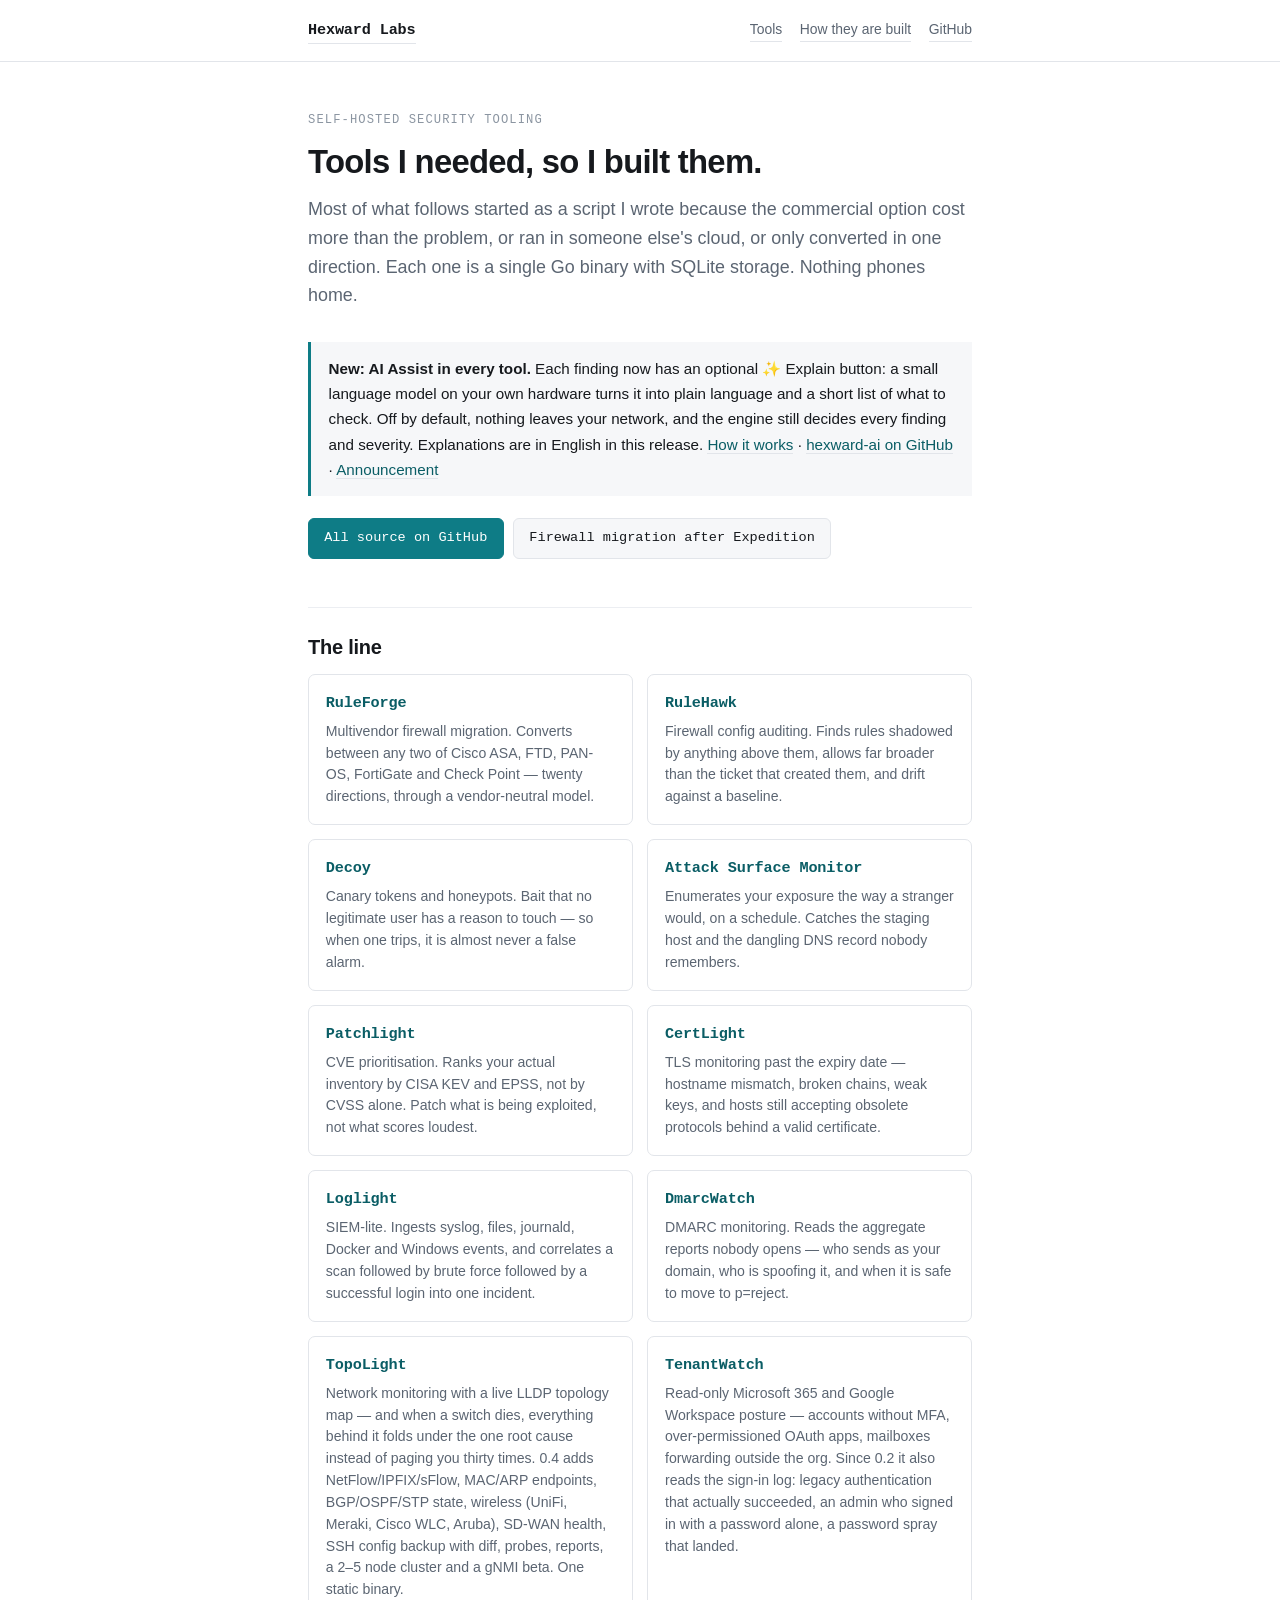
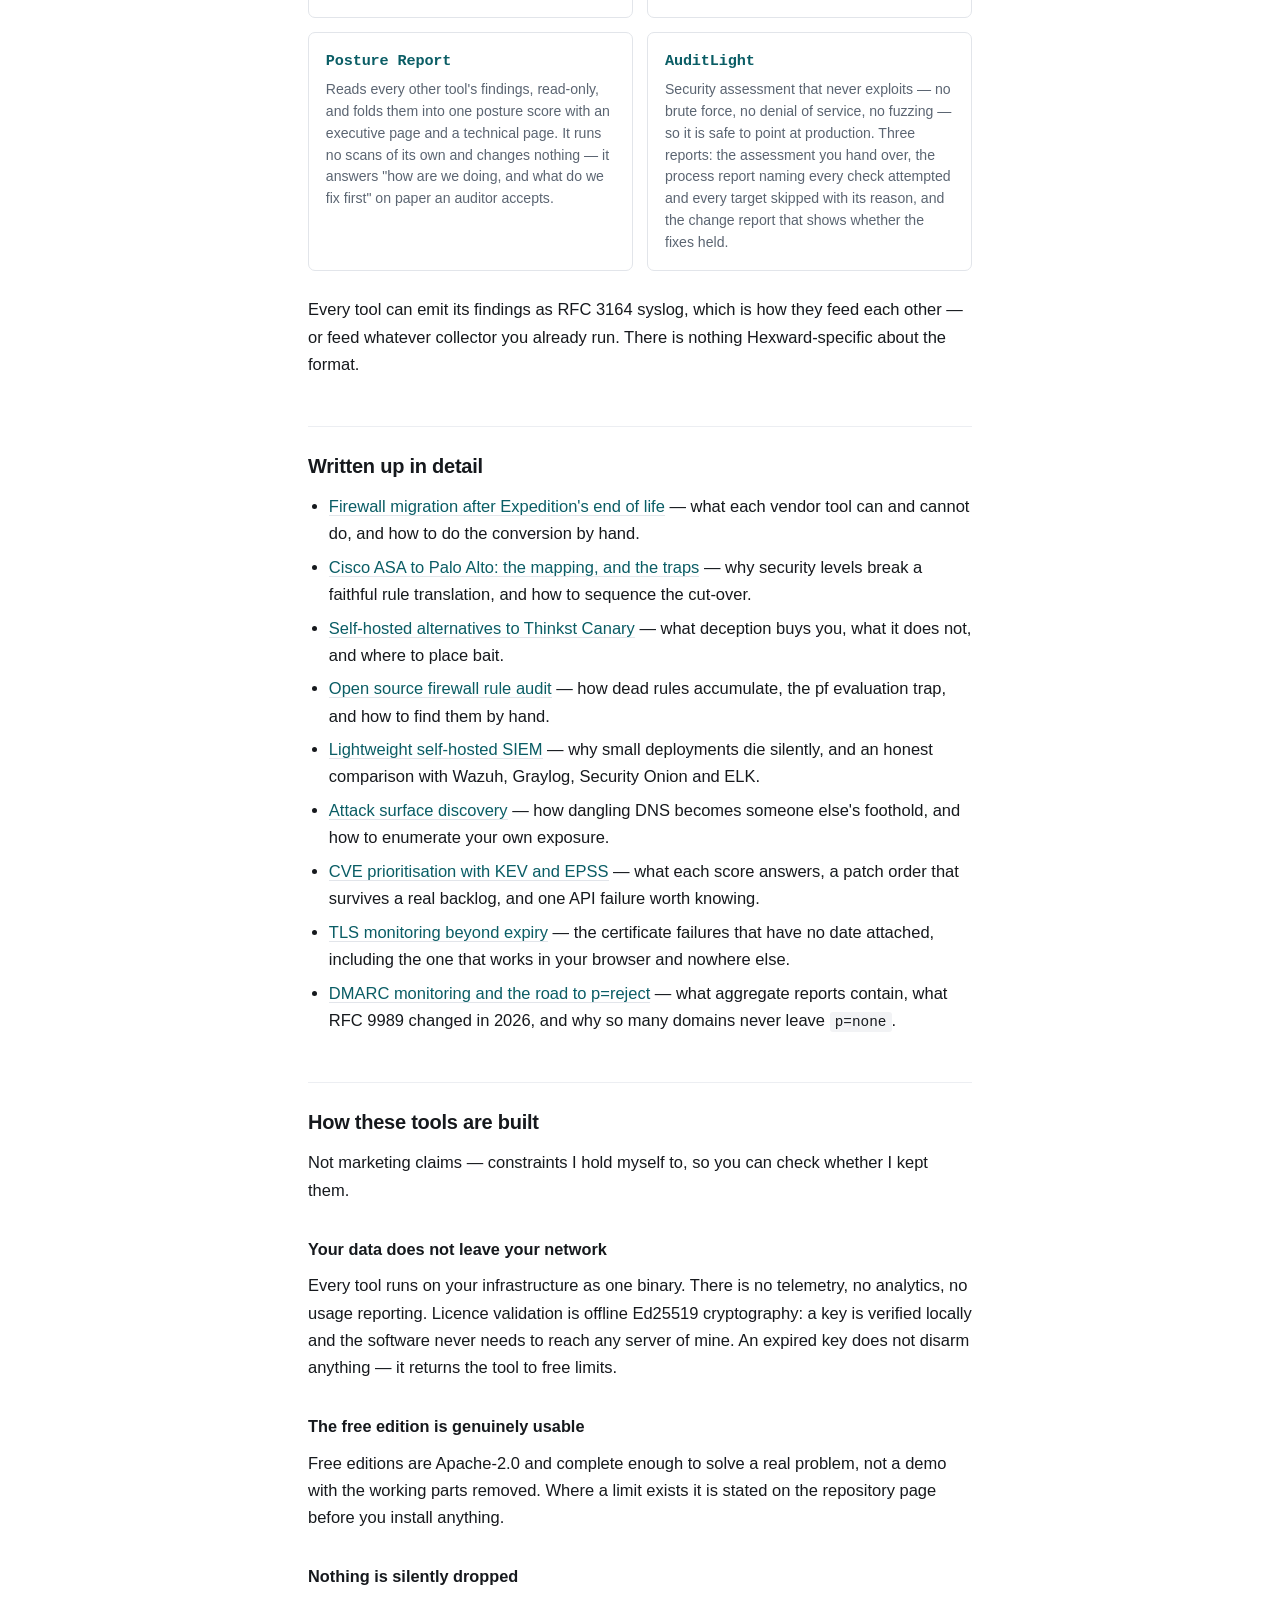
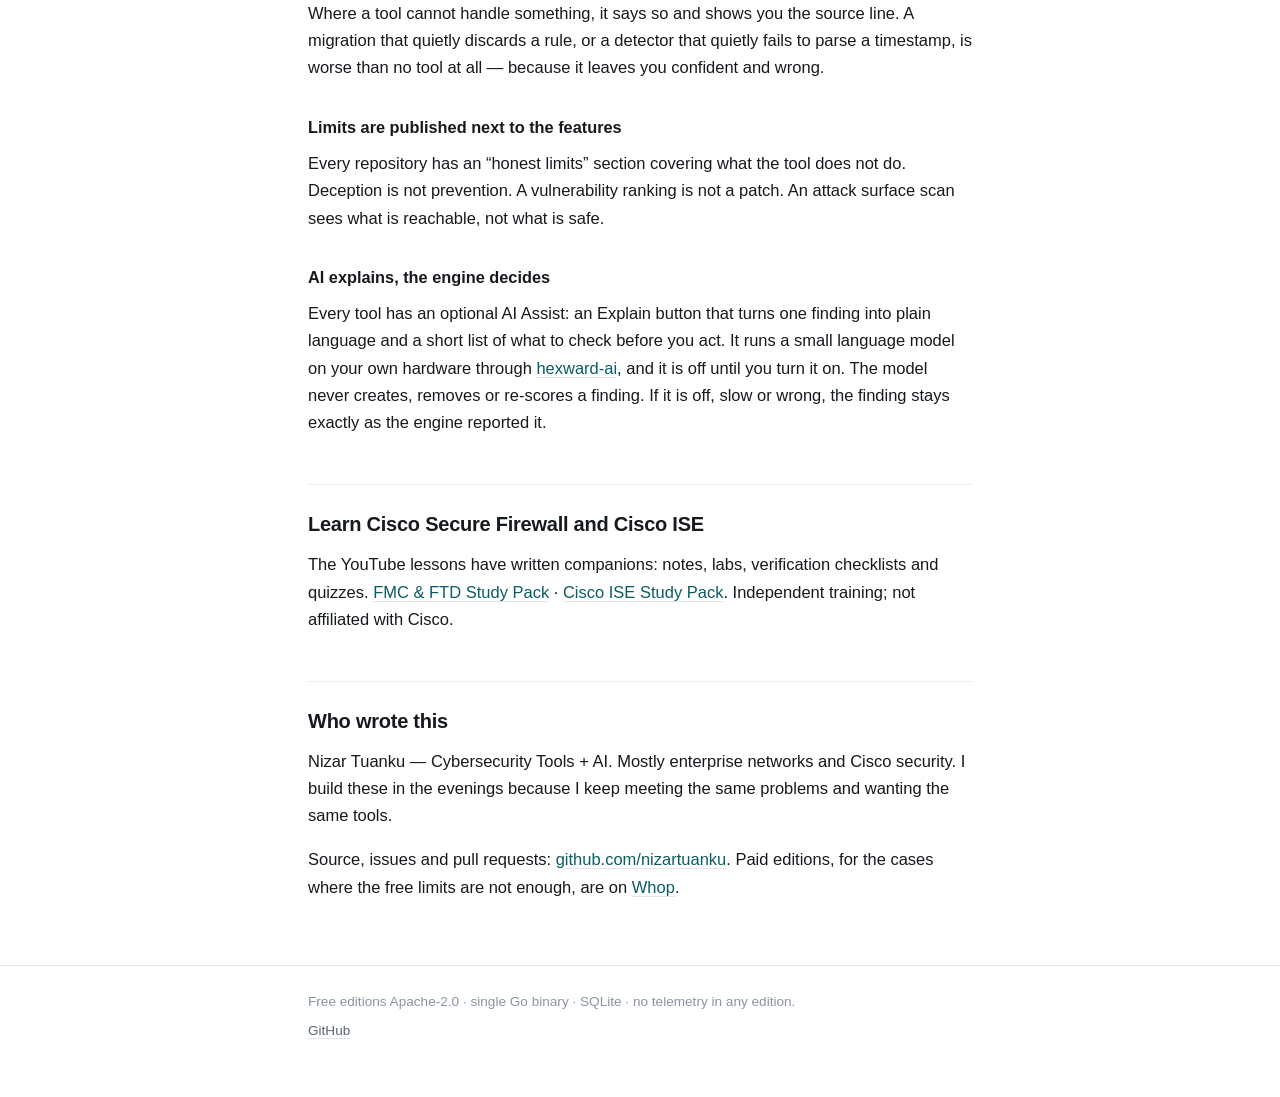
<file: index.html>
<!DOCTYPE html>
<html lang="en">
<head>
<meta charset="utf-8">
<meta name="viewport" content="width=device-width, initial-scale=1">
<title>Hexward Labs — Cybersecurity tools + AI</title>
<meta name="description" content="Twelve self-hosted security tools on one Go core: firewall migration and auditing, attack surface discovery, canary tokens, CVE prioritisation, TLS monitoring, DMARC monitoring and log correlation. Free editions are Apache-2.0. No telemetry. Optional offline AI Assist explains every finding.">
<link rel="canonical" href="https://nizartuanku.github.io/">
<link rel="stylesheet" href="style.css">
<meta property="og:title" content="Hexward Labs — Cybersecurity tools + AI">
<meta property="og:description" content="Twelve self-hosted security tools on one Go core. Single binary, SQLite, offline. Free editions Apache-2.0.">
<meta property="og:type" content="website">
</head>
<body>

<header class="top">
  <div class="wrap">
    <a class="brand" href="index.html">Hexward Labs</a>
    <nav>
      <a href="#tools">Tools</a>
      <a href="#how">How they are built</a>
      <a href="https://github.com/nizartuanku">GitHub</a>
    </nav>
  </div>
</header>

<main class="wrap">

  <p class="kicker">Self-hosted security tooling</p>
  <h1>Tools I needed, so I built them.</h1>

  <p class="lede">Most of what follows started as a script I wrote because the commercial option cost more than the problem, or ran in someone else's cloud, or only converted in one direction. Each one is a single Go binary with SQLite storage. Nothing phones home.</p>

  <div class="note">
    <p><strong>New: AI Assist in every tool.</strong> Each finding now has an optional ✨ Explain button: a small language model on your own hardware turns it into plain language and a short list of what to check. Off by default, nothing leaves your network, and the engine still decides every finding and severity. Explanations are in English in this release. <a href="#ai">How it works</a> · <a href="https://github.com/nizartuanku/hexward-ai">hexward-ai on GitHub</a> · <a href="https://www.linkedin.com/feed/update/urn:li:share:7509105745628434432">Announcement</a></p>
  </div>

  <div class="actions">
    <a class="btn primary" href="https://github.com/nizartuanku">All source on GitHub</a>
    <a class="btn" href="expedition-alternative.html">Firewall migration after Expedition</a>
  </div>

  <h2 id="tools">The line</h2>

  <div class="cards">

    <div class="card">
      <h3><a href="https://github.com/nizartuanku/ruleforge">RuleForge</a></h3>
      <p>Multivendor firewall migration. Converts between any two of Cisco ASA, FTD, PAN-OS, FortiGate and Check Point — twenty directions, through a vendor-neutral model.</p>
    </div>

    <div class="card">
      <h3><a href="https://github.com/nizartuanku/rulehawk">RuleHawk</a></h3>
      <p>Firewall config auditing. Finds rules shadowed by anything above them, allows far broader than the ticket that created them, and drift against a baseline.</p>
    </div>

    <div class="card">
      <h3><a href="https://github.com/nizartuanku/decoy">Decoy</a></h3>
      <p>Canary tokens and honeypots. Bait that no legitimate user has a reason to touch — so when one trips, it is almost never a false alarm.</p>
    </div>

    <div class="card">
      <h3><a href="https://github.com/nizartuanku/attack-surface-monitor">Attack Surface Monitor</a></h3>
      <p>Enumerates your exposure the way a stranger would, on a schedule. Catches the staging host and the dangling DNS record nobody remembers.</p>
    </div>

    <div class="card">
      <h3><a href="https://github.com/nizartuanku/patchlight">Patchlight</a></h3>
      <p>CVE prioritisation. Ranks your actual inventory by CISA KEV and EPSS, not by CVSS alone. Patch what is being exploited, not what scores loudest.</p>
    </div>

    <div class="card">
      <h3><a href="https://github.com/nizartuanku/certlight">CertLight</a></h3>
      <p>TLS monitoring past the expiry date — hostname mismatch, broken chains, weak keys, and hosts still accepting obsolete protocols behind a valid certificate.</p>
    </div>

    <div class="card">
      <h3><a href="https://github.com/nizartuanku/loglight">Loglight</a></h3>
      <p>SIEM-lite. Ingests syslog, files, journald, Docker and Windows events, and correlates a scan followed by brute force followed by a successful login into one incident.</p>
    </div>

    <div class="card">
      <h3><a href="https://github.com/nizartuanku/dmarcwatch">DmarcWatch</a></h3>
      <p>DMARC monitoring. Reads the aggregate reports nobody opens — who sends as your domain, who is spoofing it, and when it is safe to move to p=reject.</p>
    </div>

    <div class="card">
      <h3><a href="https://github.com/nizartuanku/topolight">TopoLight</a></h3>
      <p>Network monitoring with a live LLDP topology map — and when a switch dies, everything behind it folds under the one root cause instead of paging you thirty times. 0.4 adds NetFlow/IPFIX/sFlow, MAC/ARP endpoints, BGP/OSPF/STP state, wireless (UniFi, Meraki, Cisco WLC, Aruba), SD-WAN health, SSH config backup with diff, probes, reports, a 2–5 node cluster and a gNMI beta. One static binary.</p>
    </div>

    <div class="card">
      <h3><a href="https://github.com/nizartuanku/tenantwatch">TenantWatch</a></h3>
      <p>Read-only Microsoft 365 and Google Workspace posture — accounts without MFA, over-permissioned OAuth apps, mailboxes forwarding outside the org. Since 0.2 it also reads the sign-in log: legacy authentication that actually succeeded, an admin who signed in with a password alone, a password spray that landed.</p>
    </div>

    <div class="card">
      <h3><a href="https://github.com/nizartuanku/posture-report">Posture Report</a></h3>
      <p>Reads every other tool's findings, read-only, and folds them into one posture score with an executive page and a technical page. It runs no scans of its own and changes nothing — it answers "how are we doing, and what do we fix first" on paper an auditor accepts.</p>
    </div>

    <div class="card">
      <h3><a href="https://github.com/nizartuanku/auditlight">AuditLight</a></h3>
      <p>Security assessment that never exploits — no brute force, no denial of service, no fuzzing — so it is safe to point at production. Three reports: the assessment you hand over, the process report naming every check attempted and every target skipped with its reason, and the change report that shows whether the fixes held.</p>
    </div>

  </div>

  <p>Every tool can emit its findings as RFC 3164 syslog, which is how they feed each other — or feed whatever collector you already run. There is nothing Hexward-specific about the format.</p>

  <h2>Written up in detail</h2>

  <ul>
    <li><a href="expedition-alternative.html">Firewall migration after Expedition's end of life</a> — what each vendor tool can and cannot do, and how to do the conversion by hand.</li>
    <li><a href="cisco-asa-to-palo-alto.html">Cisco ASA to Palo Alto: the mapping, and the traps</a> — why security levels break a faithful rule translation, and how to sequence the cut-over.</li>
    <li><a href="thinkst-canary-alternative.html">Self-hosted alternatives to Thinkst Canary</a> — what deception buys you, what it does not, and where to place bait.</li>
    <li><a href="firewall-rule-audit.html">Open source firewall rule audit</a> — how dead rules accumulate, the pf evaluation trap, and how to find them by hand.</li>
    <li><a href="lightweight-self-hosted-siem.html">Lightweight self-hosted SIEM</a> — why small deployments die silently, and an honest comparison with Wazuh, Graylog, Security Onion and ELK.</li>
    <li><a href="attack-surface-discovery.html">Attack surface discovery</a> — how dangling DNS becomes someone else's foothold, and how to enumerate your own exposure.</li>
    <li><a href="cve-prioritisation-kev-epss.html">CVE prioritisation with KEV and EPSS</a> — what each score answers, a patch order that survives a real backlog, and one API failure worth knowing.</li>
    <li><a href="tls-certificate-monitoring.html">TLS monitoring beyond expiry</a> — the certificate failures that have no date attached, including the one that works in your browser and nowhere else.</li>
    <li><a href="dmarc-monitoring.html">DMARC monitoring and the road to p=reject</a> — what aggregate reports contain, what RFC 9989 changed in 2026, and why so many domains never leave <code>p=none</code>.</li>
  </ul>

  <h2 id="how">How these tools are built</h2>

  <p>Not marketing claims — constraints I hold myself to, so you can check whether I kept them.</p>

  <h3>Your data does not leave your network</h3>
  <p>Every tool runs on your infrastructure as one binary. There is no telemetry, no analytics, no usage reporting. Licence validation is offline Ed25519 cryptography: a key is verified locally and the software never needs to reach any server of mine. An expired key does not disarm anything — it returns the tool to free limits.</p>

  <h3>The free edition is genuinely usable</h3>
  <p>Free editions are Apache-2.0 and complete enough to solve a real problem, not a demo with the working parts removed. Where a limit exists it is stated on the repository page before you install anything.</p>

  <h3>Nothing is silently dropped</h3>
  <p>Where a tool cannot handle something, it says so and shows you the source line. A migration that quietly discards a rule, or a detector that quietly fails to parse a timestamp, is worse than no tool at all — because it leaves you confident and wrong.</p>

  <h3>Limits are published next to the features</h3>
  <p>Every repository has an “honest limits” section covering what the tool does not do. Deception is not prevention. A vulnerability ranking is not a patch. An attack surface scan sees what is reachable, not what is safe.</p>

  <h3 id="ai">AI explains, the engine decides</h3>
  <p>Every tool has an optional AI Assist: an Explain button that turns one finding into plain language and a short list of what to check before you act. It runs a small language model on your own hardware through <a href="https://github.com/nizartuanku/hexward-ai">hexward-ai</a>, and it is off until you turn it on. The model never creates, removes or re-scores a finding. If it is off, slow or wrong, the finding stays exactly as the engine reported it.</p>

  <h2>Learn Cisco Secure Firewall and Cisco ISE</h2>

  <p>The YouTube lessons have written companions: notes, labs, verification checklists and quizzes. <a href="https://whop.com/nizar-tuanku/fmc-ftd-study-pack/?utm_source=github_pages&amp;utm_medium=hub&amp;utm_campaign=studypack">FMC &amp; FTD Study Pack</a> · <a href="https://whop.com/nizar-tuanku/cisco-ise-study-pack/?utm_source=github_pages&amp;utm_medium=hub&amp;utm_campaign=studypack_ise">Cisco ISE Study Pack</a>. Independent training; not affiliated with Cisco.</p>

  <h2>Who wrote this</h2>

  <p>Nizar Tuanku — Cybersecurity Tools + AI. Mostly enterprise networks and Cisco security. I build these in the evenings because I keep meeting the same problems and wanting the same tools.</p>

  <p>Source, issues and pull requests: <a href="https://github.com/nizartuanku">github.com/nizartuanku</a>. Paid editions, for the cases where the free limits are not enough, are on <a href="https://whop.com/nizar-tuanku?utm_source=github_pages&amp;utm_medium=hub">Whop</a>.</p>

</main>

<footer class="bottom">
  <div class="wrap">
    <p>Free editions Apache-2.0 · single Go binary · SQLite · no telemetry in any edition.</p>
    <p><a href="https://github.com/nizartuanku">GitHub</a></p>
  </div>
</footer>

</body>
</html>
</file>
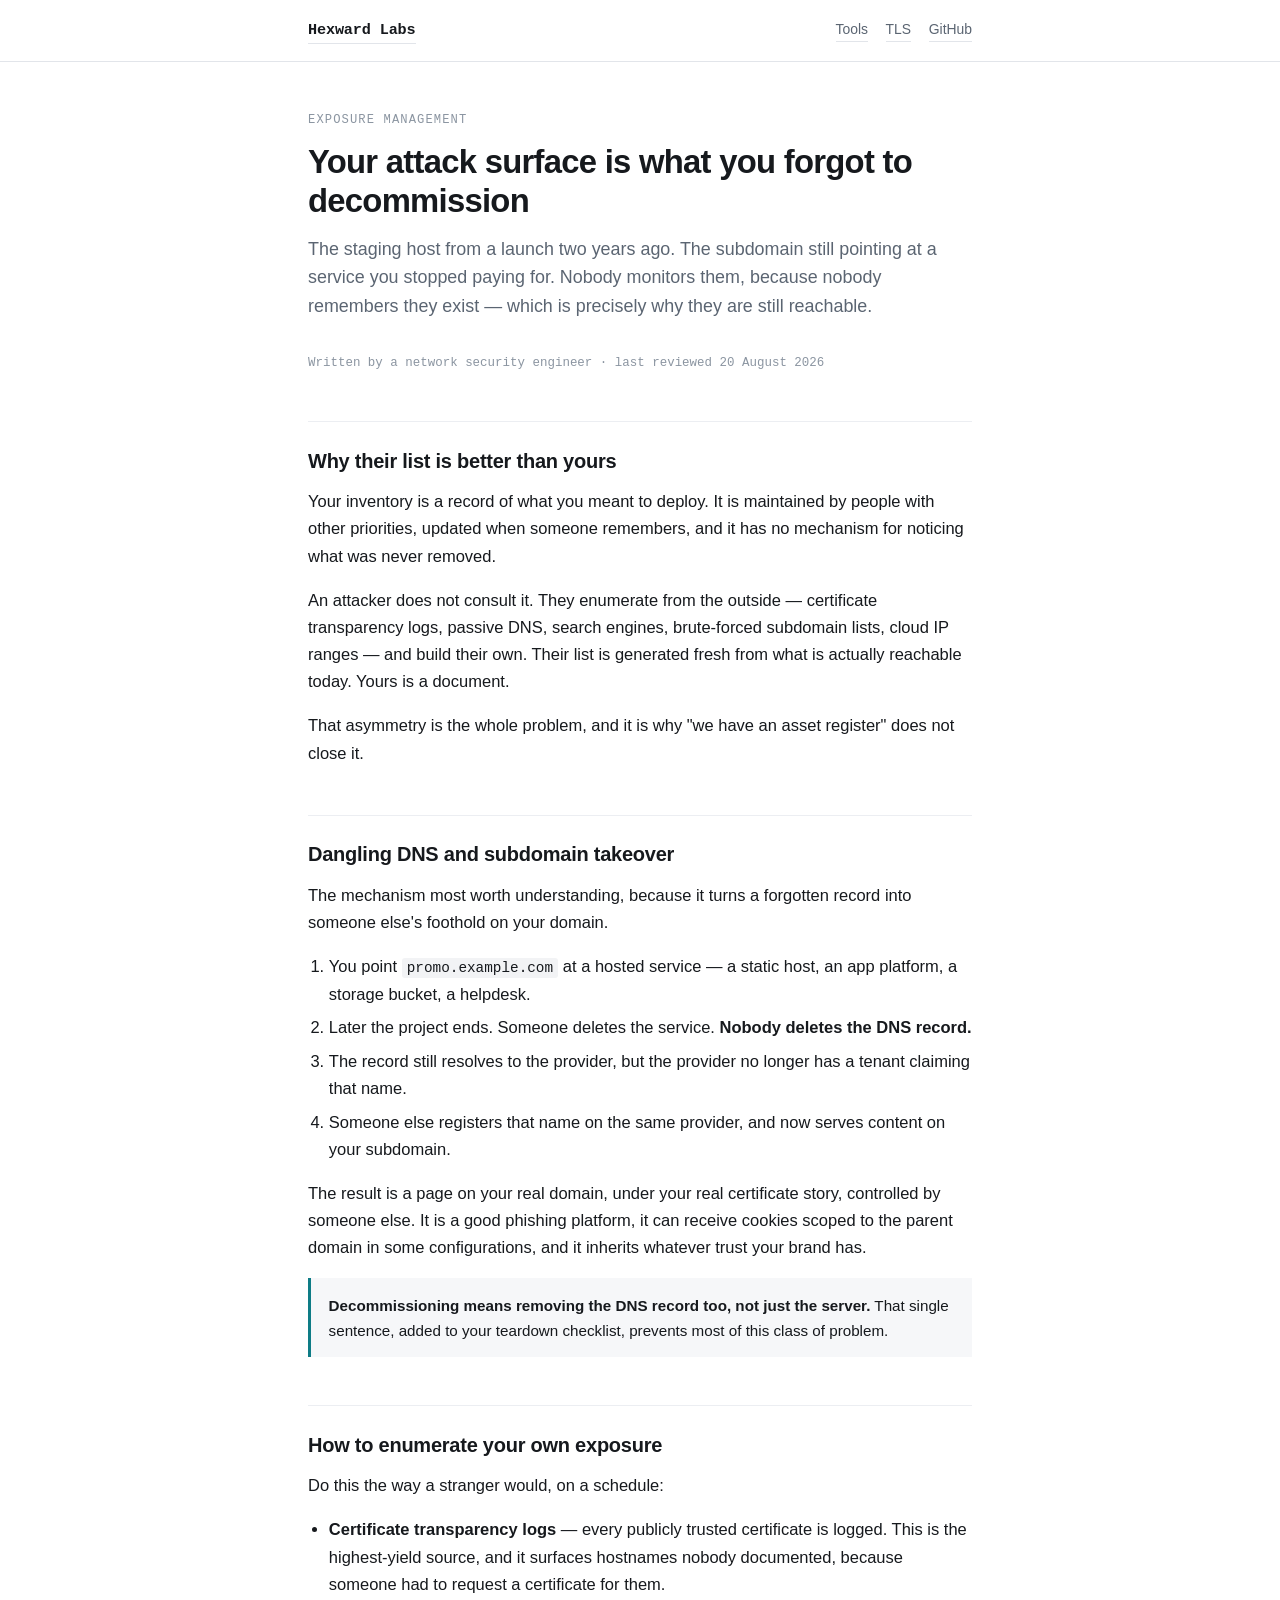
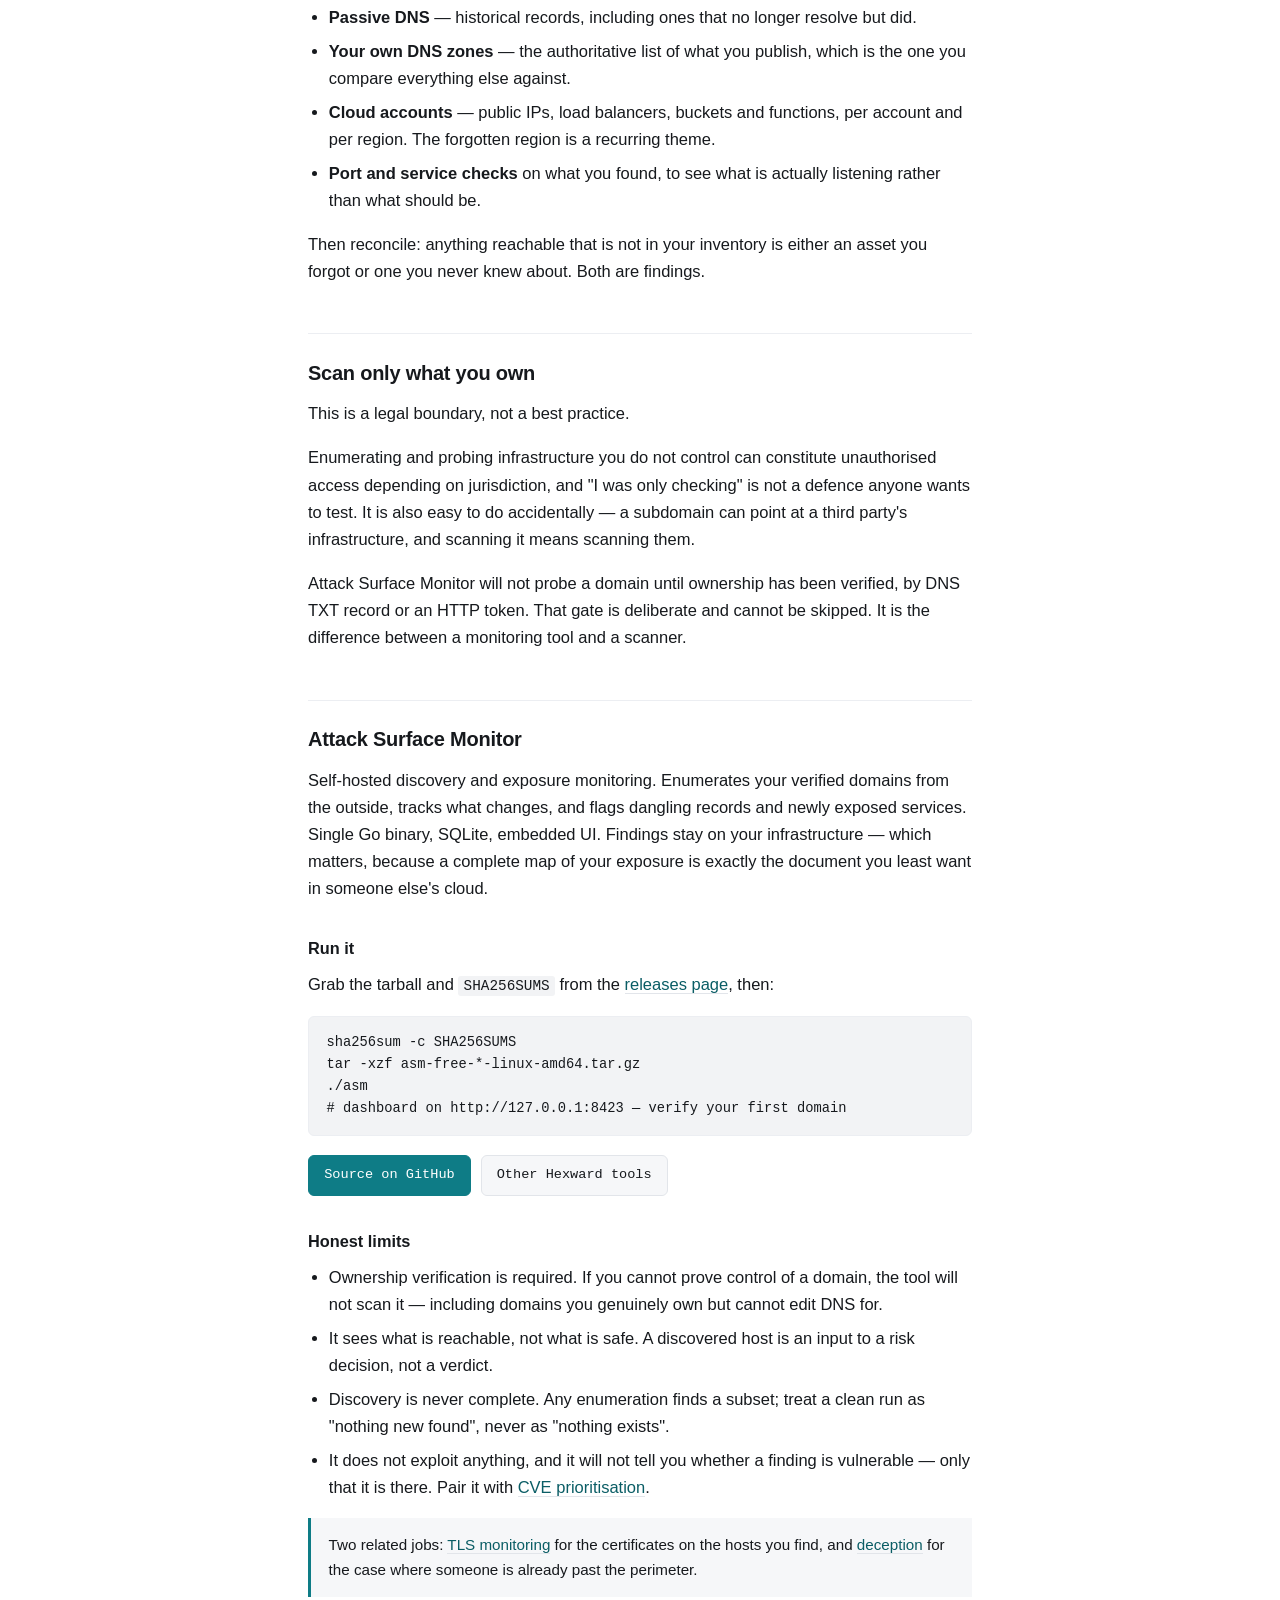
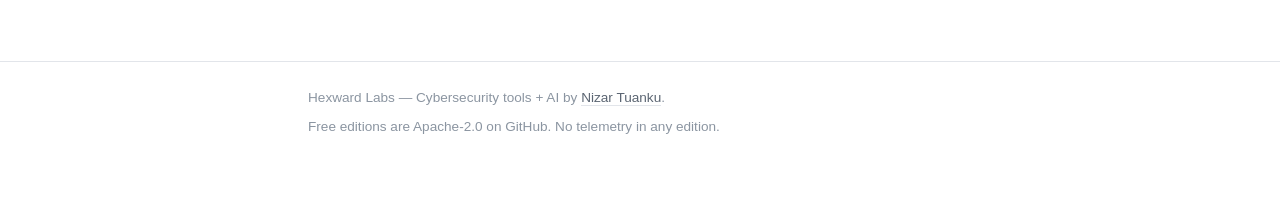
<file: attack-surface-discovery.html>
<!DOCTYPE html>
<html lang="en">
<head>
<meta charset="utf-8">
<meta name="viewport" content="width=device-width, initial-scale=1">
<title>Self-hosted attack surface discovery — dangling DNS and the hosts you forgot | Hexward Labs</title>
<meta name="description" content="Your attack surface is not what you deployed, it is what you forgot to decommission. How subdomain takeover works, how to enumerate your own exposure, and a free offline tool that only scans what you can prove you own.">
<link rel="canonical" href="https://nizartuanku.github.io/attack-surface-discovery.html">
<link rel="stylesheet" href="style.css">
<meta property="og:title" content="Self-hosted attack surface discovery">
<meta property="og:description" content="Attackers do not consult your inventory. They build their own — which means theirs is more accurate.">
<meta property="og:type" content="article">
</head>
<body>

<header class="top">
  <div class="wrap">
    <a class="brand" href="index.html">Hexward Labs</a>
    <nav>
      <a href="index.html">Tools</a>
      <a href="tls-certificate-monitoring.html">TLS</a>
      <a href="https://github.com/nizartuanku">GitHub</a>
    </nav>
  </div>
</header>

<main class="wrap">

  <p class="kicker">Exposure management</p>
  <h1>Your attack surface is what you forgot to decommission</h1>

  <p class="lede">The staging host from a launch two years ago. The subdomain still pointing at a service you stopped paying for. Nobody monitors them, because nobody remembers they exist — which is precisely why they are still reachable.</p>

  <p class="meta">Written by a network security engineer · last reviewed 20 August 2026</p>

  <h2>Why their list is better than yours</h2>

  <p>Your inventory is a record of what you meant to deploy. It is maintained by people with other priorities, updated when someone remembers, and it has no mechanism for noticing what was never removed.</p>

  <p>An attacker does not consult it. They enumerate from the outside — certificate transparency logs, passive DNS, search engines, brute-forced subdomain lists, cloud IP ranges — and build their own. Their list is generated fresh from what is actually reachable today. Yours is a document.</p>

  <p>That asymmetry is the whole problem, and it is why "we have an asset register" does not close it.</p>

  <h2>Dangling DNS and subdomain takeover</h2>

  <p>The mechanism most worth understanding, because it turns a forgotten record into someone else's foothold on your domain.</p>

  <ol>
    <li>You point <code>promo.example.com</code> at a hosted service — a static host, an app platform, a storage bucket, a helpdesk.</li>
    <li>Later the project ends. Someone deletes the service. <strong>Nobody deletes the DNS record.</strong></li>
    <li>The record still resolves to the provider, but the provider no longer has a tenant claiming that name.</li>
    <li>Someone else registers that name on the same provider, and now serves content on your subdomain.</li>
  </ol>

  <p>The result is a page on your real domain, under your real certificate story, controlled by someone else. It is a good phishing platform, it can receive cookies scoped to the parent domain in some configurations, and it inherits whatever trust your brand has.</p>

  <div class="note">
    <p><strong>Decommissioning means removing the DNS record too, not just the server.</strong> That single sentence, added to your teardown checklist, prevents most of this class of problem.</p>
  </div>

  <h2>How to enumerate your own exposure</h2>

  <p>Do this the way a stranger would, on a schedule:</p>

  <ul>
    <li><strong>Certificate transparency logs</strong> — every publicly trusted certificate is logged. This is the highest-yield source, and it surfaces hostnames nobody documented, because someone had to request a certificate for them.</li>
    <li><strong>Passive DNS</strong> — historical records, including ones that no longer resolve but did.</li>
    <li><strong>Your own DNS zones</strong> — the authoritative list of what you publish, which is the one you compare everything else against.</li>
    <li><strong>Cloud accounts</strong> — public IPs, load balancers, buckets and functions, per account and per region. The forgotten region is a recurring theme.</li>
    <li><strong>Port and service checks</strong> on what you found, to see what is actually listening rather than what should be.</li>
  </ul>

  <p>Then reconcile: anything reachable that is not in your inventory is either an asset you forgot or one you never knew about. Both are findings.</p>

  <h2>Scan only what you own</h2>

  <p>This is a legal boundary, not a best practice.</p>

  <p>Enumerating and probing infrastructure you do not control can constitute unauthorised access depending on jurisdiction, and "I was only checking" is not a defence anyone wants to test. It is also easy to do accidentally — a subdomain can point at a third party's infrastructure, and scanning it means scanning them.</p>

  <p>Attack Surface Monitor will not probe a domain until ownership has been verified, by DNS TXT record or an HTTP token. That gate is deliberate and cannot be skipped. It is the difference between a monitoring tool and a scanner.</p>

  <h2>Attack Surface Monitor</h2>

  <p>Self-hosted discovery and exposure monitoring. Enumerates your verified domains from the outside, tracks what changes, and flags dangling records and newly exposed services. Single Go binary, SQLite, embedded UI. Findings stay on your infrastructure — which matters, because a complete map of your exposure is exactly the document you least want in someone else's cloud.</p>

  <h3>Run it</h3>

  <p>Grab the tarball and <code>SHA256SUMS</code> from the <a href="https://github.com/nizartuanku/attack-surface-monitor/releases">releases page</a>, then:</p>

  <pre><code>sha256sum -c SHA256SUMS
tar -xzf asm-free-*-linux-amd64.tar.gz
./asm
# dashboard on http://127.0.0.1:8423 — verify your first domain</code></pre>

  <div class="actions">
    <a class="btn primary" href="https://github.com/nizartuanku/attack-surface-monitor">Source on GitHub</a>
    <a class="btn" href="index.html">Other Hexward tools</a>
  </div>

  <h3>Honest limits</h3>
  <ul>
    <li>Ownership verification is required. If you cannot prove control of a domain, the tool will not scan it — including domains you genuinely own but cannot edit DNS for.</li>
    <li>It sees what is reachable, not what is safe. A discovered host is an input to a risk decision, not a verdict.</li>
    <li>Discovery is never complete. Any enumeration finds a subset; treat a clean run as "nothing new found", never as "nothing exists".</li>
    <li>It does not exploit anything, and it will not tell you whether a finding is vulnerable — only that it is there. Pair it with <a href="cve-prioritisation-kev-epss.html">CVE prioritisation</a>.</li>
  </ul>

  <div class="note">
    <p>Two related jobs: <a href="tls-certificate-monitoring.html">TLS monitoring</a> for the certificates on the hosts you find, and <a href="thinkst-canary-alternative.html">deception</a> for the case where someone is already past the perimeter.</p>
  </div>

</main>

<footer class="bottom">
  <div class="wrap">
    <p>Hexward Labs — Cybersecurity tools + AI by <a href="https://github.com/nizartuanku">Nizar Tuanku</a>.</p>
    <p>Free editions are Apache-2.0 on GitHub. No telemetry in any edition.</p>
  </div>
</footer>

</body>
</html>
</file>
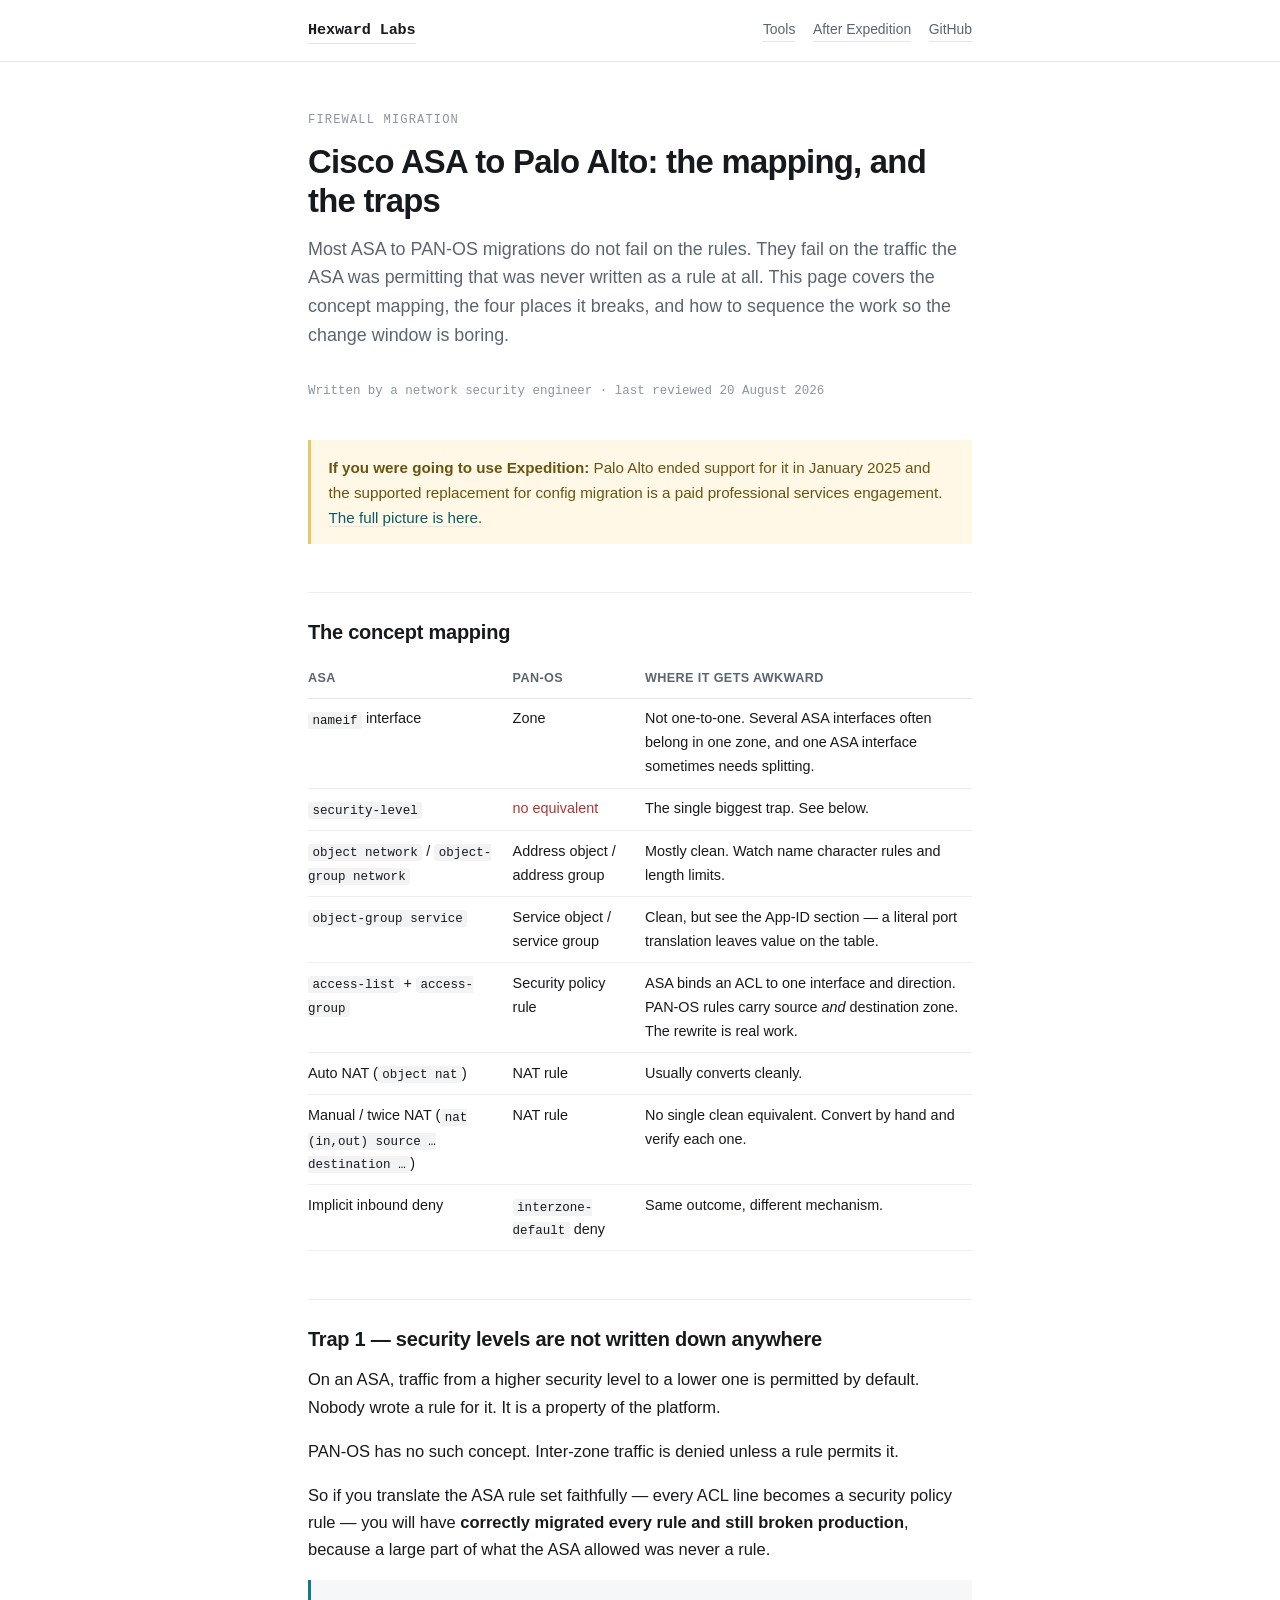
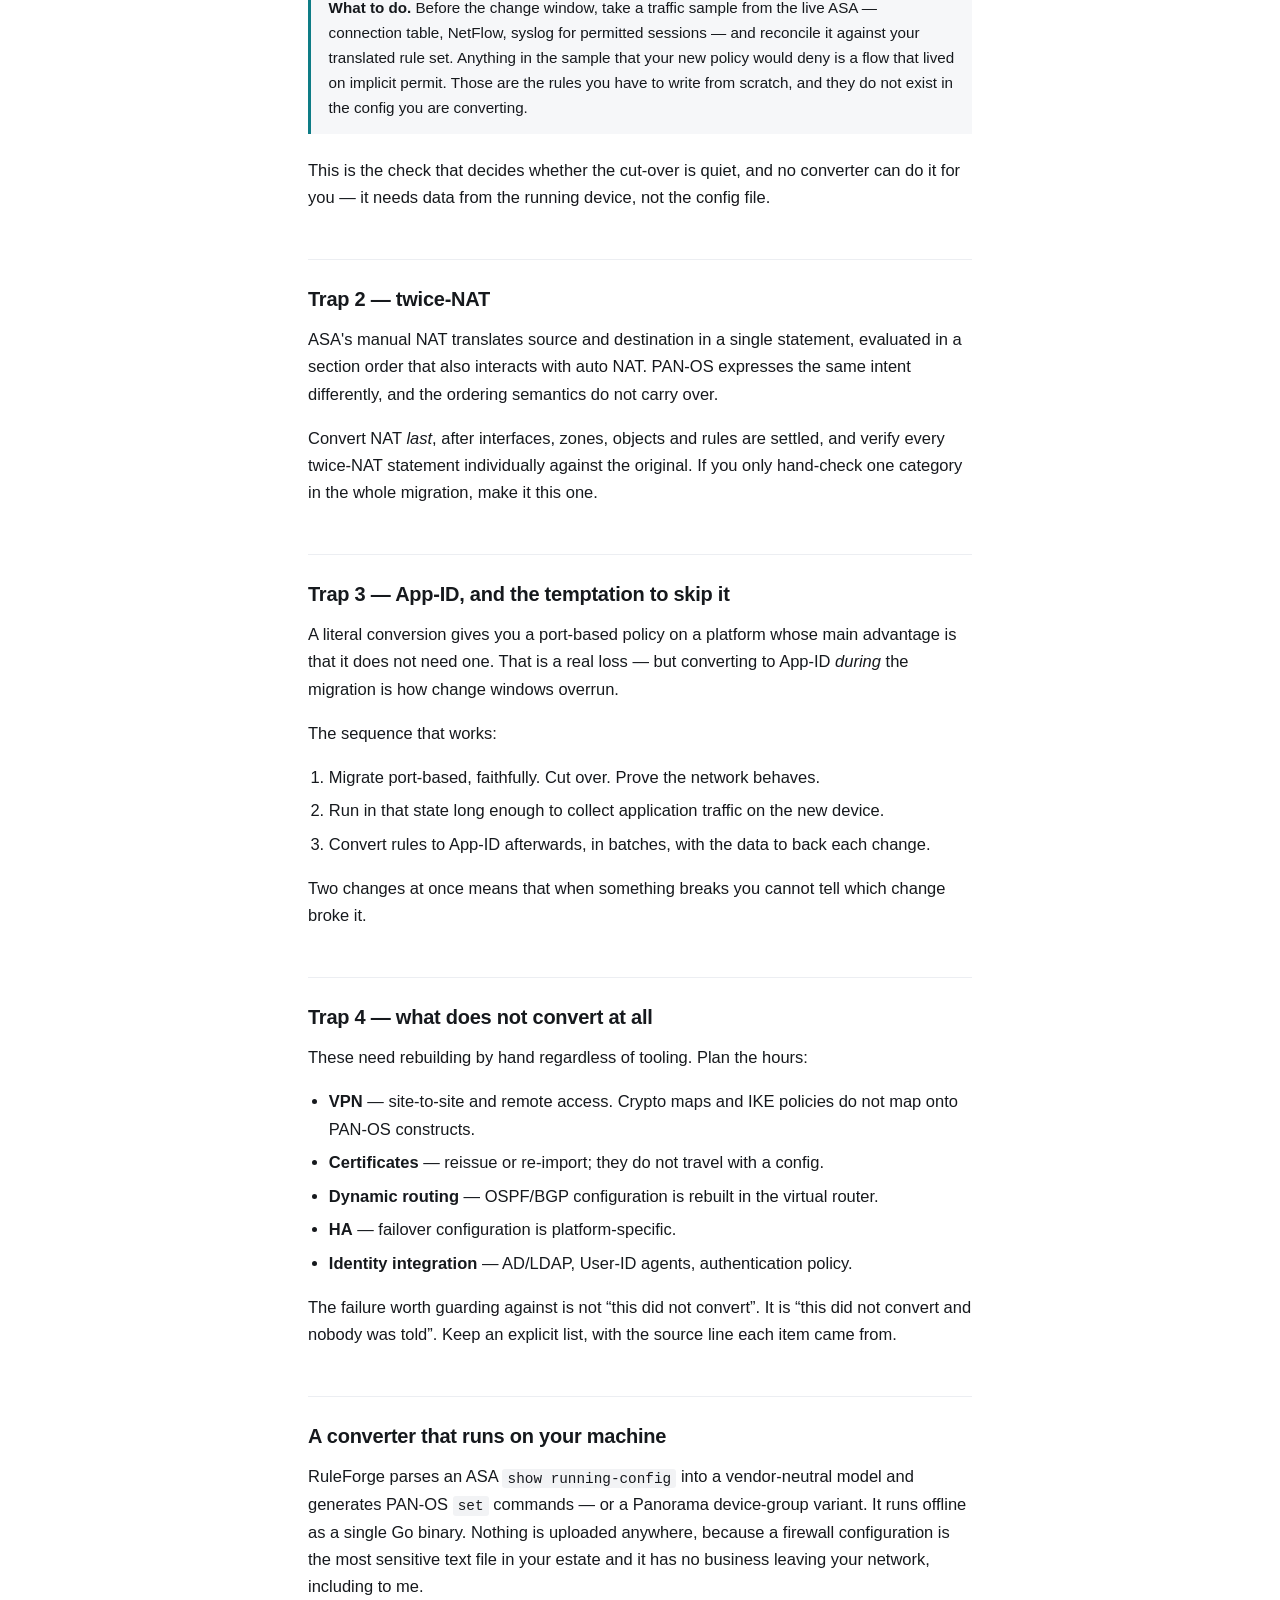
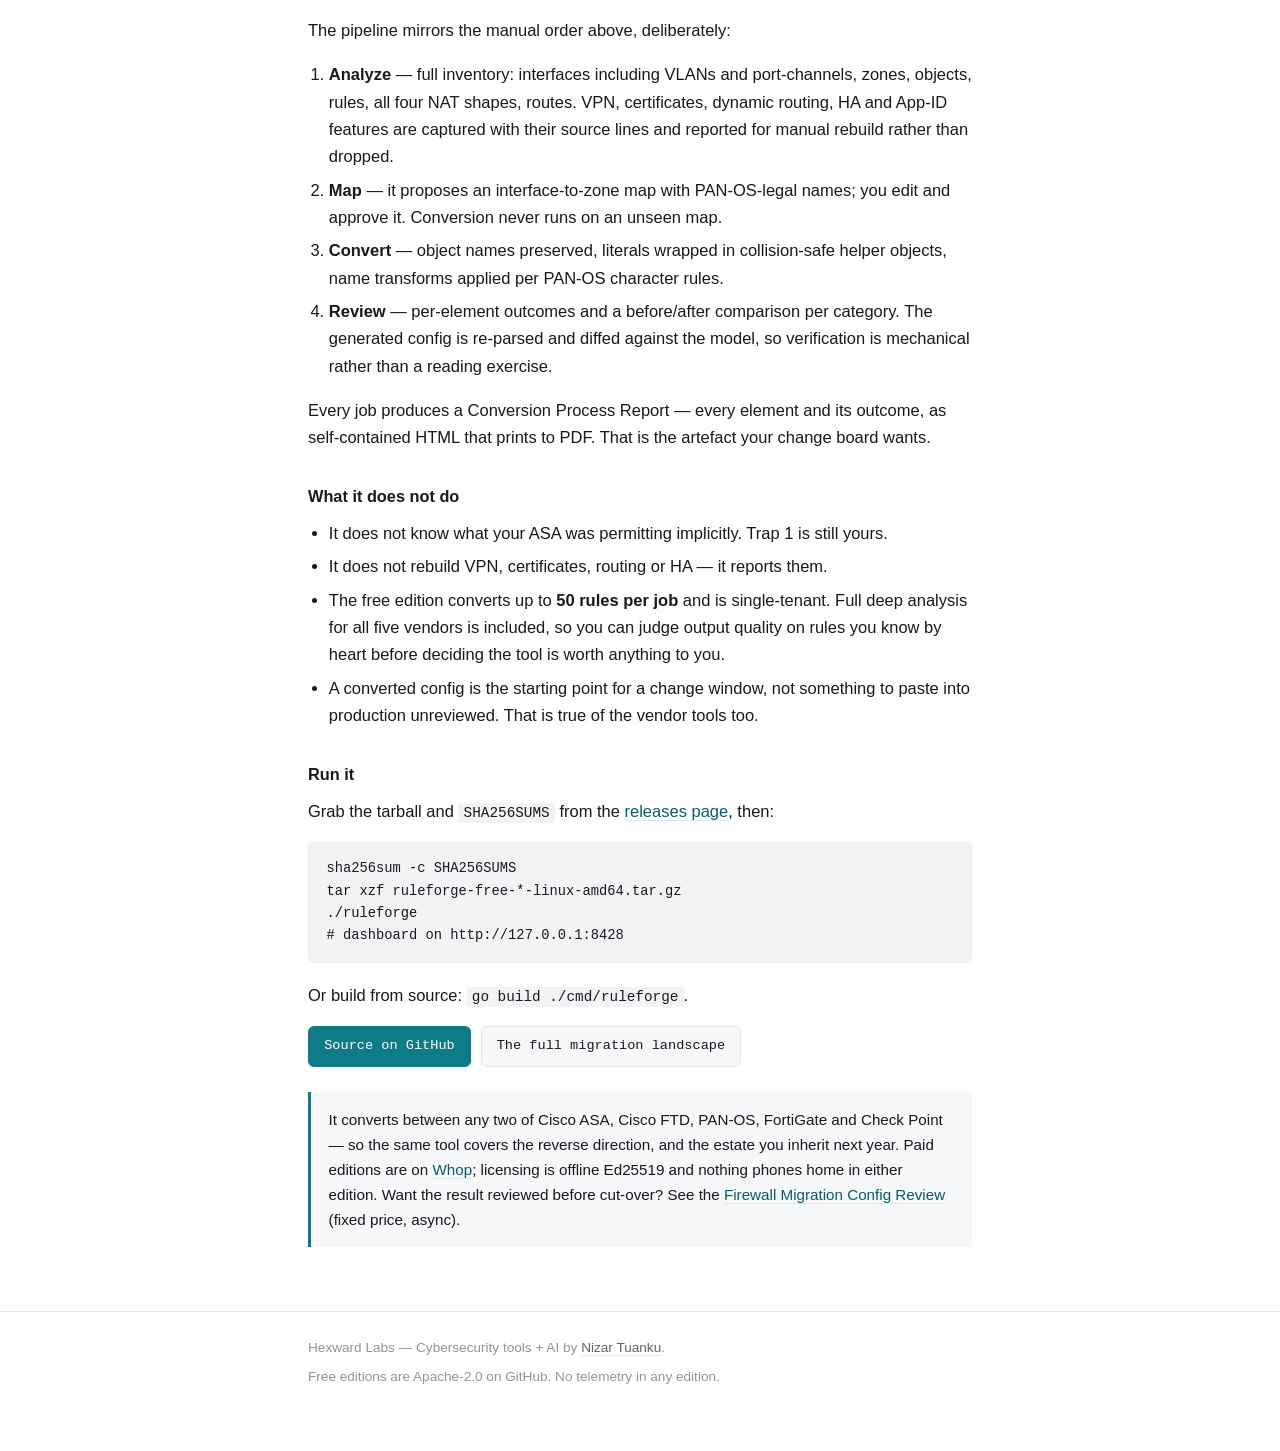
<file: cisco-asa-to-palo-alto.html>
<!DOCTYPE html>
<html lang="en">
<head>
<meta charset="utf-8">
<meta name="viewport" content="width=device-width, initial-scale=1">
<title>Cisco ASA to Palo Alto migration — the mapping, the traps, and a free converter | Hexward Labs</title>
<meta name="description" content="How ASA concepts map onto PAN-OS, why a literal rule translation silently breaks traffic, how to handle twice-NAT and App-ID, and a free self-hosted converter that runs offline.">
<link rel="canonical" href="https://nizartuanku.github.io/cisco-asa-to-palo-alto.html">
<link rel="stylesheet" href="style.css">
<meta property="og:title" content="Cisco ASA to Palo Alto migration — the mapping and the traps">
<meta property="og:description" content="Security levels have no PAN-OS equivalent. That single fact breaks more migrations than anything else.">
<meta property="og:type" content="article">
</head>
<body>

<header class="top">
  <div class="wrap">
    <a class="brand" href="index.html">Hexward Labs</a>
    <nav>
      <a href="index.html">Tools</a>
      <a href="expedition-alternative.html">After Expedition</a>
      <a href="https://github.com/nizartuanku">GitHub</a>
    </nav>
  </div>
</header>

<main class="wrap">

  <p class="kicker">Firewall migration</p>
  <h1>Cisco ASA to Palo Alto: the mapping, and the traps</h1>

  <p class="lede">Most ASA to PAN-OS migrations do not fail on the rules. They fail on the traffic the ASA was permitting that was never written as a rule at all. This page covers the concept mapping, the four places it breaks, and how to sequence the work so the change window is boring.</p>

  <p class="meta">Written by a network security engineer · last reviewed 20 August 2026</p>

  <div class="warn">
    <p><strong>If you were going to use Expedition:</strong> Palo Alto ended support for it in January 2025 and the supported replacement for config migration is a paid professional services engagement. <a href="expedition-alternative.html">The full picture is here.</a></p>
  </div>

  <h2>The concept mapping</h2>

  <div class="tablewrap">
  <table>
    <thead><tr><th>ASA</th><th>PAN-OS</th><th>Where it gets awkward</th></tr></thead>
    <tbody>
      <tr>
        <td><code>nameif</code> interface</td>
        <td>Zone</td>
        <td>Not one-to-one. Several ASA interfaces often belong in one zone, and one ASA interface sometimes needs splitting.</td>
      </tr>
      <tr>
        <td><code>security-level</code></td>
        <td class="n">no equivalent</td>
        <td>The single biggest trap. See below.</td>
      </tr>
      <tr>
        <td><code>object network</code> / <code>object-group network</code></td>
        <td>Address object / address group</td>
        <td>Mostly clean. Watch name character rules and length limits.</td>
      </tr>
      <tr>
        <td><code>object-group service</code></td>
        <td>Service object / service group</td>
        <td>Clean, but see the App-ID section — a literal port translation leaves value on the table.</td>
      </tr>
      <tr>
        <td><code>access-list</code> + <code>access-group</code></td>
        <td>Security policy rule</td>
        <td>ASA binds an ACL to one interface and direction. PAN-OS rules carry source <em>and</em> destination zone. The rewrite is real work.</td>
      </tr>
      <tr>
        <td>Auto NAT (<code>object nat</code>)</td>
        <td>NAT rule</td>
        <td>Usually converts cleanly.</td>
      </tr>
      <tr>
        <td>Manual / twice NAT (<code>nat (in,out) source … destination …</code>)</td>
        <td>NAT rule</td>
        <td>No single clean equivalent. Convert by hand and verify each one.</td>
      </tr>
      <tr>
        <td>Implicit inbound deny</td>
        <td><code>interzone-default</code> deny</td>
        <td>Same outcome, different mechanism.</td>
      </tr>
    </tbody>
  </table>
  </div>

  <h2>Trap 1 — security levels are not written down anywhere</h2>

  <p>On an ASA, traffic from a higher security level to a lower one is permitted by default. Nobody wrote a rule for it. It is a property of the platform.</p>

  <p>PAN-OS has no such concept. Inter-zone traffic is denied unless a rule permits it.</p>

  <p>So if you translate the ASA rule set faithfully — every ACL line becomes a security policy rule — you will have <strong>correctly migrated every rule and still broken production</strong>, because a large part of what the ASA allowed was never a rule.</p>

  <div class="note">
    <p><strong>What to do.</strong> Before the change window, take a traffic sample from the live ASA — connection table, NetFlow, syslog for permitted sessions — and reconcile it against your translated rule set. Anything in the sample that your new policy would deny is a flow that lived on implicit permit. Those are the rules you have to write from scratch, and they do not exist in the config you are converting.</p>
  </div>

  <p>This is the check that decides whether the cut-over is quiet, and no converter can do it for you — it needs data from the running device, not the config file.</p>

  <h2>Trap 2 — twice-NAT</h2>

  <p>ASA's manual NAT translates source and destination in a single statement, evaluated in a section order that also interacts with auto NAT. PAN-OS expresses the same intent differently, and the ordering semantics do not carry over.</p>

  <p>Convert NAT <em>last</em>, after interfaces, zones, objects and rules are settled, and verify every twice-NAT statement individually against the original. If you only hand-check one category in the whole migration, make it this one.</p>

  <h2>Trap 3 — App-ID, and the temptation to skip it</h2>

  <p>A literal conversion gives you a port-based policy on a platform whose main advantage is that it does not need one. That is a real loss — but converting to App-ID <em>during</em> the migration is how change windows overrun.</p>

  <p>The sequence that works:</p>

  <ol>
    <li>Migrate port-based, faithfully. Cut over. Prove the network behaves.</li>
    <li>Run in that state long enough to collect application traffic on the new device.</li>
    <li>Convert rules to App-ID afterwards, in batches, with the data to back each change.</li>
  </ol>

  <p>Two changes at once means that when something breaks you cannot tell which change broke it.</p>

  <h2>Trap 4 — what does not convert at all</h2>

  <p>These need rebuilding by hand regardless of tooling. Plan the hours:</p>

  <ul>
    <li><strong>VPN</strong> — site-to-site and remote access. Crypto maps and IKE policies do not map onto PAN-OS constructs.</li>
    <li><strong>Certificates</strong> — reissue or re-import; they do not travel with a config.</li>
    <li><strong>Dynamic routing</strong> — OSPF/BGP configuration is rebuilt in the virtual router.</li>
    <li><strong>HA</strong> — failover configuration is platform-specific.</li>
    <li><strong>Identity integration</strong> — AD/LDAP, User-ID agents, authentication policy.</li>
  </ul>

  <p>The failure worth guarding against is not “this did not convert”. It is “this did not convert and nobody was told”. Keep an explicit list, with the source line each item came from.</p>

  <h2>A converter that runs on your machine</h2>

  <p>RuleForge parses an ASA <code>show running-config</code> into a vendor-neutral model and generates PAN-OS <code>set</code> commands — or a Panorama device-group variant. It runs offline as a single Go binary. Nothing is uploaded anywhere, because a firewall configuration is the most sensitive text file in your estate and it has no business leaving your network, including to me.</p>

  <p>The pipeline mirrors the manual order above, deliberately:</p>

  <ol>
    <li><strong>Analyze</strong> — full inventory: interfaces including VLANs and port-channels, zones, objects, rules, all four NAT shapes, routes. VPN, certificates, dynamic routing, HA and App-ID features are captured with their source lines and reported for manual rebuild rather than dropped.</li>
    <li><strong>Map</strong> — it proposes an interface-to-zone map with PAN-OS-legal names; you edit and approve it. Conversion never runs on an unseen map.</li>
    <li><strong>Convert</strong> — object names preserved, literals wrapped in collision-safe helper objects, name transforms applied per PAN-OS character rules.</li>
    <li><strong>Review</strong> — per-element outcomes and a before/after comparison per category. The generated config is re-parsed and diffed against the model, so verification is mechanical rather than a reading exercise.</li>
  </ol>

  <p>Every job produces a Conversion Process Report — every element and its outcome, as self-contained HTML that prints to PDF. That is the artefact your change board wants.</p>

  <h3>What it does not do</h3>
  <ul>
    <li>It does not know what your ASA was permitting implicitly. Trap 1 is still yours.</li>
    <li>It does not rebuild VPN, certificates, routing or HA — it reports them.</li>
    <li>The free edition converts up to <strong>50 rules per job</strong> and is single-tenant. Full deep analysis for all five vendors is included, so you can judge output quality on rules you know by heart before deciding the tool is worth anything to you.</li>
    <li>A converted config is the starting point for a change window, not something to paste into production unreviewed. That is true of the vendor tools too.</li>
  </ul>

  <h3>Run it</h3>

  <p>Grab the tarball and <code>SHA256SUMS</code> from the <a href="https://github.com/nizartuanku/ruleforge/releases">releases page</a>, then:</p>

  <pre><code>sha256sum -c SHA256SUMS
tar xzf ruleforge-free-*-linux-amd64.tar.gz
./ruleforge
# dashboard on http://127.0.0.1:8428</code></pre>

  <p>Or build from source: <code>go build ./cmd/ruleforge</code>.</p>

  <div class="actions">
    <a class="btn primary" href="https://github.com/nizartuanku/ruleforge">Source on GitHub</a>
    <a class="btn" href="expedition-alternative.html">The full migration landscape</a>
  </div>

  <div class="note">
    <p>It converts between any two of Cisco ASA, Cisco FTD, PAN-OS, FortiGate and Check Point — so the same tool covers the reverse direction, and the estate you inherit next year. Paid editions are on <a href="https://whop.com/nizar-tuanku/ruleforge?utm_source=github_pages&amp;utm_medium=asa_to_pan">Whop</a>; licensing is offline Ed25519 and nothing phones home in either edition. Want the result reviewed before cut-over? See the <a href="https://whop.com/nizar-tuanku/firewall-migration-review/?utm_source=github_pages&amp;utm_medium=asa_to_pan">Firewall Migration Config Review</a> (fixed price, async).</p>
  </div>

</main>

<footer class="bottom">
  <div class="wrap">
    <p>Hexward Labs — Cybersecurity tools + AI by <a href="https://github.com/nizartuanku">Nizar Tuanku</a>.</p>
    <p>Free editions are Apache-2.0 on GitHub. No telemetry in any edition.</p>
  </div>
</footer>

</body>
</html>
</file>
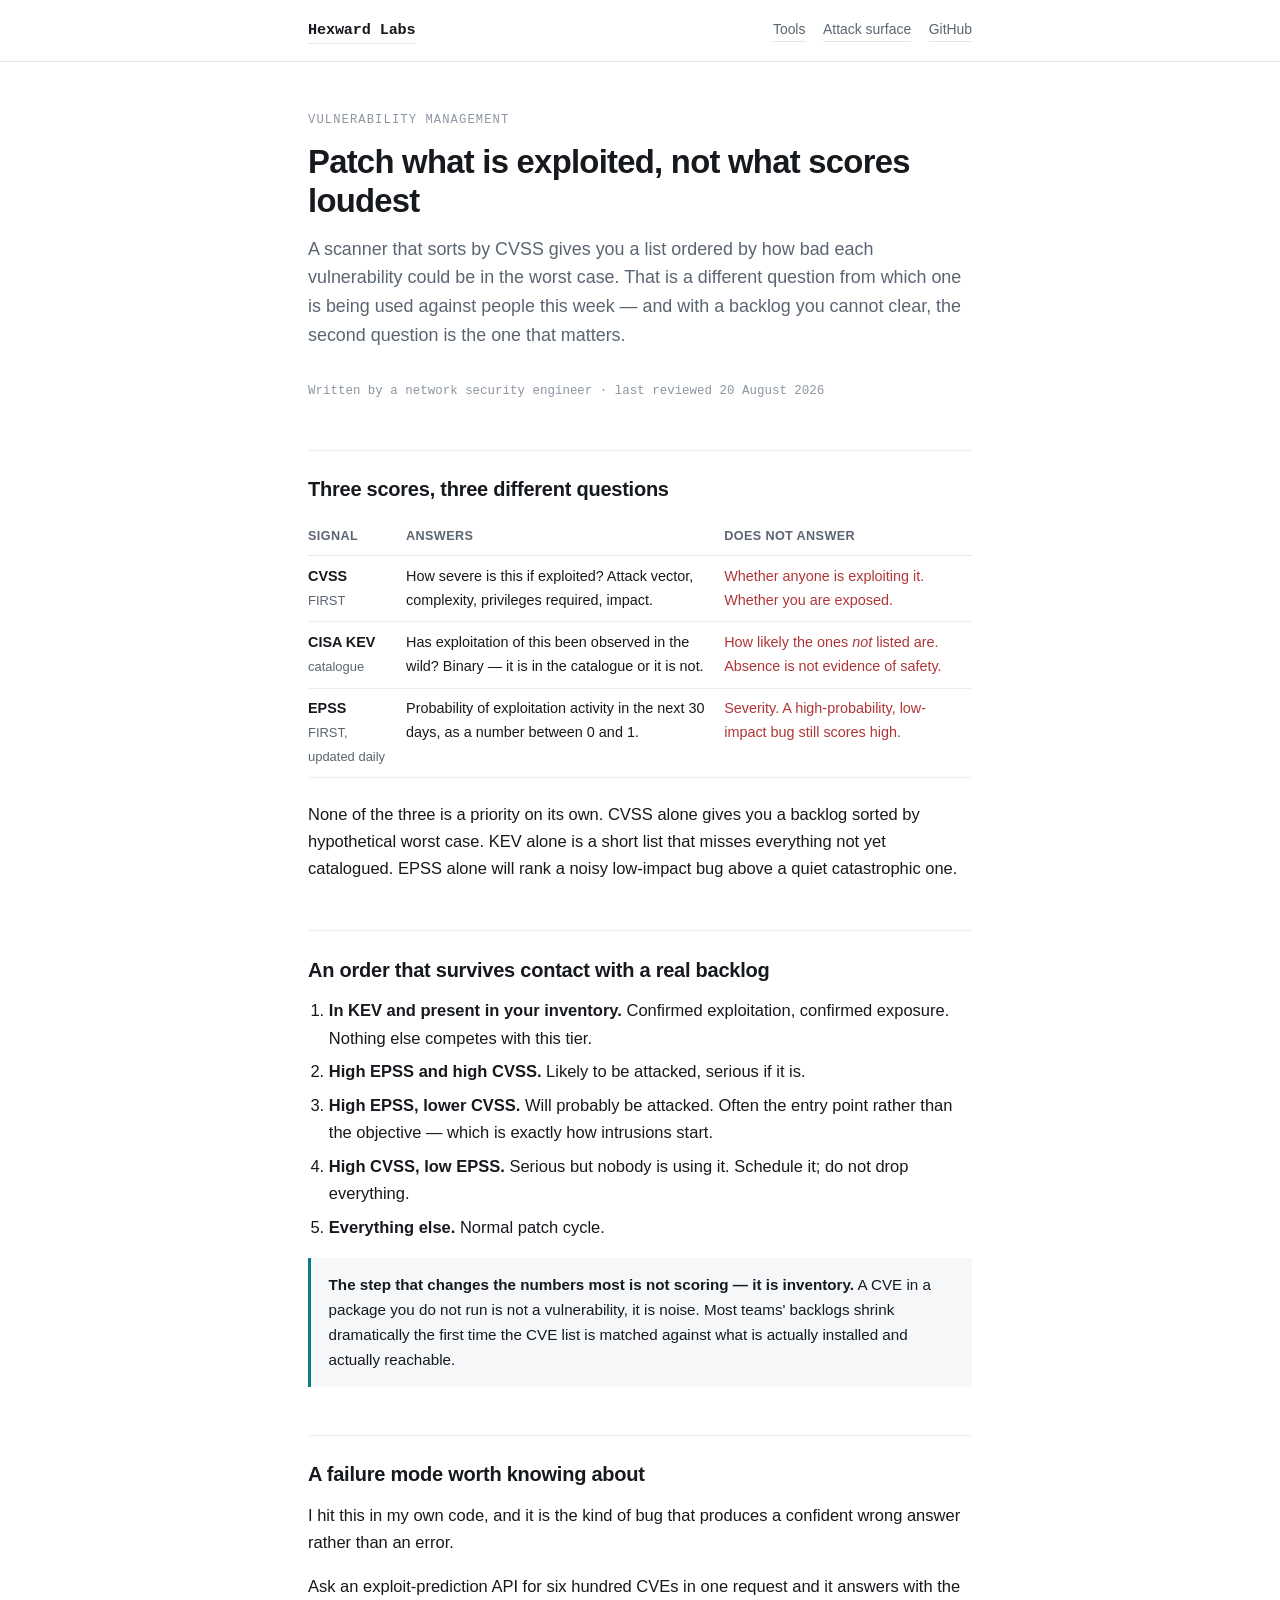
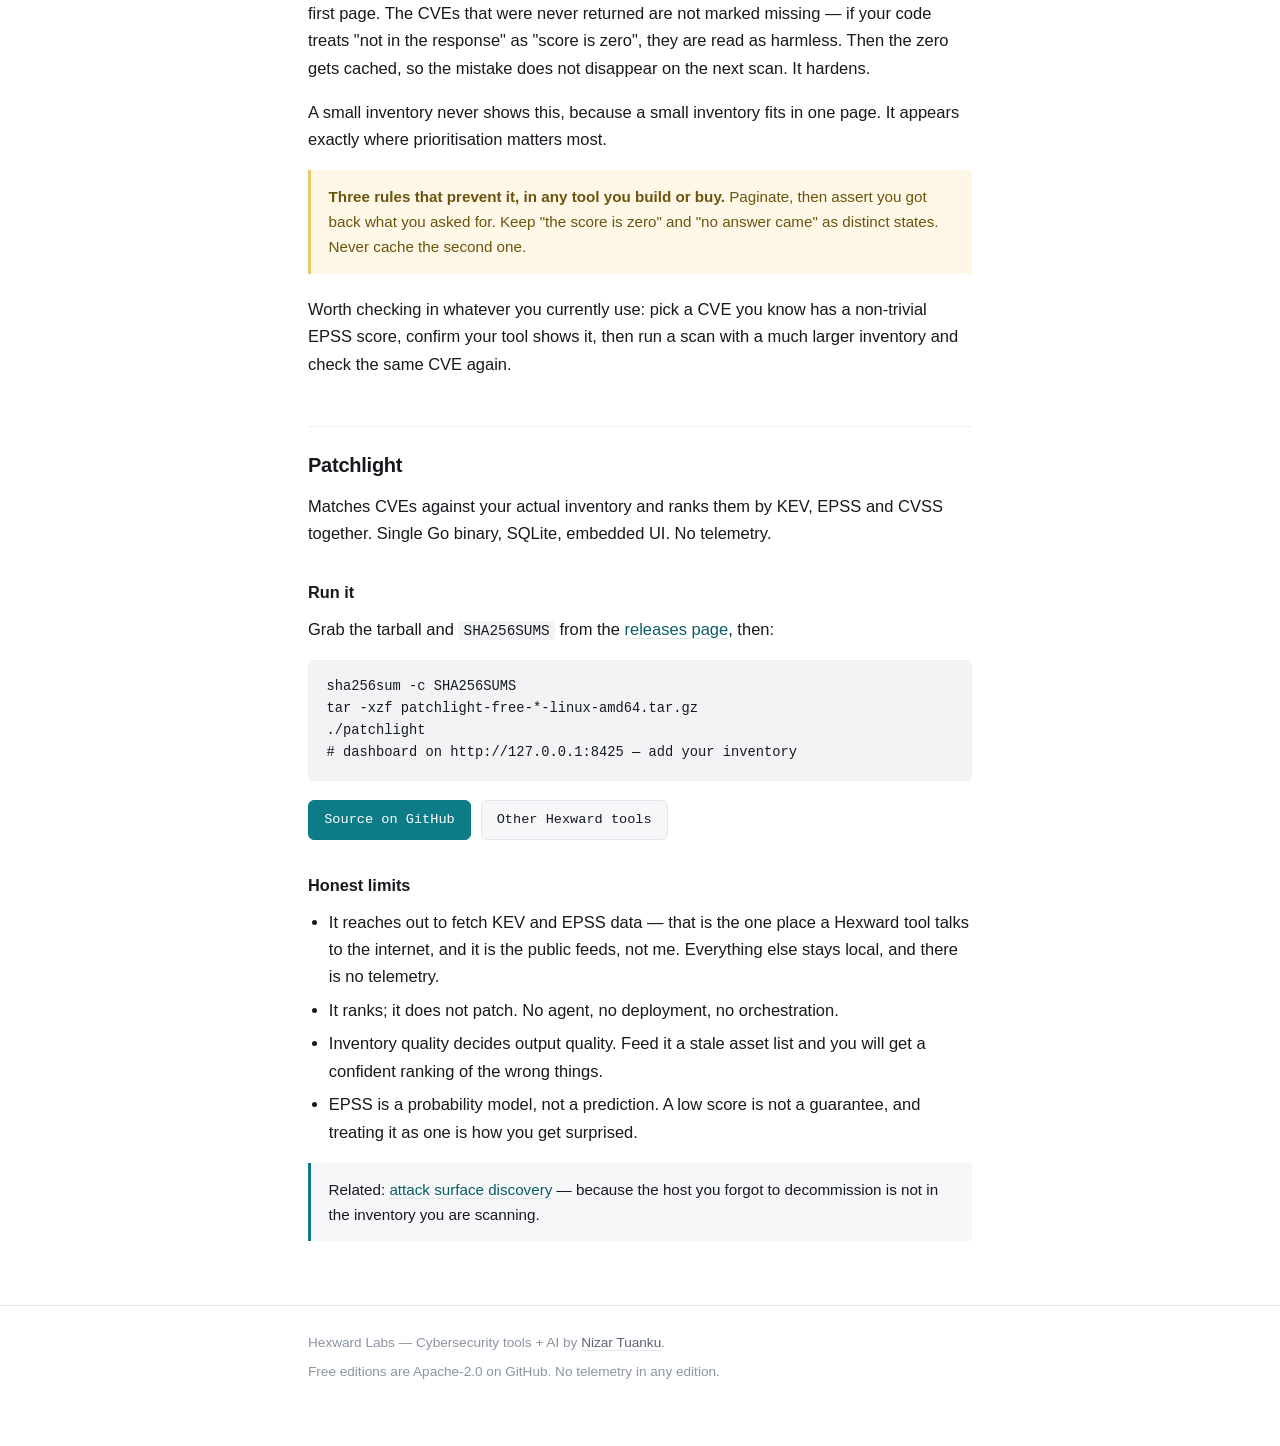
<file: cve-prioritisation-kev-epss.html>
<!DOCTYPE html>
<html lang="en">
<head>
<meta charset="utf-8">
<meta name="viewport" content="width=device-width, initial-scale=1">
<title>CVE prioritisation with KEV and EPSS — patch what is exploited, not what scores loudest | Hexward Labs</title>
<meta name="description" content="What CVSS, CISA KEV and EPSS each actually measure, how to combine them into a patch order, the API failure mode that silently zeroes your scores, and a free offline tool.">
<link rel="canonical" href="https://nizartuanku.github.io/cve-prioritisation-kev-epss.html">
<link rel="stylesheet" href="style.css">
<meta property="og:title" content="CVE prioritisation with KEV and EPSS">
<meta property="og:description" content="CVSS measures how bad a vulnerability could be. It does not measure whether anyone is using it.">
<meta property="og:type" content="article">
</head>
<body>

<header class="top">
  <div class="wrap">
    <a class="brand" href="index.html">Hexward Labs</a>
    <nav>
      <a href="index.html">Tools</a>
      <a href="attack-surface-discovery.html">Attack surface</a>
      <a href="https://github.com/nizartuanku">GitHub</a>
    </nav>
  </div>
</header>

<main class="wrap">

  <p class="kicker">Vulnerability management</p>
  <h1>Patch what is exploited, not what scores loudest</h1>

  <p class="lede">A scanner that sorts by CVSS gives you a list ordered by how bad each vulnerability could be in the worst case. That is a different question from which one is being used against people this week — and with a backlog you cannot clear, the second question is the one that matters.</p>

  <p class="meta">Written by a network security engineer · last reviewed 20 August 2026</p>

  <h2>Three scores, three different questions</h2>

  <div class="tablewrap">
  <table>
    <thead><tr><th>Signal</th><th>Answers</th><th>Does not answer</th></tr></thead>
    <tbody>
      <tr>
        <td><strong>CVSS</strong><br><span style="color:var(--fg-muted);font-size:.9em">FIRST</span></td>
        <td>How severe is this if exploited? Attack vector, complexity, privileges required, impact.</td>
        <td class="n">Whether anyone is exploiting it. Whether you are exposed.</td>
      </tr>
      <tr>
        <td><strong>CISA KEV</strong><br><span style="color:var(--fg-muted);font-size:.9em">catalogue</span></td>
        <td>Has exploitation of this been observed in the wild? Binary — it is in the catalogue or it is not.</td>
        <td class="n">How likely the ones <em>not</em> listed are. Absence is not evidence of safety.</td>
      </tr>
      <tr>
        <td><strong>EPSS</strong><br><span style="color:var(--fg-muted);font-size:.9em">FIRST, updated daily</span></td>
        <td>Probability of exploitation activity in the next 30 days, as a number between 0 and 1.</td>
        <td class="n">Severity. A high-probability, low-impact bug still scores high.</td>
      </tr>
    </tbody>
  </table>
  </div>

  <p>None of the three is a priority on its own. CVSS alone gives you a backlog sorted by hypothetical worst case. KEV alone is a short list that misses everything not yet catalogued. EPSS alone will rank a noisy low-impact bug above a quiet catastrophic one.</p>

  <h2>An order that survives contact with a real backlog</h2>

  <ol>
    <li><strong>In KEV and present in your inventory.</strong> Confirmed exploitation, confirmed exposure. Nothing else competes with this tier.</li>
    <li><strong>High EPSS and high CVSS.</strong> Likely to be attacked, serious if it is.</li>
    <li><strong>High EPSS, lower CVSS.</strong> Will probably be attacked. Often the entry point rather than the objective — which is exactly how intrusions start.</li>
    <li><strong>High CVSS, low EPSS.</strong> Serious but nobody is using it. Schedule it; do not drop everything.</li>
    <li><strong>Everything else.</strong> Normal patch cycle.</li>
  </ol>

  <div class="note">
    <p><strong>The step that changes the numbers most is not scoring — it is inventory.</strong> A CVE in a package you do not run is not a vulnerability, it is noise. Most teams' backlogs shrink dramatically the first time the CVE list is matched against what is actually installed and actually reachable.</p>
  </div>

  <h2>A failure mode worth knowing about</h2>

  <p>I hit this in my own code, and it is the kind of bug that produces a confident wrong answer rather than an error.</p>

  <p>Ask an exploit-prediction API for six hundred CVEs in one request and it answers with the first page. The CVEs that were never returned are not marked missing — if your code treats "not in the response" as "score is zero", they are read as harmless. Then the zero gets cached, so the mistake does not disappear on the next scan. It hardens.</p>

  <p>A small inventory never shows this, because a small inventory fits in one page. It appears exactly where prioritisation matters most.</p>

  <div class="warn">
    <p><strong>Three rules that prevent it, in any tool you build or buy.</strong> Paginate, then assert you got back what you asked for. Keep "the score is zero" and "no answer came" as distinct states. Never cache the second one.</p>
  </div>

  <p>Worth checking in whatever you currently use: pick a CVE you know has a non-trivial EPSS score, confirm your tool shows it, then run a scan with a much larger inventory and check the same CVE again.</p>

  <h2>Patchlight</h2>

  <p>Matches CVEs against your actual inventory and ranks them by KEV, EPSS and CVSS together. Single Go binary, SQLite, embedded UI. No telemetry.</p>

  <h3>Run it</h3>

  <p>Grab the tarball and <code>SHA256SUMS</code> from the <a href="https://github.com/nizartuanku/patchlight/releases">releases page</a>, then:</p>

  <pre><code>sha256sum -c SHA256SUMS
tar -xzf patchlight-free-*-linux-amd64.tar.gz
./patchlight
# dashboard on http://127.0.0.1:8425 — add your inventory</code></pre>

  <div class="actions">
    <a class="btn primary" href="https://github.com/nizartuanku/patchlight">Source on GitHub</a>
    <a class="btn" href="index.html">Other Hexward tools</a>
  </div>

  <h3>Honest limits</h3>
  <ul>
    <li>It reaches out to fetch KEV and EPSS data — that is the one place a Hexward tool talks to the internet, and it is the public feeds, not me. Everything else stays local, and there is no telemetry.</li>
    <li>It ranks; it does not patch. No agent, no deployment, no orchestration.</li>
    <li>Inventory quality decides output quality. Feed it a stale asset list and you will get a confident ranking of the wrong things.</li>
    <li>EPSS is a probability model, not a prediction. A low score is not a guarantee, and treating it as one is how you get surprised.</li>
  </ul>

  <div class="note">
    <p>Related: <a href="attack-surface-discovery.html">attack surface discovery</a> — because the host you forgot to decommission is not in the inventory you are scanning.</p>
  </div>

</main>

<footer class="bottom">
  <div class="wrap">
    <p>Hexward Labs — Cybersecurity tools + AI by <a href="https://github.com/nizartuanku">Nizar Tuanku</a>.</p>
    <p>Free editions are Apache-2.0 on GitHub. No telemetry in any edition.</p>
  </div>
</footer>

</body>
</html>
</file>
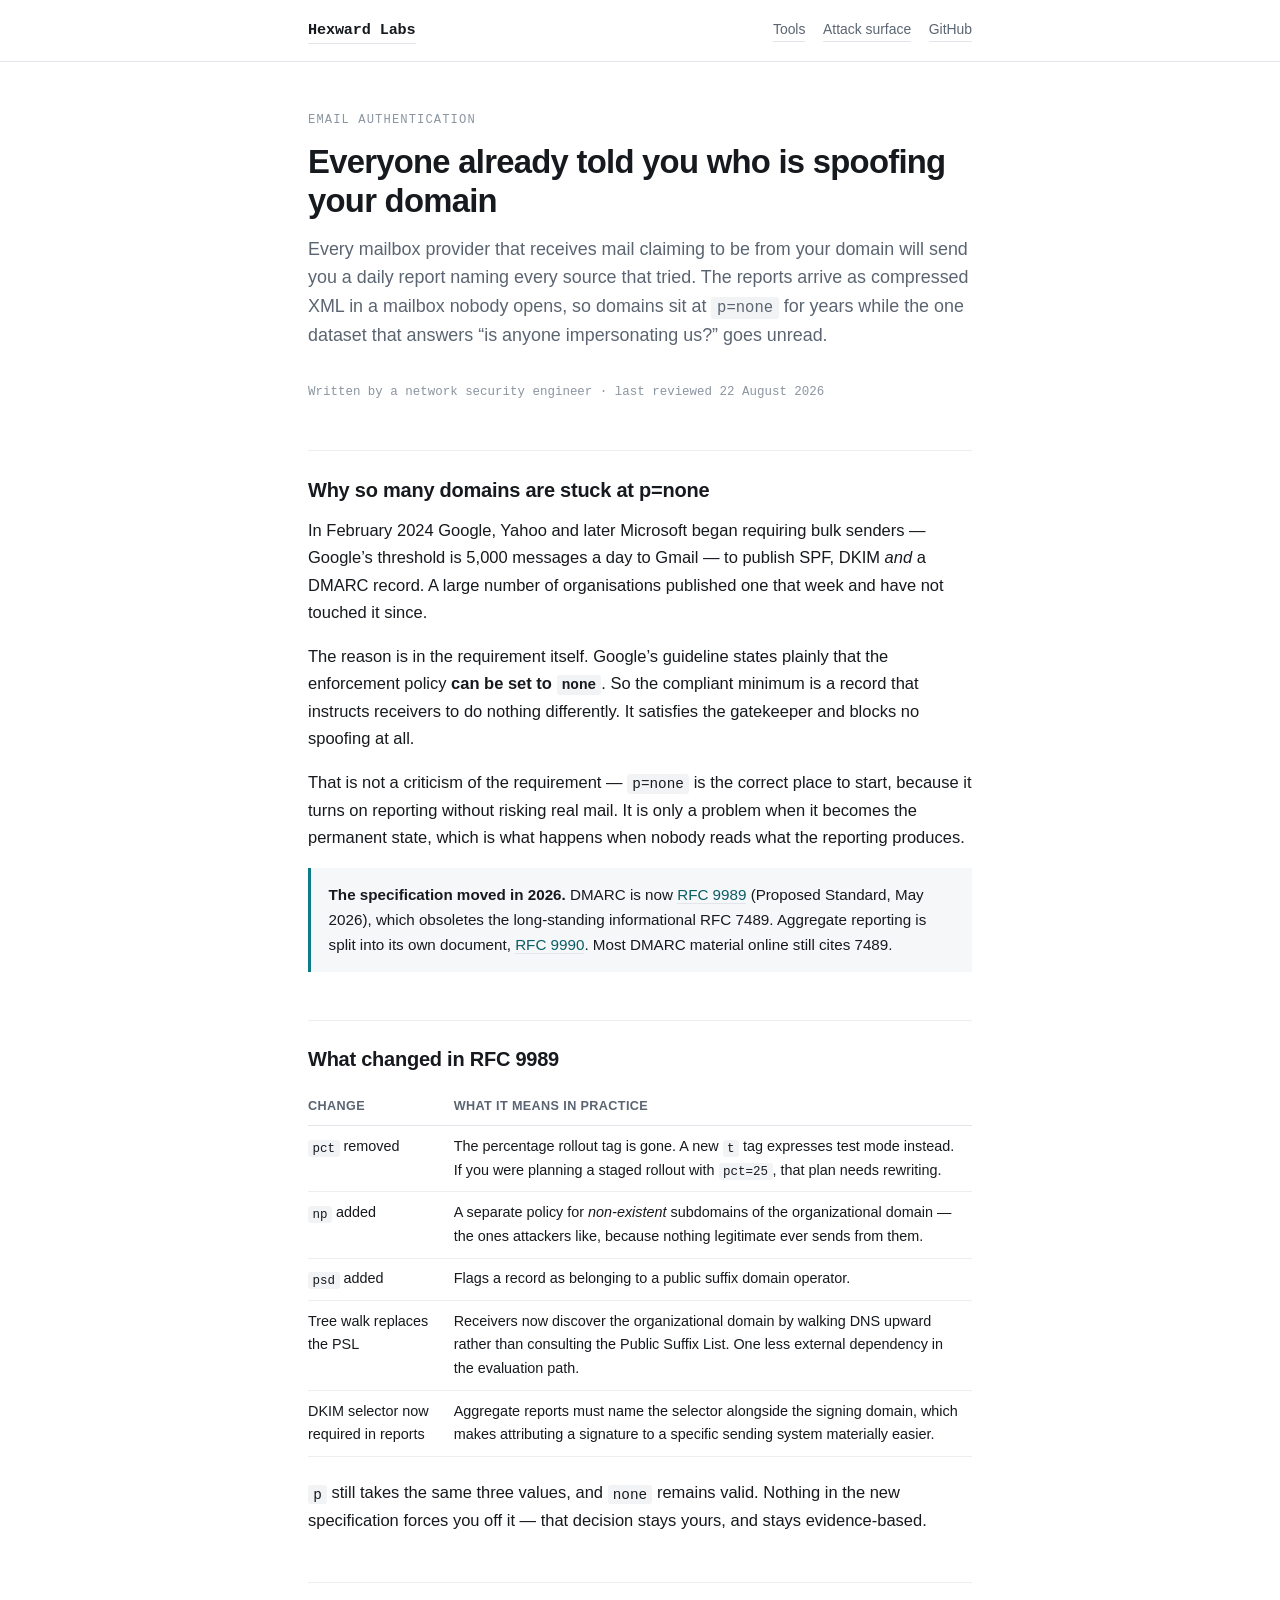
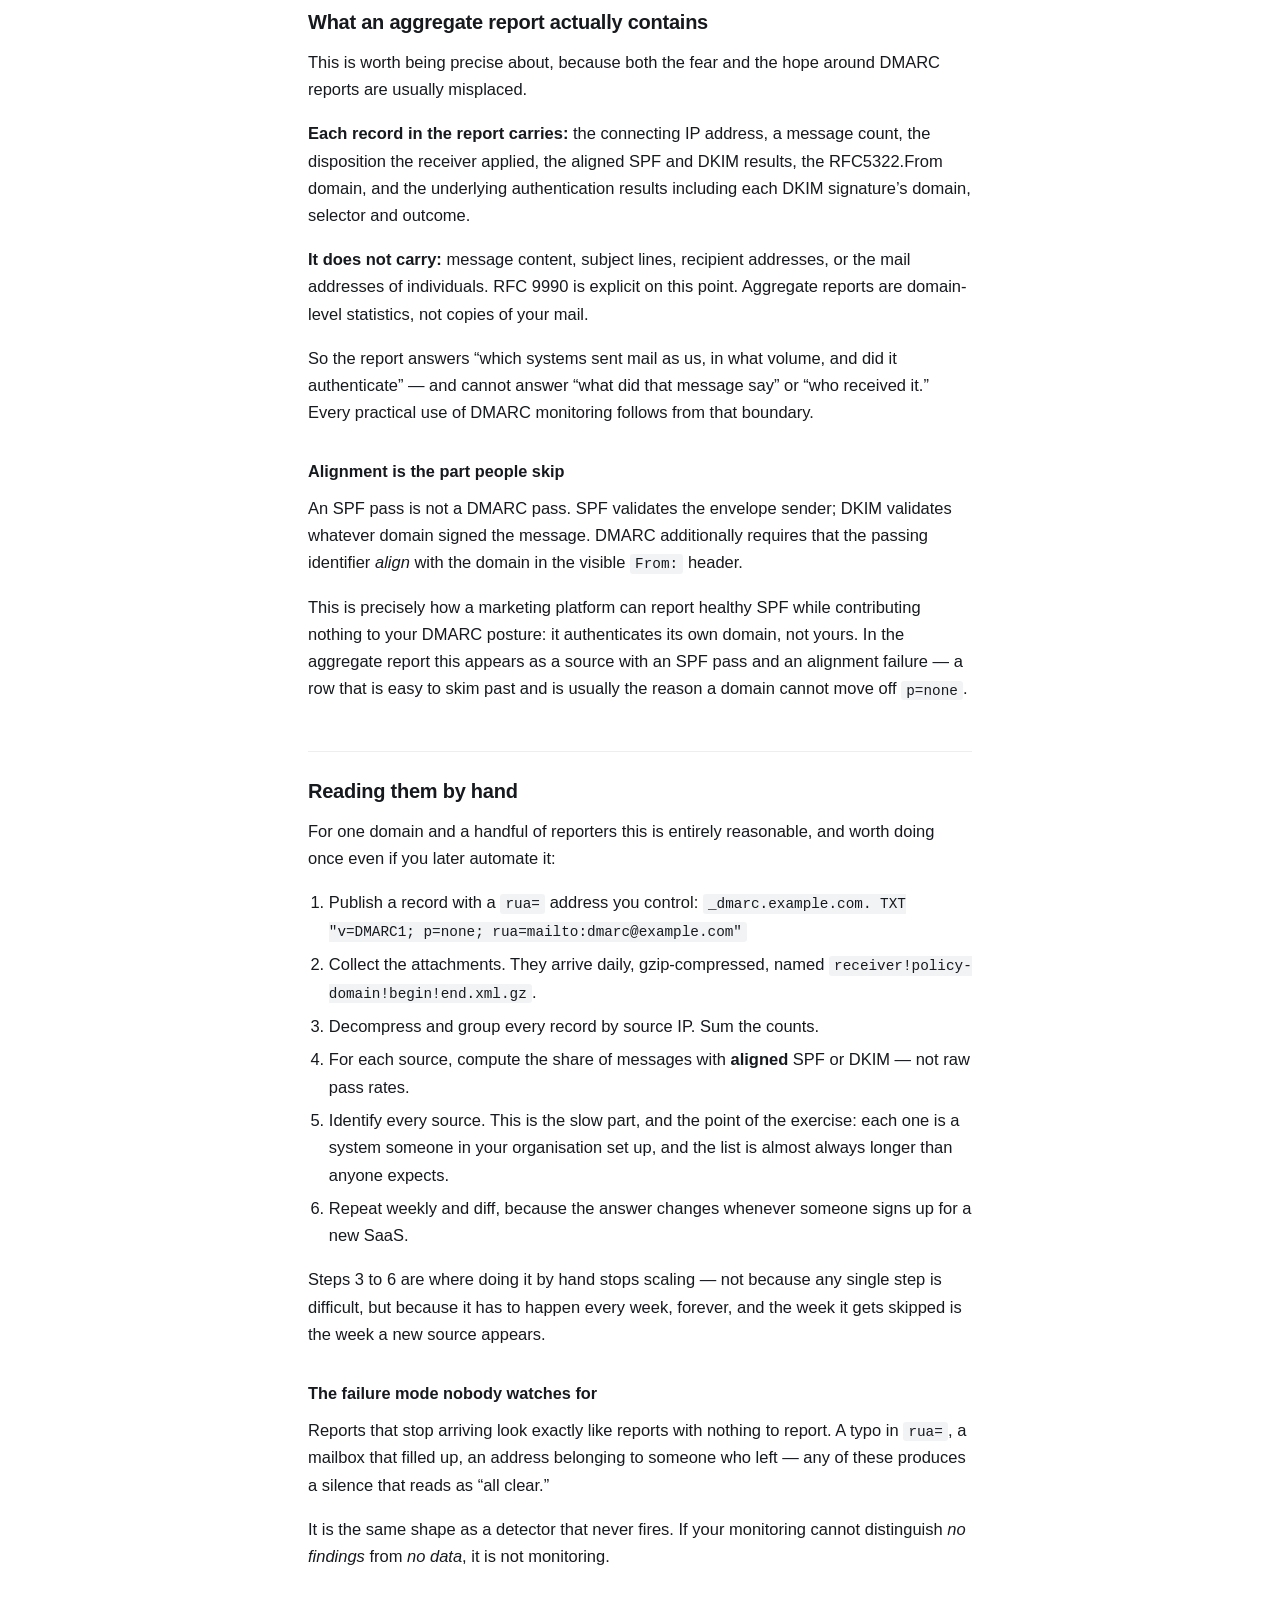
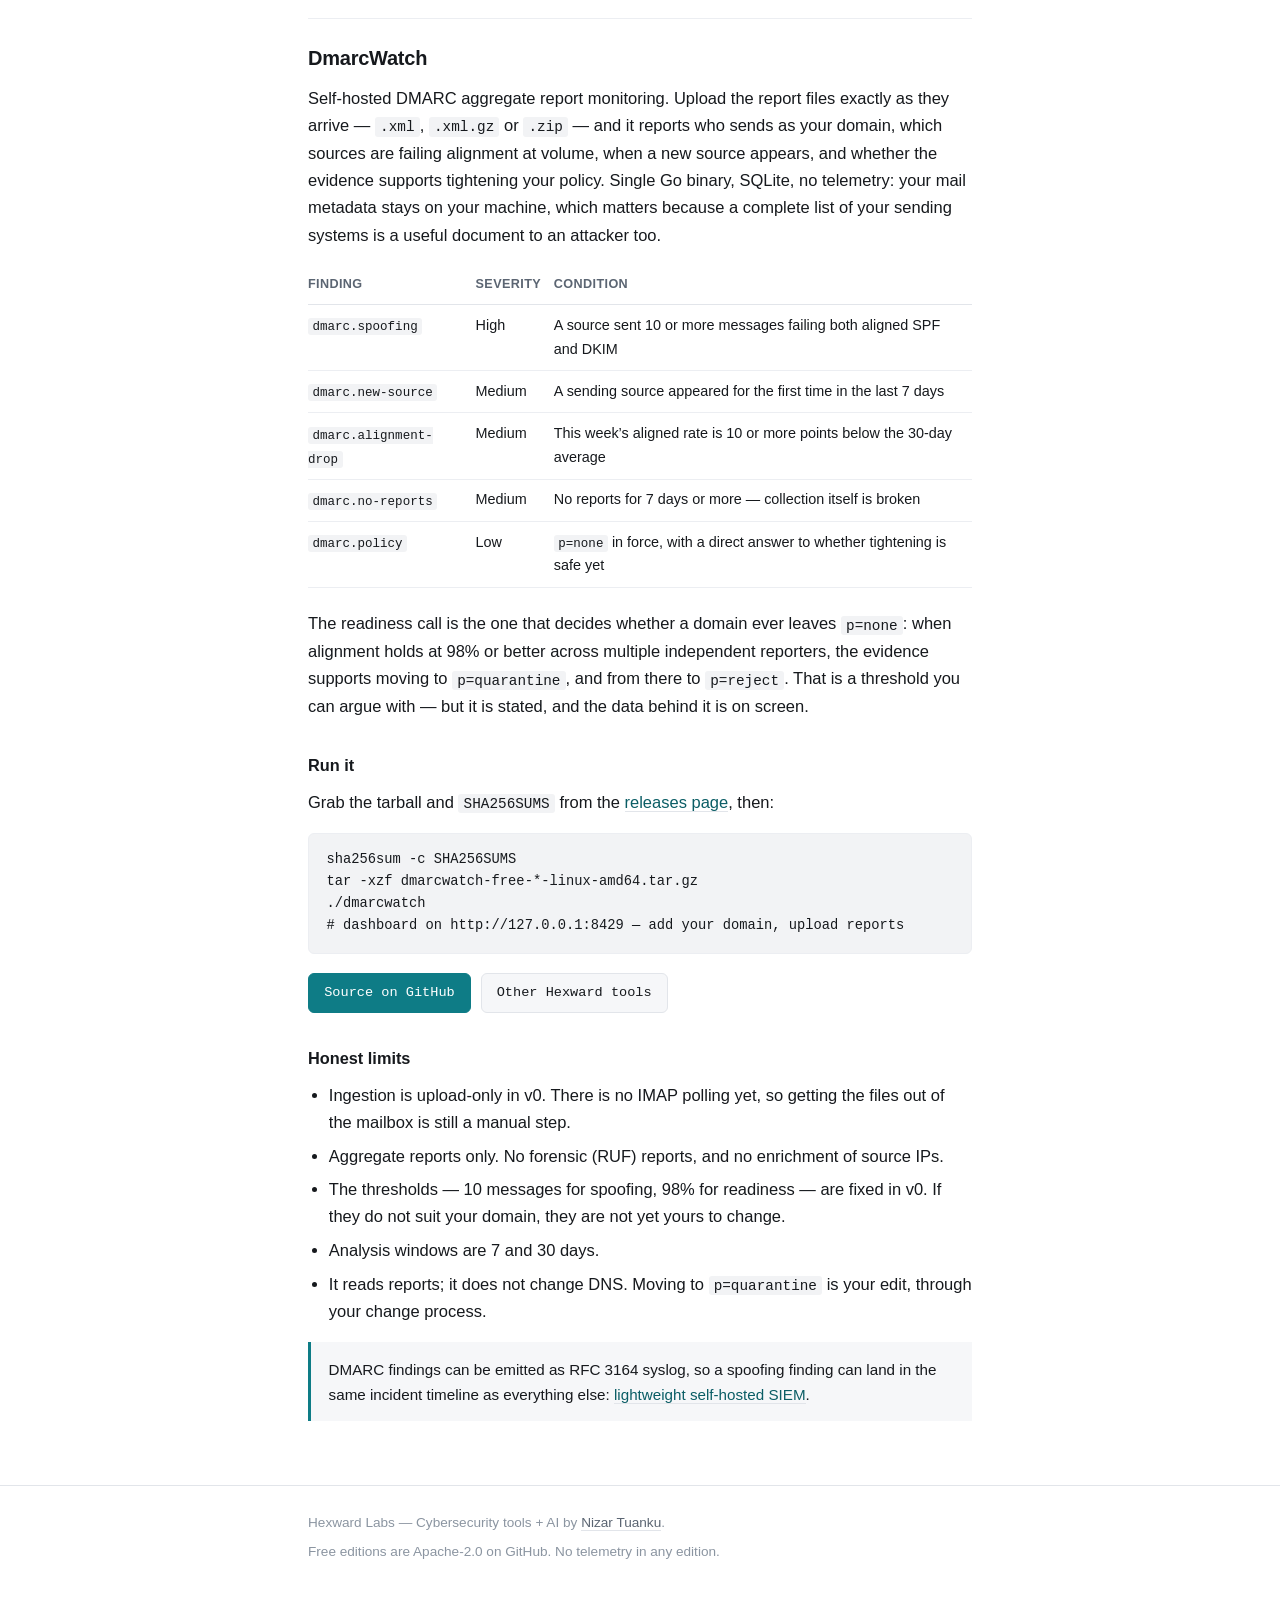
<file: dmarc-monitoring.html>
<!DOCTYPE html>
<html lang="en">
<head>
<meta charset="utf-8">
<meta name="viewport" content="width=device-width, initial-scale=1">
<title>DMARC monitoring and the road to p=reject — self-hosted | Hexward Labs</title>
<meta name="description" content="Aggregate reports name every source sending as your domain, and almost nobody reads them. What RFC 9990 reports actually contain, how to read them by hand, and how to reach p=reject without losing real mail.">
<link rel="canonical" href="https://nizartuanku.github.io/dmarc-monitoring.html">
<link rel="stylesheet" href="style.css">
<meta property="og:title" content="DMARC monitoring and the road to p=reject">
<meta property="og:description" content="Every receiver will tell you who sends mail as your domain. The reports arrive as zipped XML in a mailbox nobody opens.">
<meta property="og:type" content="article">
</head>
<body>

<header class="top">
  <div class="wrap">
    <a class="brand" href="index.html">Hexward Labs</a>
    <nav>
      <a href="index.html">Tools</a>
      <a href="attack-surface-discovery.html">Attack surface</a>
      <a href="https://github.com/nizartuanku">GitHub</a>
    </nav>
  </div>
</header>

<main class="wrap">

  <p class="kicker">EMAIL AUTHENTICATION</p>
  <h1>Everyone already told you who is spoofing your domain</h1>

  <p class="lede">Every mailbox provider that receives mail claiming to be from your domain will send you a daily report naming every source that tried. The reports arrive as compressed XML in a mailbox nobody opens, so domains sit at <code>p=none</code> for years while the one dataset that answers &ldquo;is anyone impersonating us?&rdquo; goes unread.</p>

  <p class="meta">Written by a network security engineer · last reviewed 22 August 2026</p>

  <h2>Why so many domains are stuck at p=none</h2>

  <p>In February 2024 Google, Yahoo and later Microsoft began requiring bulk senders — Google&rsquo;s threshold is 5,000 messages a day to Gmail — to publish SPF, DKIM <em>and</em> a DMARC record. A large number of organisations published one that week and have not touched it since.</p>

  <p>The reason is in the requirement itself. Google&rsquo;s guideline states plainly that the enforcement policy <strong>can be set to <code>none</code></strong>. So the compliant minimum is a record that instructs receivers to do nothing differently. It satisfies the gatekeeper and blocks no spoofing at all.</p>

  <p>That is not a criticism of the requirement — <code>p=none</code> is the correct place to start, because it turns on reporting without risking real mail. It is only a problem when it becomes the permanent state, which is what happens when nobody reads what the reporting produces.</p>

  <div class="note">
    <p><strong>The specification moved in 2026.</strong> DMARC is now <a href="https://www.rfc-editor.org/rfc/rfc9989.html">RFC 9989</a> (Proposed Standard, May 2026), which obsoletes the long-standing informational RFC 7489. Aggregate reporting is split into its own document, <a href="https://www.rfc-editor.org/rfc/rfc9990.html">RFC 9990</a>. Most DMARC material online still cites 7489.</p>
  </div>

  <h2>What changed in RFC 9989</h2>

  <div class="tablewrap">
  <table>
    <thead><tr><th>Change</th><th>What it means in practice</th></tr></thead>
    <tbody>
      <tr><td><code>pct</code> removed</td><td>The percentage rollout tag is gone. A new <code>t</code> tag expresses test mode instead. If you were planning a staged rollout with <code>pct=25</code>, that plan needs rewriting.</td></tr>
      <tr><td><code>np</code> added</td><td>A separate policy for <em>non-existent</em> subdomains of the organizational domain — the ones attackers like, because nothing legitimate ever sends from them.</td></tr>
      <tr><td><code>psd</code> added</td><td>Flags a record as belonging to a public suffix domain operator.</td></tr>
      <tr><td>Tree walk replaces the PSL</td><td>Receivers now discover the organizational domain by walking DNS upward rather than consulting the Public Suffix List. One less external dependency in the evaluation path.</td></tr>
      <tr><td>DKIM selector now required in reports</td><td>Aggregate reports must name the selector alongside the signing domain, which makes attributing a signature to a specific sending system materially easier.</td></tr>
    </tbody>
  </table>
  </div>

  <p><code>p</code> still takes the same three values, and <code>none</code> remains valid. Nothing in the new specification forces you off it — that decision stays yours, and stays evidence-based.</p>

  <h2>What an aggregate report actually contains</h2>

  <p>This is worth being precise about, because both the fear and the hope around DMARC reports are usually misplaced.</p>

  <p><strong>Each record in the report carries:</strong> the connecting IP address, a message count, the disposition the receiver applied, the aligned SPF and DKIM results, the RFC5322.From domain, and the underlying authentication results including each DKIM signature&rsquo;s domain, selector and outcome.</p>

  <p><strong>It does not carry:</strong> message content, subject lines, recipient addresses, or the mail addresses of individuals. RFC 9990 is explicit on this point. Aggregate reports are domain-level statistics, not copies of your mail.</p>

  <p>So the report answers &ldquo;which systems sent mail as us, in what volume, and did it authenticate&rdquo; — and cannot answer &ldquo;what did that message say&rdquo; or &ldquo;who received it.&rdquo; Every practical use of DMARC monitoring follows from that boundary.</p>

  <h3>Alignment is the part people skip</h3>

  <p>An SPF pass is not a DMARC pass. SPF validates the envelope sender; DKIM validates whatever domain signed the message. DMARC additionally requires that the passing identifier <em>align</em> with the domain in the visible <code>From:</code> header.</p>

  <p>This is precisely how a marketing platform can report healthy SPF while contributing nothing to your DMARC posture: it authenticates its own domain, not yours. In the aggregate report this appears as a source with an SPF pass and an alignment failure — a row that is easy to skim past and is usually the reason a domain cannot move off <code>p=none</code>.</p>

  <h2>Reading them by hand</h2>

  <p>For one domain and a handful of reporters this is entirely reasonable, and worth doing once even if you later automate it:</p>

  <ol>
    <li>Publish a record with a <code>rua=</code> address you control: <code>_dmarc.example.com. TXT "v=DMARC1; p=none; rua=mailto:dmarc@example.com"</code></li>
    <li>Collect the attachments. They arrive daily, gzip-compressed, named <code>receiver!policy-domain!begin!end.xml.gz</code>.</li>
    <li>Decompress and group every record by source IP. Sum the counts.</li>
    <li>For each source, compute the share of messages with <strong>aligned</strong> SPF or DKIM — not raw pass rates.</li>
    <li>Identify every source. This is the slow part, and the point of the exercise: each one is a system someone in your organisation set up, and the list is almost always longer than anyone expects.</li>
    <li>Repeat weekly and diff, because the answer changes whenever someone signs up for a new SaaS.</li>
  </ol>

  <p>Steps 3 to 6 are where doing it by hand stops scaling — not because any single step is difficult, but because it has to happen every week, forever, and the week it gets skipped is the week a new source appears.</p>

  <h3>The failure mode nobody watches for</h3>

  <p>Reports that stop arriving look exactly like reports with nothing to report. A typo in <code>rua=</code>, a mailbox that filled up, an address belonging to someone who left — any of these produces a silence that reads as &ldquo;all clear.&rdquo;</p>

  <p>It is the same shape as a detector that never fires. If your monitoring cannot distinguish <em>no findings</em> from <em>no data</em>, it is not monitoring.</p>

  <h2>DmarcWatch</h2>

  <p>Self-hosted DMARC aggregate report monitoring. Upload the report files exactly as they arrive — <code>.xml</code>, <code>.xml.gz</code> or <code>.zip</code> — and it reports who sends as your domain, which sources are failing alignment at volume, when a new source appears, and whether the evidence supports tightening your policy. Single Go binary, SQLite, no telemetry: your mail metadata stays on your machine, which matters because a complete list of your sending systems is a useful document to an attacker too.</p>

  <div class="tablewrap">
  <table>
    <thead><tr><th>Finding</th><th>Severity</th><th>Condition</th></tr></thead>
    <tbody>
      <tr><td><code>dmarc.spoofing</code></td><td>High</td><td>A source sent 10 or more messages failing both aligned SPF and DKIM</td></tr>
      <tr><td><code>dmarc.new-source</code></td><td>Medium</td><td>A sending source appeared for the first time in the last 7 days</td></tr>
      <tr><td><code>dmarc.alignment-drop</code></td><td>Medium</td><td>This week&rsquo;s aligned rate is 10 or more points below the 30-day average</td></tr>
      <tr><td><code>dmarc.no-reports</code></td><td>Medium</td><td>No reports for 7 days or more — collection itself is broken</td></tr>
      <tr><td><code>dmarc.policy</code></td><td>Low</td><td><code>p=none</code> in force, with a direct answer to whether tightening is safe yet</td></tr>
    </tbody>
  </table>
  </div>

  <p>The readiness call is the one that decides whether a domain ever leaves <code>p=none</code>: when alignment holds at 98% or better across multiple independent reporters, the evidence supports moving to <code>p=quarantine</code>, and from there to <code>p=reject</code>. That is a threshold you can argue with — but it is stated, and the data behind it is on screen.</p>

  <h3>Run it</h3>

  <p>Grab the tarball and <code>SHA256SUMS</code> from the <a href="https://github.com/nizartuanku/dmarcwatch/releases">releases page</a>, then:</p>

  <pre><code>sha256sum -c SHA256SUMS
tar -xzf dmarcwatch-free-*-linux-amd64.tar.gz
./dmarcwatch
# dashboard on http://127.0.0.1:8429 — add your domain, upload reports</code></pre>

  <div class="actions">
    <a class="btn primary" href="https://github.com/nizartuanku/dmarcwatch">Source on GitHub</a>
    <a class="btn" href="index.html">Other Hexward tools</a>
  </div>

  <h3>Honest limits</h3>
  <ul>
    <li>Ingestion is upload-only in v0. There is no IMAP polling yet, so getting the files out of the mailbox is still a manual step.</li>
    <li>Aggregate reports only. No forensic (RUF) reports, and no enrichment of source IPs.</li>
    <li>The thresholds — 10 messages for spoofing, 98% for readiness — are fixed in v0. If they do not suit your domain, they are not yet yours to change.</li>
    <li>Analysis windows are 7 and 30 days.</li>
    <li>It reads reports; it does not change DNS. Moving to <code>p=quarantine</code> is your edit, through your change process.</li>
  </ul>

  <div class="note">
    <p>DMARC findings can be emitted as RFC 3164 syslog, so a spoofing finding can land in the same incident timeline as everything else: <a href="lightweight-self-hosted-siem.html">lightweight self-hosted SIEM</a>.</p>
  </div>

</main>

<footer class="bottom">
  <div class="wrap">
    <p>Hexward Labs — Cybersecurity tools + AI by <a href="https://github.com/nizartuanku">Nizar Tuanku</a>.</p>
    <p>Free editions are Apache-2.0 on GitHub. No telemetry in any edition.</p>
  </div>
</footer>

</body>
</html>
</file>
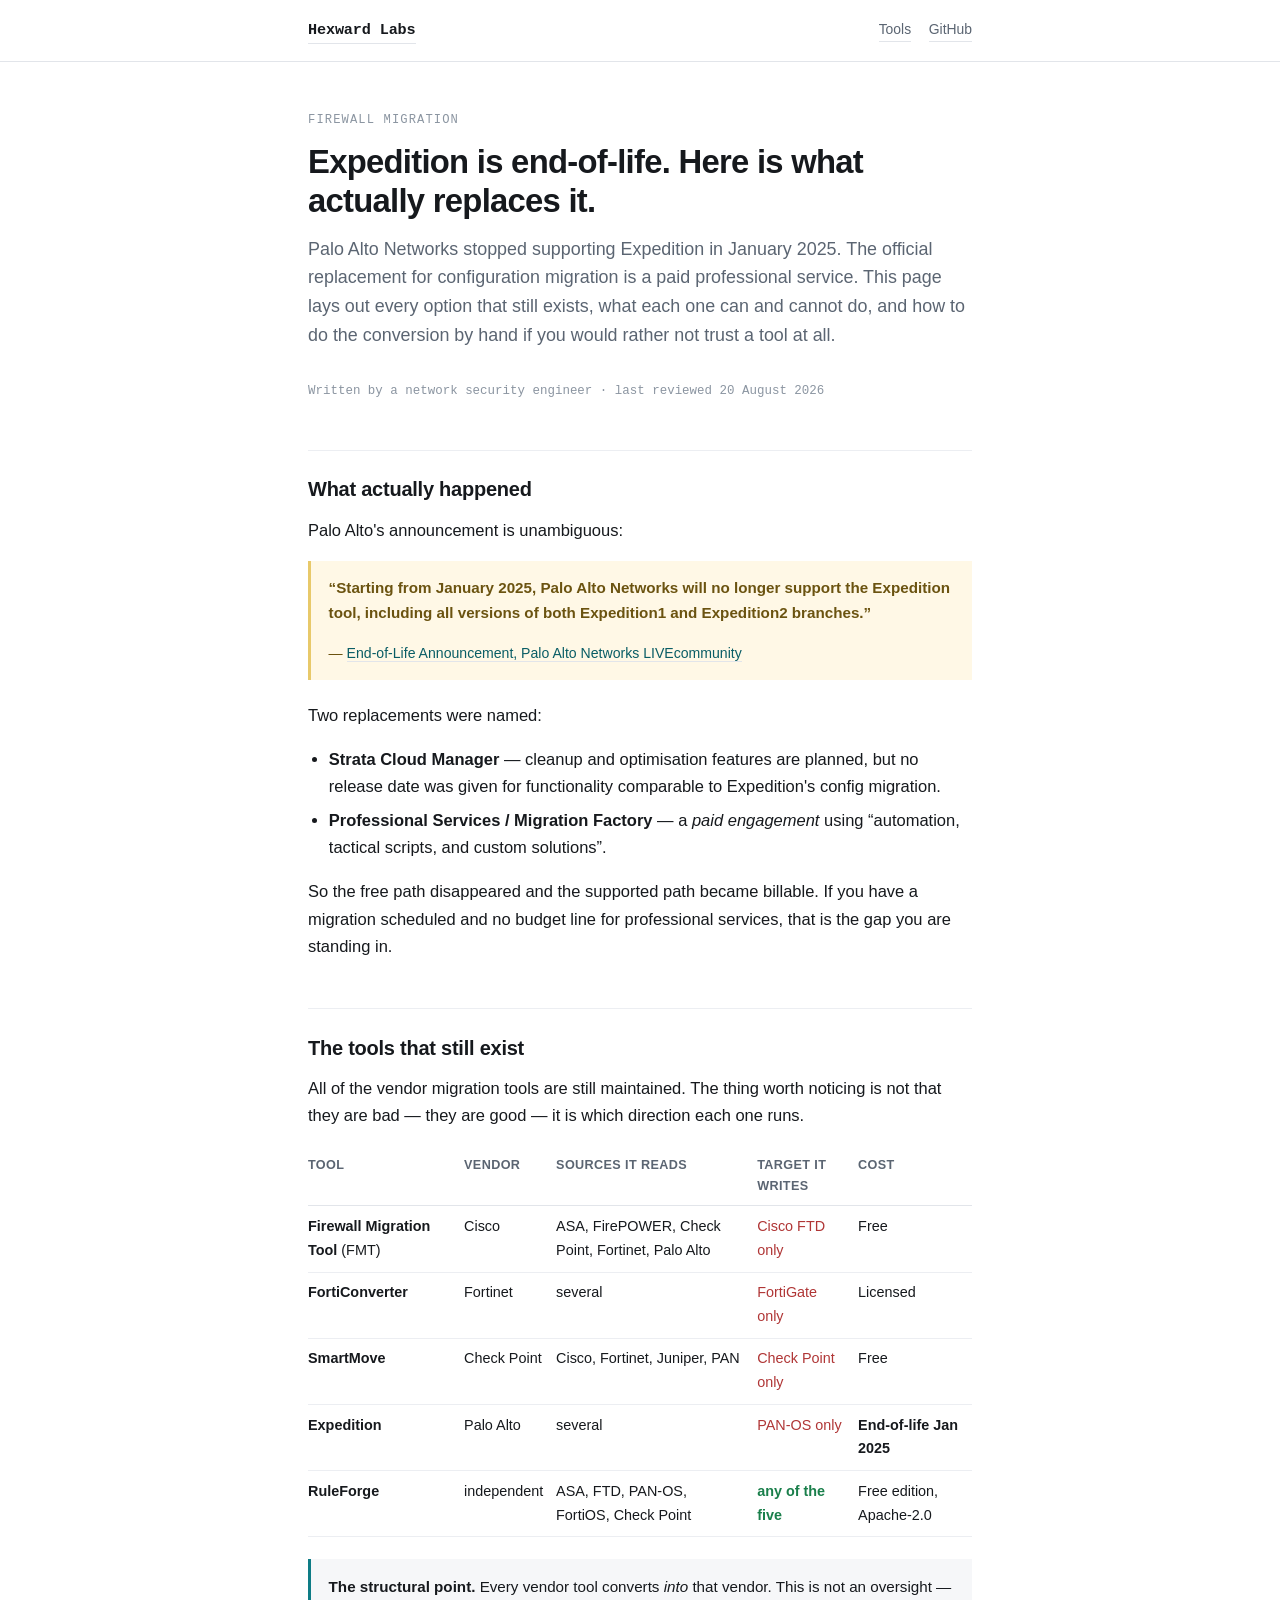
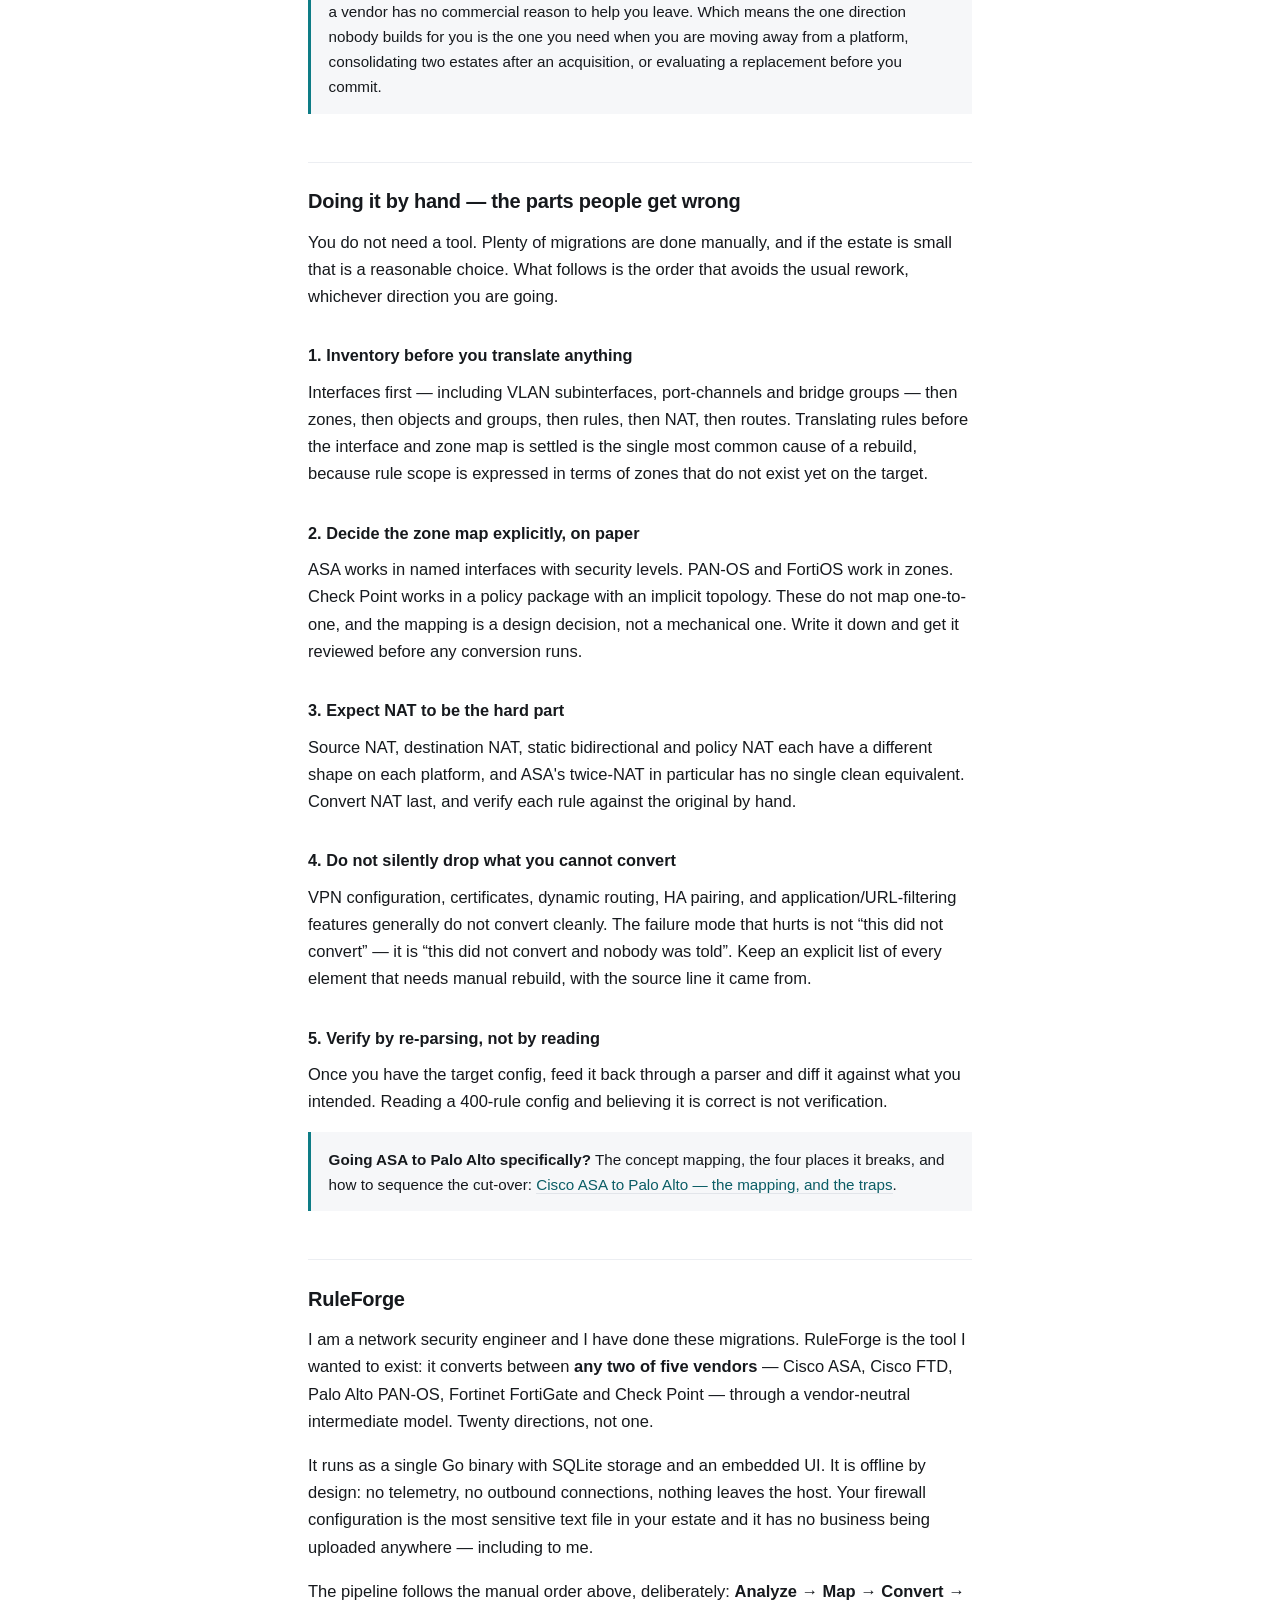
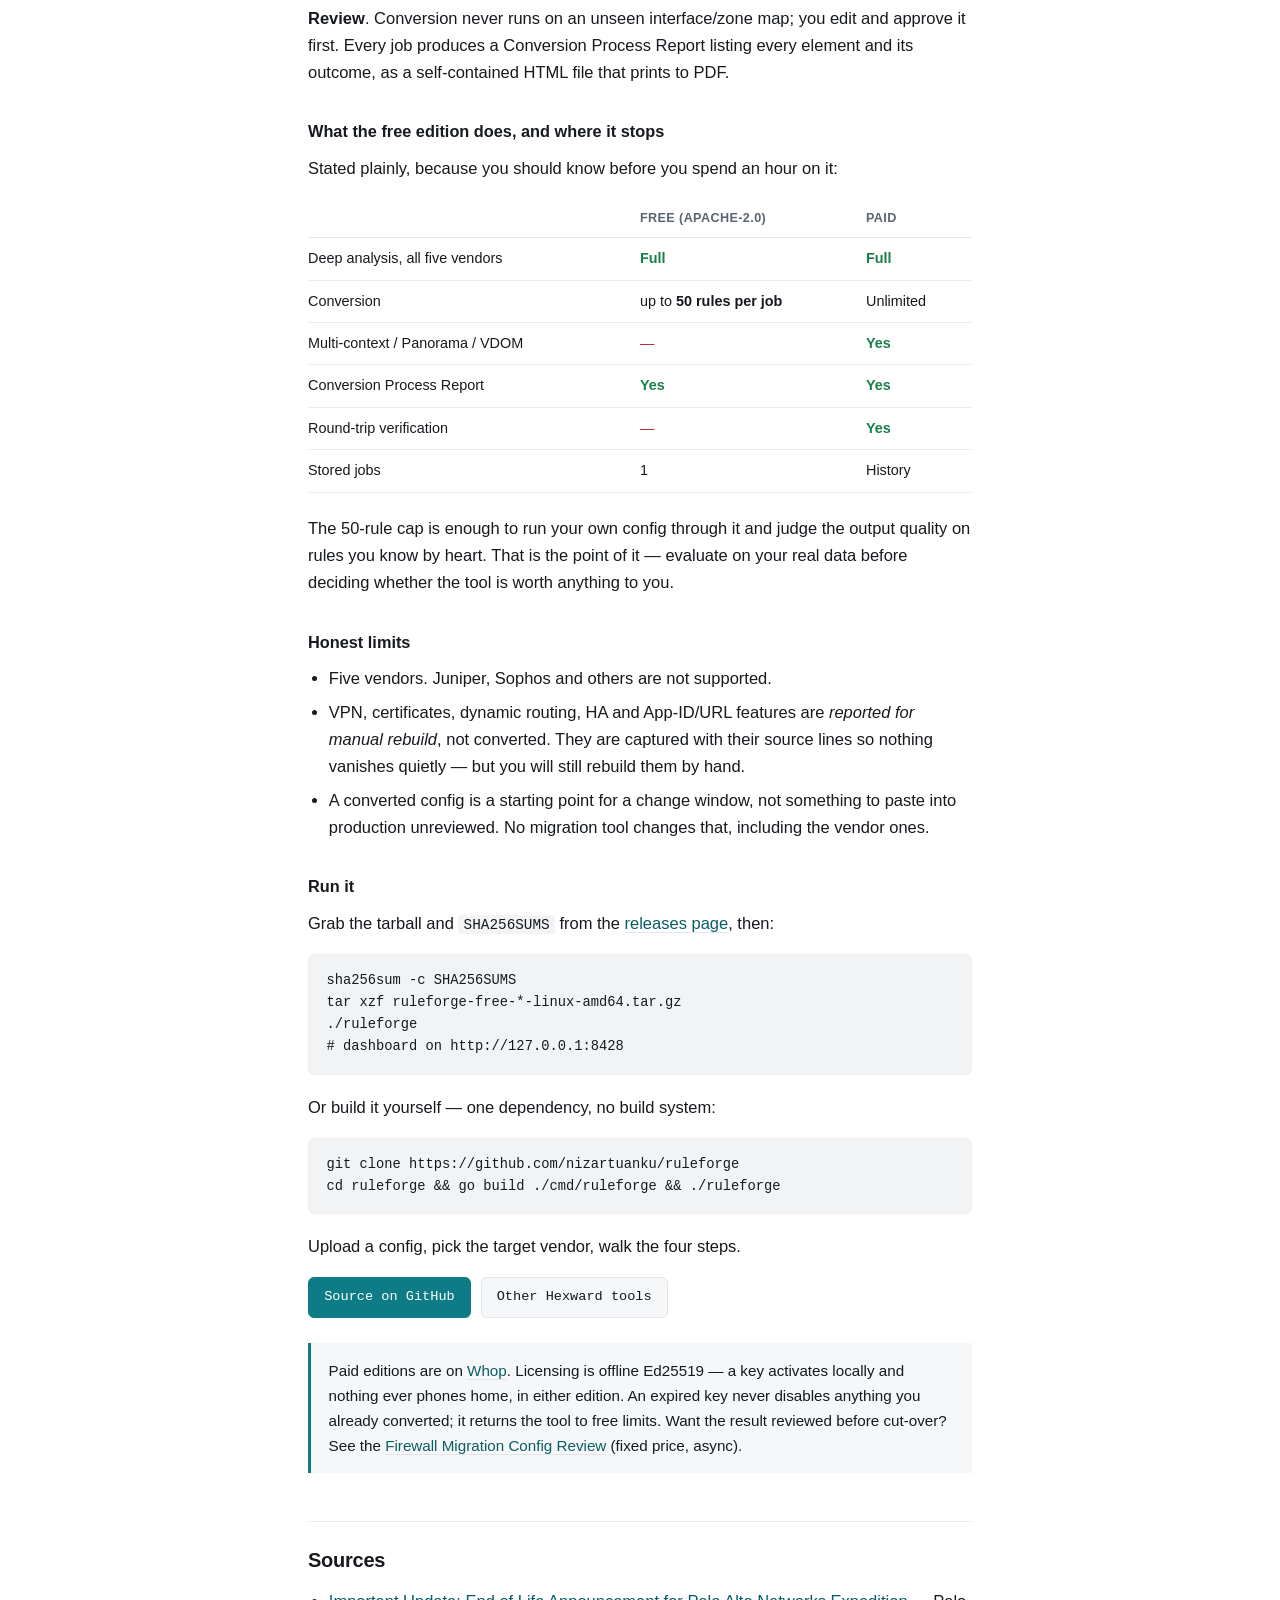
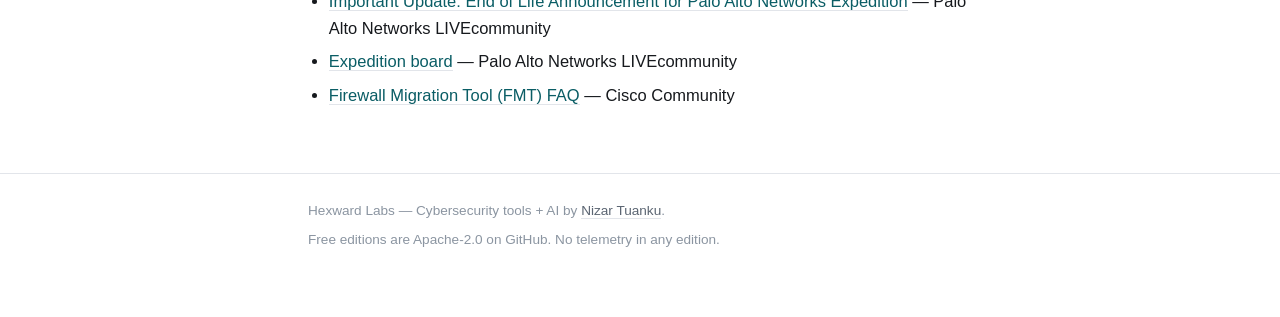
<file: expedition-alternative.html>
<!DOCTYPE html>
<html lang="en">
<head>
<meta charset="utf-8">
<meta name="viewport" content="width=device-width, initial-scale=1">
<title>Expedition alternative — free firewall migration after Palo Alto's EOL | Hexward Labs</title>
<meta name="description" content="Palo Alto ended support for Expedition in January 2025. Here is what still exists for firewall config migration, what each tool can and cannot do, and a free self-hosted option that converts between any two of five vendors.">
<link rel="canonical" href="https://nizartuanku.github.io/expedition-alternative.html">
<link rel="stylesheet" href="style.css">
<meta property="og:title" content="Expedition alternative — free firewall migration after Palo Alto's EOL">
<meta property="og:description" content="Every vendor migration tool converts one direction: into that vendor. Here is the full landscape after Expedition's end of life, and a vendor-neutral option.">
<meta property="og:type" content="article">
</head>
<body>

<header class="top">
  <div class="wrap">
    <a class="brand" href="index.html">Hexward Labs</a>
    <nav>
      <a href="index.html">Tools</a>
      <a href="https://github.com/nizartuanku">GitHub</a>
    </nav>
  </div>
</header>

<main class="wrap">

  <p class="kicker">Firewall migration</p>
  <h1>Expedition is end-of-life. Here is what actually replaces it.</h1>

  <p class="lede">Palo Alto Networks stopped supporting Expedition in January 2025. The official replacement for configuration migration is a paid professional service. This page lays out every option that still exists, what each one can and cannot do, and how to do the conversion by hand if you would rather not trust a tool at all.</p>

  <p class="meta">Written by a network security engineer · last reviewed 20 August 2026</p>

  <h2>What actually happened</h2>

  <p>Palo Alto's announcement is unambiguous:</p>

  <div class="warn">
    <p><strong>“Starting from January 2025, Palo Alto Networks will no longer support the Expedition tool, including all versions of both Expedition1 and Expedition2 branches.”</strong></p>
    <p style="margin-top:.6rem;font-size:.88rem">— <a href="https://live.paloaltonetworks.com/t5/expedition-articles/important-update-end-of-life-announcement-for-palo-alto-networks/ta-p/589642">End-of-Life Announcement, Palo Alto Networks LIVEcommunity</a></p>
  </div>

  <p>Two replacements were named:</p>

  <ul>
    <li><strong>Strata Cloud Manager</strong> — cleanup and optimisation features are planned, but no release date was given for functionality comparable to Expedition's config migration.</li>
    <li><strong>Professional Services / Migration Factory</strong> — a <em>paid engagement</em> using “automation, tactical scripts, and custom solutions”.</li>
  </ul>

  <p>So the free path disappeared and the supported path became billable. If you have a migration scheduled and no budget line for professional services, that is the gap you are standing in.</p>

  <h2>The tools that still exist</h2>

  <p>All of the vendor migration tools are still maintained. The thing worth noticing is not that they are bad — they are good — it is which direction each one runs.</p>

  <div class="tablewrap">
  <table>
    <thead>
      <tr><th>Tool</th><th>Vendor</th><th>Sources it reads</th><th>Target it writes</th><th>Cost</th></tr>
    </thead>
    <tbody>
      <tr>
        <td><strong>Firewall Migration Tool</strong> (FMT)</td>
        <td>Cisco</td>
        <td>ASA, FirePOWER, Check Point, Fortinet, Palo Alto</td>
        <td class="n">Cisco FTD only</td>
        <td>Free</td>
      </tr>
      <tr>
        <td><strong>FortiConverter</strong></td>
        <td>Fortinet</td>
        <td>several</td>
        <td class="n">FortiGate only</td>
        <td>Licensed</td>
      </tr>
      <tr>
        <td><strong>SmartMove</strong></td>
        <td>Check Point</td>
        <td>Cisco, Fortinet, Juniper, PAN</td>
        <td class="n">Check Point only</td>
        <td>Free</td>
      </tr>
      <tr>
        <td><strong>Expedition</strong></td>
        <td>Palo Alto</td>
        <td>several</td>
        <td class="n">PAN-OS only</td>
        <td><strong>End-of-life Jan 2025</strong></td>
      </tr>
      <tr>
        <td><strong>RuleForge</strong></td>
        <td>independent</td>
        <td>ASA, FTD, PAN-OS, FortiOS, Check Point</td>
        <td class="y">any of the five</td>
        <td>Free edition, Apache-2.0</td>
      </tr>
    </tbody>
  </table>
  </div>

  <div class="note">
    <p><strong>The structural point.</strong> Every vendor tool converts <em>into</em> that vendor. This is not an oversight — a vendor has no commercial reason to help you leave. Which means the one direction nobody builds for you is the one you need when you are moving away from a platform, consolidating two estates after an acquisition, or evaluating a replacement before you commit.</p>
  </div>

  <h2>Doing it by hand — the parts people get wrong</h2>

  <p>You do not need a tool. Plenty of migrations are done manually, and if the estate is small that is a reasonable choice. What follows is the order that avoids the usual rework, whichever direction you are going.</p>

  <h3>1. Inventory before you translate anything</h3>
  <p>Interfaces first — including VLAN subinterfaces, port-channels and bridge groups — then zones, then objects and groups, then rules, then NAT, then routes. Translating rules before the interface and zone map is settled is the single most common cause of a rebuild, because rule scope is expressed in terms of zones that do not exist yet on the target.</p>

  <h3>2. Decide the zone map explicitly, on paper</h3>
  <p>ASA works in named interfaces with security levels. PAN-OS and FortiOS work in zones. Check Point works in a policy package with an implicit topology. These do not map one-to-one, and the mapping is a design decision, not a mechanical one. Write it down and get it reviewed before any conversion runs.</p>

  <h3>3. Expect NAT to be the hard part</h3>
  <p>Source NAT, destination NAT, static bidirectional and policy NAT each have a different shape on each platform, and ASA's twice-NAT in particular has no single clean equivalent. Convert NAT last, and verify each rule against the original by hand.</p>

  <h3>4. Do not silently drop what you cannot convert</h3>
  <p>VPN configuration, certificates, dynamic routing, HA pairing, and application/URL-filtering features generally do not convert cleanly. The failure mode that hurts is not “this did not convert” — it is “this did not convert and nobody was told”. Keep an explicit list of every element that needs manual rebuild, with the source line it came from.</p>

  <h3>5. Verify by re-parsing, not by reading</h3>
  <p>Once you have the target config, feed it back through a parser and diff it against what you intended. Reading a 400-rule config and believing it is correct is not verification.</p>

  <div class="note">
    <p><strong>Going ASA to Palo Alto specifically?</strong> The concept mapping, the four places it breaks, and how to sequence the cut-over: <a href="cisco-asa-to-palo-alto.html">Cisco ASA to Palo Alto — the mapping, and the traps</a>.</p>
  </div>

  <h2>RuleForge</h2>

  <p>I am a network security engineer and I have done these migrations. RuleForge is the tool I wanted to exist: it converts between <strong>any two of five vendors</strong> — Cisco ASA, Cisco FTD, Palo Alto PAN-OS, Fortinet FortiGate and Check Point — through a vendor-neutral intermediate model. Twenty directions, not one.</p>

  <p>It runs as a single Go binary with SQLite storage and an embedded UI. It is offline by design: no telemetry, no outbound connections, nothing leaves the host. Your firewall configuration is the most sensitive text file in your estate and it has no business being uploaded anywhere — including to me.</p>

  <p>The pipeline follows the manual order above, deliberately: <strong>Analyze → Map → Convert → Review</strong>. Conversion never runs on an unseen interface/zone map; you edit and approve it first. Every job produces a Conversion Process Report listing every element and its outcome, as a self-contained HTML file that prints to PDF.</p>

  <h3>What the free edition does, and where it stops</h3>

  <p>Stated plainly, because you should know before you spend an hour on it:</p>

  <div class="tablewrap">
  <table>
    <thead><tr><th></th><th>Free (Apache-2.0)</th><th>Paid</th></tr></thead>
    <tbody>
      <tr><td>Deep analysis, all five vendors</td><td class="y">Full</td><td class="y">Full</td></tr>
      <tr><td>Conversion</td><td>up to <strong>50 rules per job</strong></td><td>Unlimited</td></tr>
      <tr><td>Multi-context / Panorama / VDOM</td><td class="n">—</td><td class="y">Yes</td></tr>
      <tr><td>Conversion Process Report</td><td class="y">Yes</td><td class="y">Yes</td></tr>
      <tr><td>Round-trip verification</td><td class="n">—</td><td class="y">Yes</td></tr>
      <tr><td>Stored jobs</td><td>1</td><td>History</td></tr>
    </tbody>
  </table>
  </div>

  <p>The 50-rule cap is enough to run your own config through it and judge the output quality on rules you know by heart. That is the point of it — evaluate on your real data before deciding whether the tool is worth anything to you.</p>

  <h3>Honest limits</h3>
  <ul>
    <li>Five vendors. Juniper, Sophos and others are not supported.</li>
    <li>VPN, certificates, dynamic routing, HA and App-ID/URL features are <em>reported for manual rebuild</em>, not converted. They are captured with their source lines so nothing vanishes quietly — but you will still rebuild them by hand.</li>
    <li>A converted config is a starting point for a change window, not something to paste into production unreviewed. No migration tool changes that, including the vendor ones.</li>
  </ul>

  <h3>Run it</h3>

  <p>Grab the tarball and <code>SHA256SUMS</code> from the <a href="https://github.com/nizartuanku/ruleforge/releases">releases page</a>, then:</p>

  <pre><code>sha256sum -c SHA256SUMS
tar xzf ruleforge-free-*-linux-amd64.tar.gz
./ruleforge
# dashboard on http://127.0.0.1:8428</code></pre>

  <p>Or build it yourself — one dependency, no build system:</p>

  <pre><code>git clone https://github.com/nizartuanku/ruleforge
cd ruleforge &amp;&amp; go build ./cmd/ruleforge &amp;&amp; ./ruleforge</code></pre>

  <p>Upload a config, pick the target vendor, walk the four steps.</p>

  <div class="actions">
    <a class="btn primary" href="https://github.com/nizartuanku/ruleforge">Source on GitHub</a>
    <a class="btn" href="index.html">Other Hexward tools</a>
  </div>

  <div class="note">
    <p>Paid editions are on <a href="https://whop.com/nizar-tuanku/ruleforge?utm_source=github_pages&amp;utm_medium=expedition_page">Whop</a>. Licensing is offline Ed25519 — a key activates locally and nothing ever phones home, in either edition. An expired key never disables anything you already converted; it returns the tool to free limits. Want the result reviewed before cut-over? See the <a href="https://whop.com/nizar-tuanku/firewall-migration-review/?utm_source=github_pages&amp;utm_medium=expedition_page">Firewall Migration Config Review</a> (fixed price, async).</p>
  </div>

  <h2>Sources</h2>
  <ul>
    <li><a href="https://live.paloaltonetworks.com/t5/expedition-articles/important-update-end-of-life-announcement-for-palo-alto-networks/ta-p/589642">Important Update: End of Life Announcement for Palo Alto Networks Expedition</a> — Palo Alto Networks LIVEcommunity</li>
    <li><a href="https://live.paloaltonetworks.com/t5/expedition/ct-p/migration_tool">Expedition board</a> — Palo Alto Networks LIVEcommunity</li>
    <li><a href="https://community.cisco.com/t5/security-knowledge-base/firewall-migration-tool-fmt-faq/ta-p/5219833">Firewall Migration Tool (FMT) FAQ</a> — Cisco Community</li>
  </ul>

</main>

<footer class="bottom">
  <div class="wrap">
    <p>Hexward Labs — Cybersecurity tools + AI by <a href="https://github.com/nizartuanku">Nizar Tuanku</a>.</p>
    <p>Free editions are Apache-2.0 on GitHub. No telemetry in any edition.</p>
  </div>
</footer>

</body>
</html>
</file>
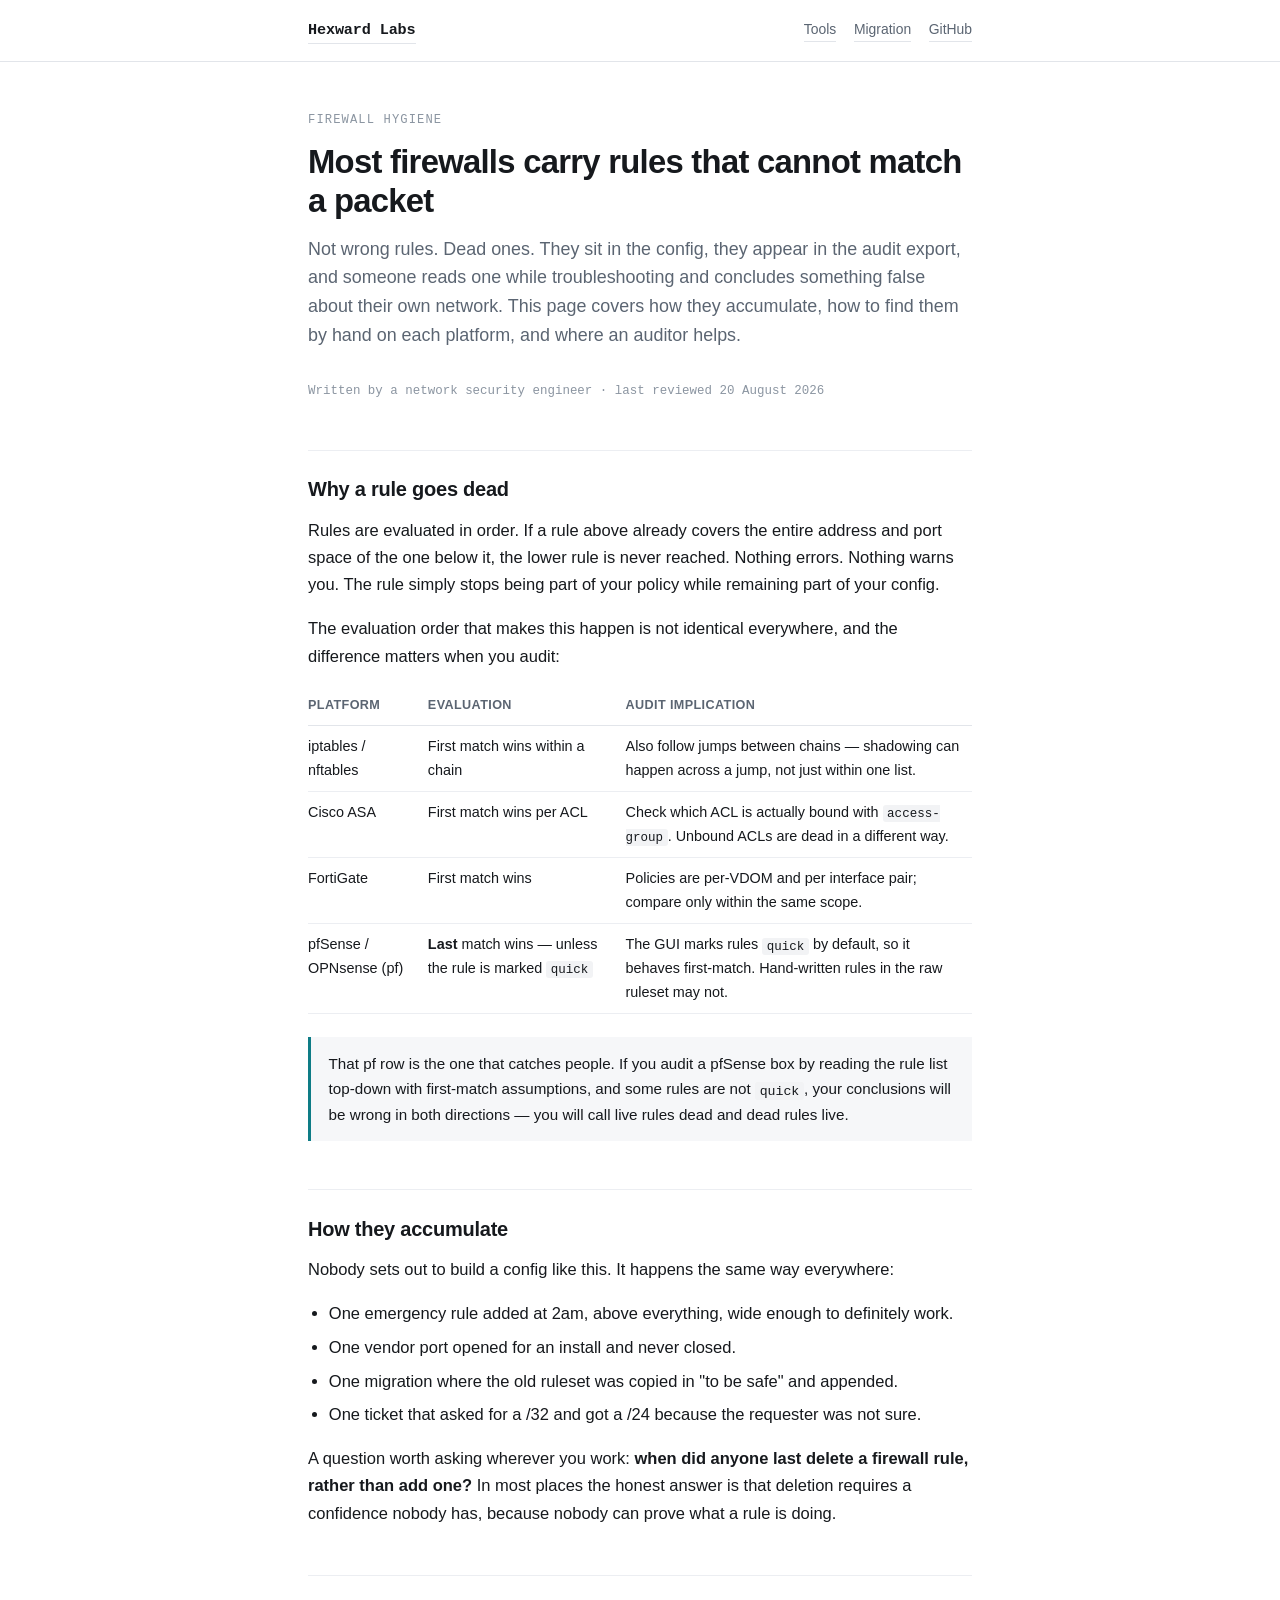
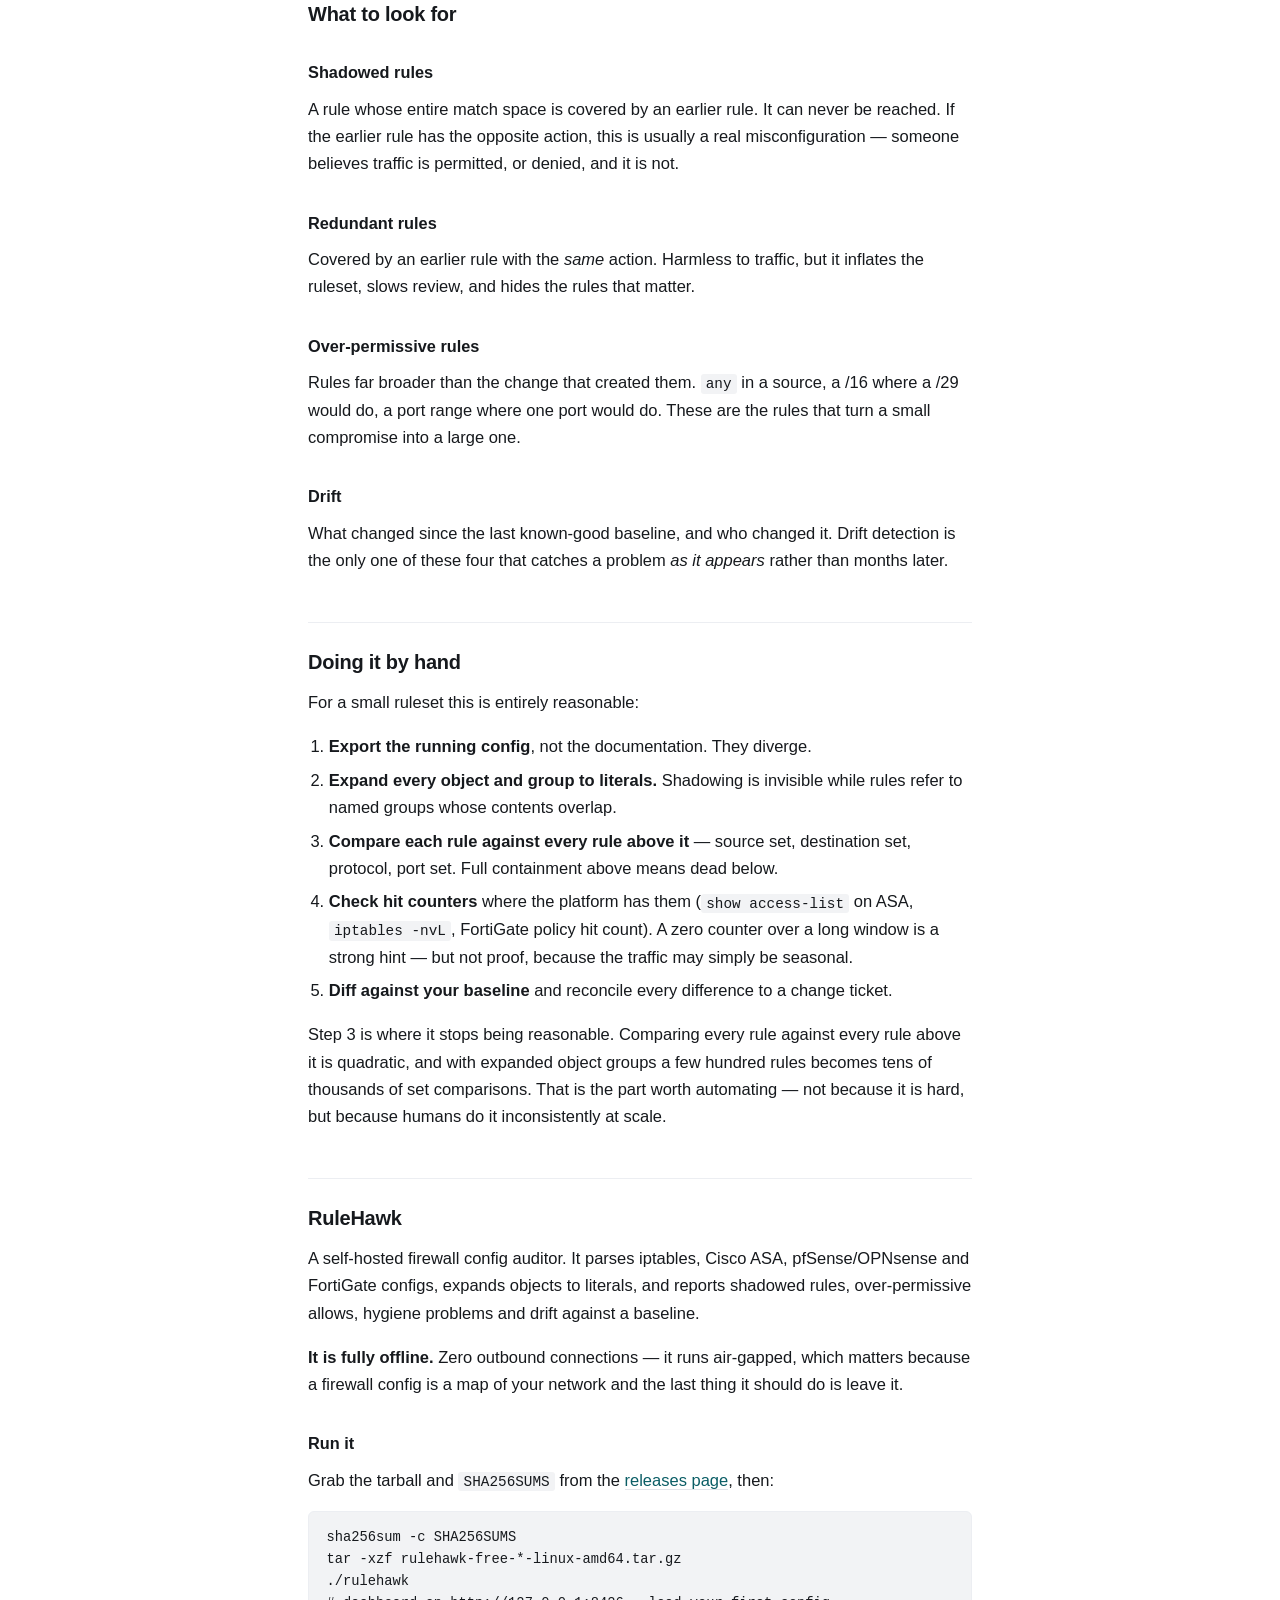
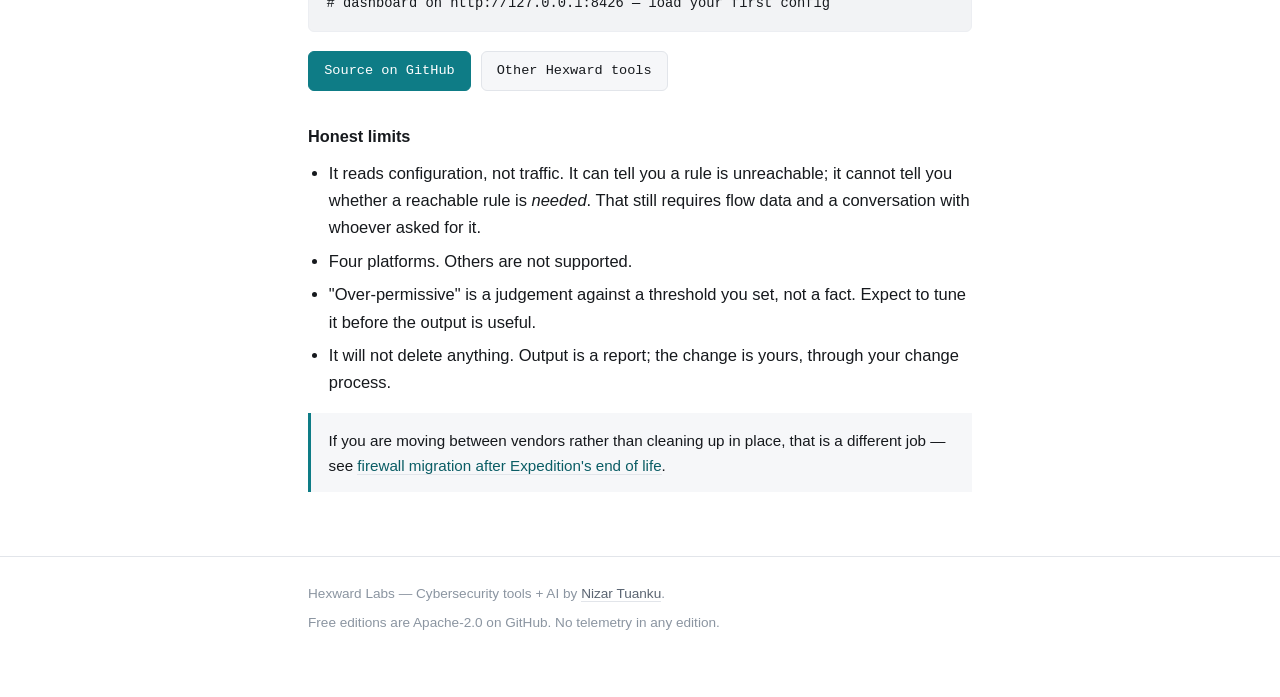
<file: firewall-rule-audit.html>
<!DOCTYPE html>
<html lang="en">
<head>
<meta charset="utf-8">
<meta name="viewport" content="width=device-width, initial-scale=1">
<title>Open source firewall rule audit — finding shadowed, dead and over-permissive rules | Hexward Labs</title>
<meta name="description" content="How dead firewall rules accumulate, how to find shadowed and over-permissive rules by hand on iptables, Cisco ASA, pfSense and FortiGate, and a free offline auditor.">
<link rel="canonical" href="https://nizartuanku.github.io/firewall-rule-audit.html">
<link rel="stylesheet" href="style.css">
<meta property="og:title" content="Open source firewall rule audit — shadowed, dead and over-permissive rules">
<meta property="og:description" content="Most firewalls carry rules that cannot match a packet. Not wrong rules. Dead ones.">
<meta property="og:type" content="article">
</head>
<body>

<header class="top">
  <div class="wrap">
    <a class="brand" href="index.html">Hexward Labs</a>
    <nav>
      <a href="index.html">Tools</a>
      <a href="expedition-alternative.html">Migration</a>
      <a href="https://github.com/nizartuanku">GitHub</a>
    </nav>
  </div>
</header>

<main class="wrap">

  <p class="kicker">Firewall hygiene</p>
  <h1>Most firewalls carry rules that cannot match a packet</h1>

  <p class="lede">Not wrong rules. Dead ones. They sit in the config, they appear in the audit export, and someone reads one while troubleshooting and concludes something false about their own network. This page covers how they accumulate, how to find them by hand on each platform, and where an auditor helps.</p>

  <p class="meta">Written by a network security engineer · last reviewed 20 August 2026</p>

  <h2>Why a rule goes dead</h2>

  <p>Rules are evaluated in order. If a rule above already covers the entire address and port space of the one below it, the lower rule is never reached. Nothing errors. Nothing warns you. The rule simply stops being part of your policy while remaining part of your config.</p>

  <p>The evaluation order that makes this happen is not identical everywhere, and the difference matters when you audit:</p>

  <div class="tablewrap">
  <table>
    <thead><tr><th>Platform</th><th>Evaluation</th><th>Audit implication</th></tr></thead>
    <tbody>
      <tr><td>iptables / nftables</td><td>First match wins within a chain</td><td>Also follow jumps between chains — shadowing can happen across a jump, not just within one list.</td></tr>
      <tr><td>Cisco ASA</td><td>First match wins per ACL</td><td>Check which ACL is actually bound with <code>access-group</code>. Unbound ACLs are dead in a different way.</td></tr>
      <tr><td>FortiGate</td><td>First match wins</td><td>Policies are per-VDOM and per interface pair; compare only within the same scope.</td></tr>
      <tr><td>pfSense / OPNsense (pf)</td><td><strong>Last</strong> match wins — unless the rule is marked <code>quick</code></td><td>The GUI marks rules <code>quick</code> by default, so it behaves first-match. Hand-written rules in the raw ruleset may not.</td></tr>
    </tbody>
  </table>
  </div>

  <div class="note">
    <p>That pf row is the one that catches people. If you audit a pfSense box by reading the rule list top-down with first-match assumptions, and some rules are not <code>quick</code>, your conclusions will be wrong in both directions — you will call live rules dead and dead rules live.</p>
  </div>

  <h2>How they accumulate</h2>

  <p>Nobody sets out to build a config like this. It happens the same way everywhere:</p>

  <ul>
    <li>One emergency rule added at 2am, above everything, wide enough to definitely work.</li>
    <li>One vendor port opened for an install and never closed.</li>
    <li>One migration where the old ruleset was copied in "to be safe" and appended.</li>
    <li>One ticket that asked for a /32 and got a /24 because the requester was not sure.</li>
  </ul>

  <p>A question worth asking wherever you work: <strong>when did anyone last delete a firewall rule, rather than add one?</strong> In most places the honest answer is that deletion requires a confidence nobody has, because nobody can prove what a rule is doing.</p>

  <h2>What to look for</h2>

  <h3>Shadowed rules</h3>
  <p>A rule whose entire match space is covered by an earlier rule. It can never be reached. If the earlier rule has the opposite action, this is usually a real misconfiguration — someone believes traffic is permitted, or denied, and it is not.</p>

  <h3>Redundant rules</h3>
  <p>Covered by an earlier rule with the <em>same</em> action. Harmless to traffic, but it inflates the ruleset, slows review, and hides the rules that matter.</p>

  <h3>Over-permissive rules</h3>
  <p>Rules far broader than the change that created them. <code>any</code> in a source, a /16 where a /29 would do, a port range where one port would do. These are the rules that turn a small compromise into a large one.</p>

  <h3>Drift</h3>
  <p>What changed since the last known-good baseline, and who changed it. Drift detection is the only one of these four that catches a problem <em>as it appears</em> rather than months later.</p>

  <h2>Doing it by hand</h2>

  <p>For a small ruleset this is entirely reasonable:</p>

  <ol>
    <li><strong>Export the running config</strong>, not the documentation. They diverge.</li>
    <li><strong>Expand every object and group to literals.</strong> Shadowing is invisible while rules refer to named groups whose contents overlap.</li>
    <li><strong>Compare each rule against every rule above it</strong> — source set, destination set, protocol, port set. Full containment above means dead below.</li>
    <li><strong>Check hit counters</strong> where the platform has them (<code>show access-list</code> on ASA, <code>iptables -nvL</code>, FortiGate policy hit count). A zero counter over a long window is a strong hint — but not proof, because the traffic may simply be seasonal.</li>
    <li><strong>Diff against your baseline</strong> and reconcile every difference to a change ticket.</li>
  </ol>

  <p>Step 3 is where it stops being reasonable. Comparing every rule against every rule above it is quadratic, and with expanded object groups a few hundred rules becomes tens of thousands of set comparisons. That is the part worth automating — not because it is hard, but because humans do it inconsistently at scale.</p>

  <h2>RuleHawk</h2>

  <p>A self-hosted firewall config auditor. It parses iptables, Cisco ASA, pfSense/OPNsense and FortiGate configs, expands objects to literals, and reports shadowed rules, over-permissive allows, hygiene problems and drift against a baseline.</p>

  <p><strong>It is fully offline.</strong> Zero outbound connections — it runs air-gapped, which matters because a firewall config is a map of your network and the last thing it should do is leave it.</p>

  <h3>Run it</h3>

  <p>Grab the tarball and <code>SHA256SUMS</code> from the <a href="https://github.com/nizartuanku/rulehawk/releases">releases page</a>, then:</p>

  <pre><code>sha256sum -c SHA256SUMS
tar -xzf rulehawk-free-*-linux-amd64.tar.gz
./rulehawk
# dashboard on http://127.0.0.1:8426 — load your first config</code></pre>

  <div class="actions">
    <a class="btn primary" href="https://github.com/nizartuanku/rulehawk">Source on GitHub</a>
    <a class="btn" href="index.html">Other Hexward tools</a>
  </div>

  <h3>Honest limits</h3>
  <ul>
    <li>It reads configuration, not traffic. It can tell you a rule is unreachable; it cannot tell you whether a reachable rule is <em>needed</em>. That still requires flow data and a conversation with whoever asked for it.</li>
    <li>Four platforms. Others are not supported.</li>
    <li>"Over-permissive" is a judgement against a threshold you set, not a fact. Expect to tune it before the output is useful.</li>
    <li>It will not delete anything. Output is a report; the change is yours, through your change process.</li>
  </ul>

  <div class="note">
    <p>If you are moving between vendors rather than cleaning up in place, that is a different job — see <a href="expedition-alternative.html">firewall migration after Expedition's end of life</a>.</p>
  </div>

</main>

<footer class="bottom">
  <div class="wrap">
    <p>Hexward Labs — Cybersecurity tools + AI by <a href="https://github.com/nizartuanku">Nizar Tuanku</a>.</p>
    <p>Free editions are Apache-2.0 on GitHub. No telemetry in any edition.</p>
  </div>
</footer>

</body>
</html>
</file>
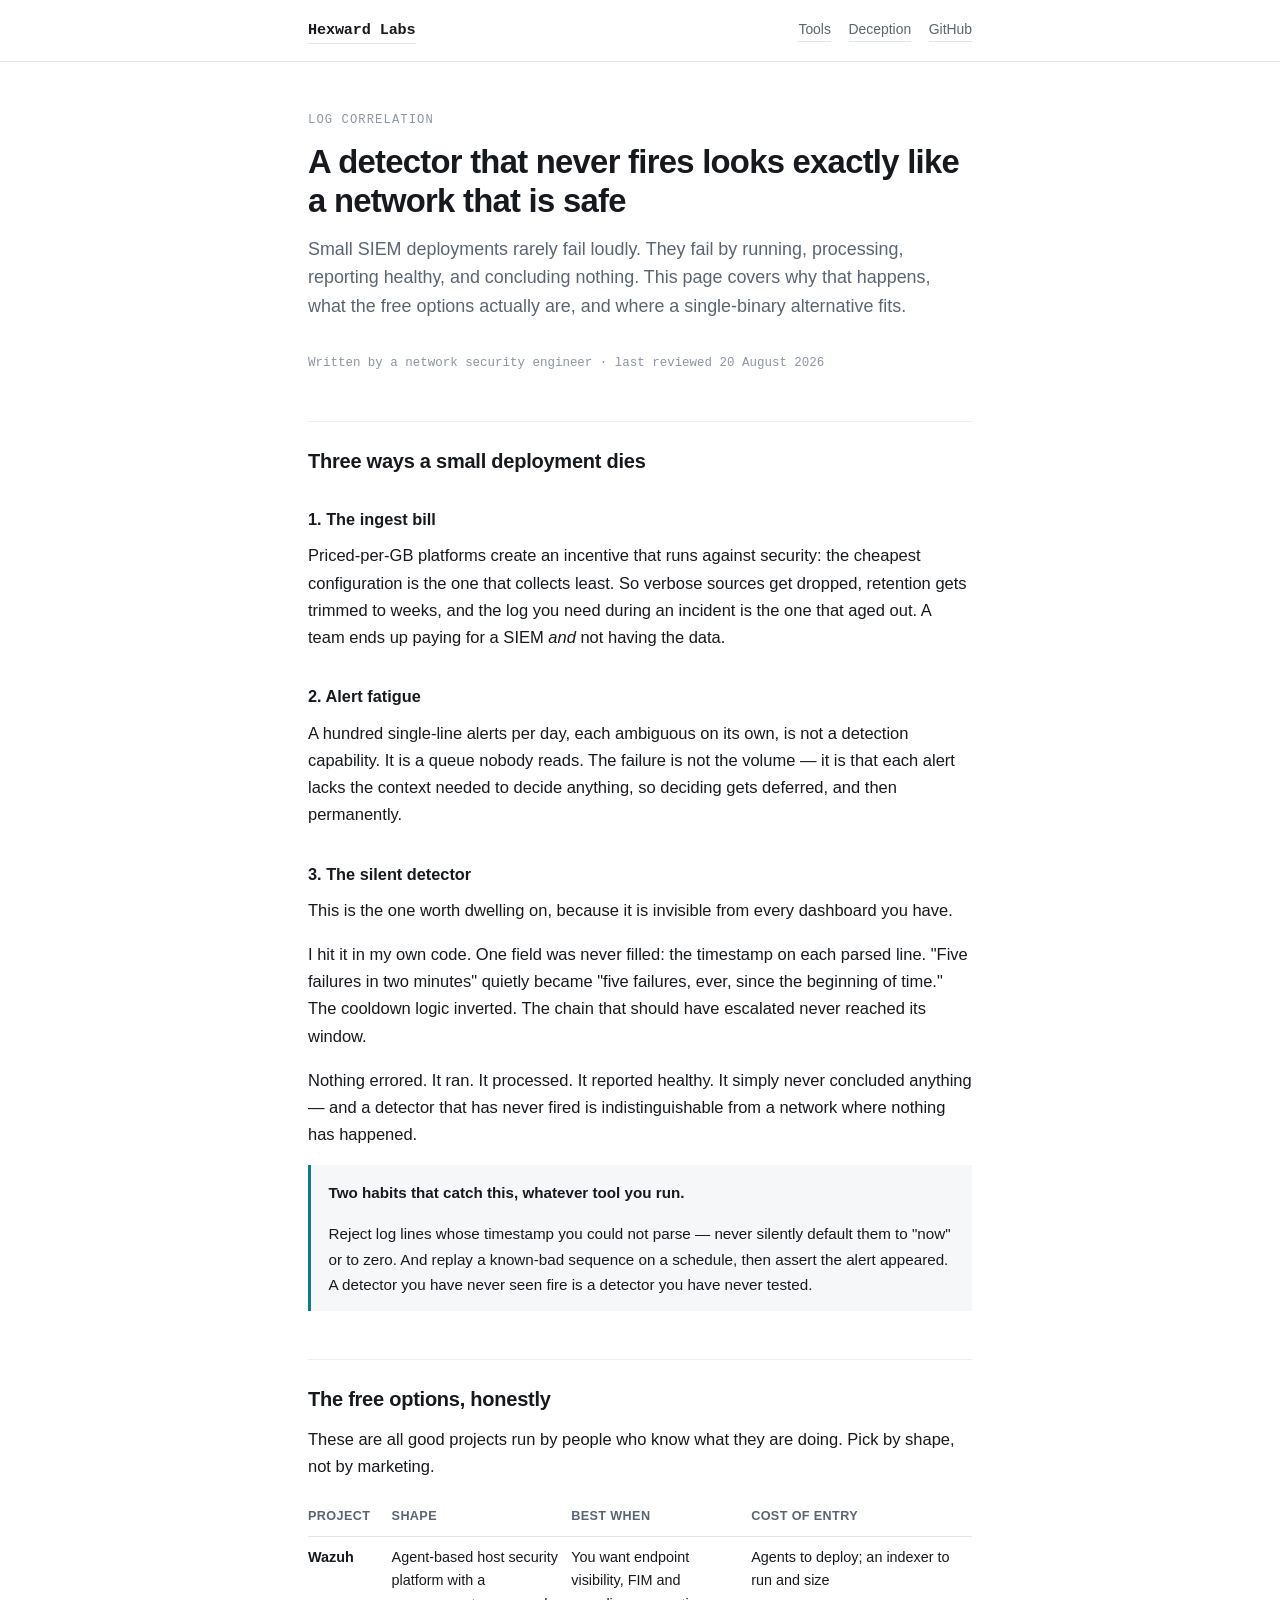
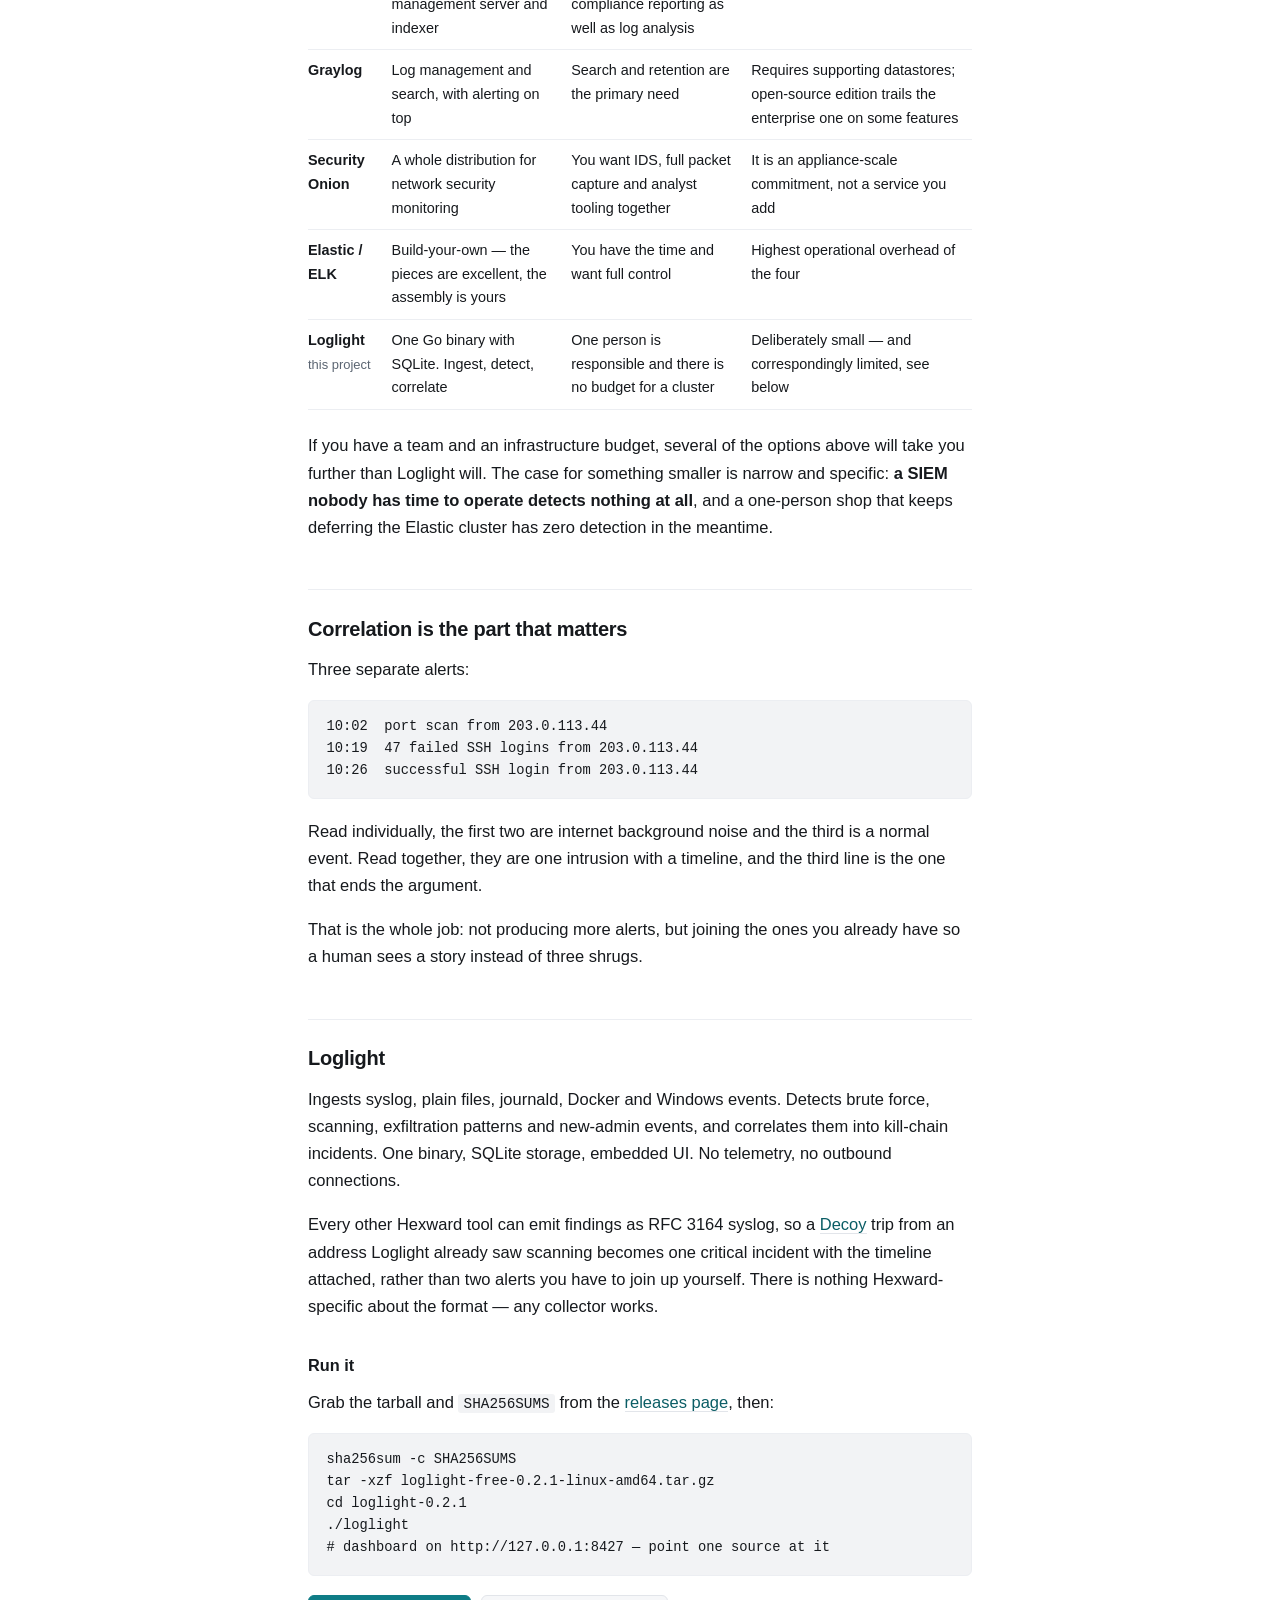
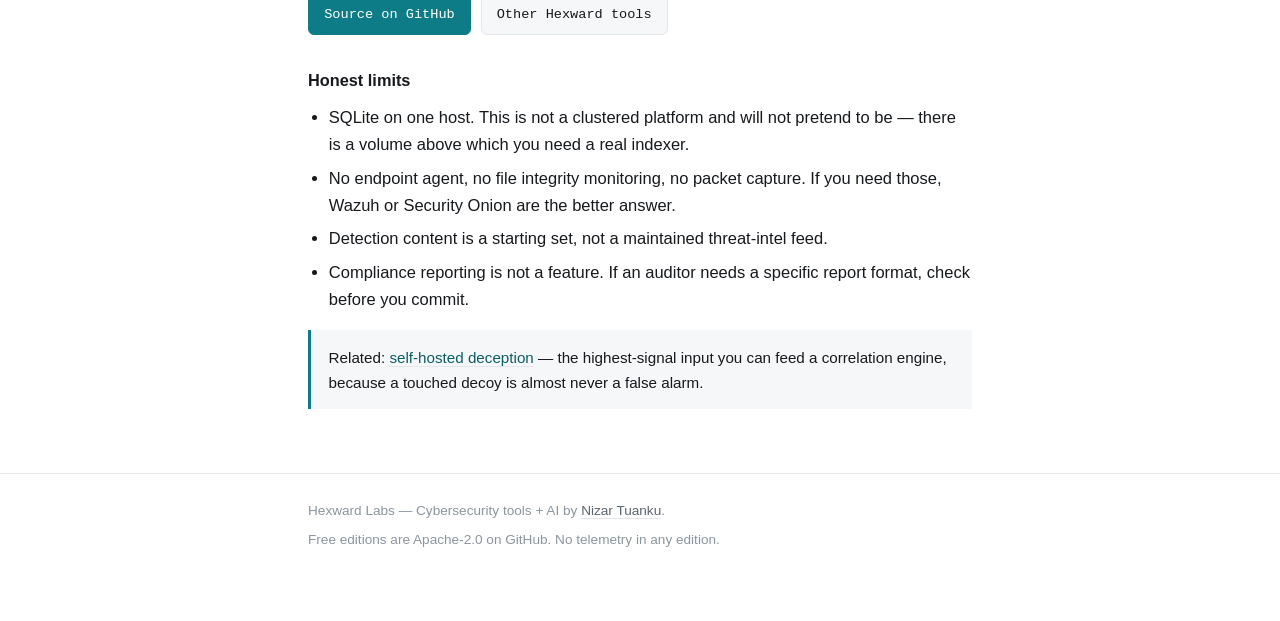
<file: lightweight-self-hosted-siem.html>
<!DOCTYPE html>
<html lang="en">
<head>
<meta charset="utf-8">
<meta name="viewport" content="width=device-width, initial-scale=1">
<title>Lightweight self-hosted SIEM — correlation without the ingest bill | Hexward Labs</title>
<meta name="description" content="Why small SIEM deployments fail, how a detector can stop firing without erroring, an honest comparison with Wazuh, Graylog, Security Onion and ELK, and a single-binary alternative.">
<link rel="canonical" href="https://nizartuanku.github.io/lightweight-self-hosted-siem.html">
<link rel="stylesheet" href="style.css">
<meta property="og:title" content="Lightweight self-hosted SIEM — correlation without the ingest bill">
<meta property="og:description" content="A detector that never fires looks exactly like a network that is safe.">
<meta property="og:type" content="article">
</head>
<body>

<header class="top">
  <div class="wrap">
    <a class="brand" href="index.html">Hexward Labs</a>
    <nav>
      <a href="index.html">Tools</a>
      <a href="thinkst-canary-alternative.html">Deception</a>
      <a href="https://github.com/nizartuanku">GitHub</a>
    </nav>
  </div>
</header>

<main class="wrap">

  <p class="kicker">Log correlation</p>
  <h1>A detector that never fires looks exactly like a network that is safe</h1>

  <p class="lede">Small SIEM deployments rarely fail loudly. They fail by running, processing, reporting healthy, and concluding nothing. This page covers why that happens, what the free options actually are, and where a single-binary alternative fits.</p>

  <p class="meta">Written by a network security engineer · last reviewed 20 August 2026</p>

  <h2>Three ways a small deployment dies</h2>

  <h3>1. The ingest bill</h3>
  <p>Priced-per-GB platforms create an incentive that runs against security: the cheapest configuration is the one that collects least. So verbose sources get dropped, retention gets trimmed to weeks, and the log you need during an incident is the one that aged out. A team ends up paying for a SIEM <em>and</em> not having the data.</p>

  <h3>2. Alert fatigue</h3>
  <p>A hundred single-line alerts per day, each ambiguous on its own, is not a detection capability. It is a queue nobody reads. The failure is not the volume — it is that each alert lacks the context needed to decide anything, so deciding gets deferred, and then permanently.</p>

  <h3>3. The silent detector</h3>
  <p>This is the one worth dwelling on, because it is invisible from every dashboard you have.</p>

  <p>I hit it in my own code. One field was never filled: the timestamp on each parsed line. "Five failures in two minutes" quietly became "five failures, ever, since the beginning of time." The cooldown logic inverted. The chain that should have escalated never reached its window.</p>

  <p>Nothing errored. It ran. It processed. It reported healthy. It simply never concluded anything — and a detector that has never fired is indistinguishable from a network where nothing has happened.</p>

  <div class="note">
    <p><strong>Two habits that catch this, whatever tool you run.</strong></p>
    <p style="margin-top:.6rem">Reject log lines whose timestamp you could not parse — never silently default them to "now" or to zero. And replay a known-bad sequence on a schedule, then assert the alert appeared. A detector you have never seen fire is a detector you have never tested.</p>
  </div>

  <h2>The free options, honestly</h2>

  <p>These are all good projects run by people who know what they are doing. Pick by shape, not by marketing.</p>

  <div class="tablewrap">
  <table>
    <thead><tr><th>Project</th><th>Shape</th><th>Best when</th><th>Cost of entry</th></tr></thead>
    <tbody>
      <tr>
        <td><strong>Wazuh</strong></td>
        <td>Agent-based host security platform with a management server and indexer</td>
        <td>You want endpoint visibility, FIM and compliance reporting as well as log analysis</td>
        <td>Agents to deploy; an indexer to run and size</td>
      </tr>
      <tr>
        <td><strong>Graylog</strong></td>
        <td>Log management and search, with alerting on top</td>
        <td>Search and retention are the primary need</td>
        <td>Requires supporting datastores; open-source edition trails the enterprise one on some features</td>
      </tr>
      <tr>
        <td><strong>Security Onion</strong></td>
        <td>A whole distribution for network security monitoring</td>
        <td>You want IDS, full packet capture and analyst tooling together</td>
        <td>It is an appliance-scale commitment, not a service you add</td>
      </tr>
      <tr>
        <td><strong>Elastic / ELK</strong></td>
        <td>Build-your-own — the pieces are excellent, the assembly is yours</td>
        <td>You have the time and want full control</td>
        <td>Highest operational overhead of the four</td>
      </tr>
      <tr>
        <td><strong>Loglight</strong><br><span style="color:var(--fg-muted);font-size:.9em">this project</span></td>
        <td>One Go binary with SQLite. Ingest, detect, correlate</td>
        <td>One person is responsible and there is no budget for a cluster</td>
        <td>Deliberately small — and correspondingly limited, see below</td>
      </tr>
    </tbody>
  </table>
  </div>

  <p>If you have a team and an infrastructure budget, several of the options above will take you further than Loglight will. The case for something smaller is narrow and specific: <strong>a SIEM nobody has time to operate detects nothing at all</strong>, and a one-person shop that keeps deferring the Elastic cluster has zero detection in the meantime.</p>

  <h2>Correlation is the part that matters</h2>

  <p>Three separate alerts:</p>

  <pre><code>10:02  port scan from 203.0.113.44
10:19  47 failed SSH logins from 203.0.113.44
10:26  successful SSH login from 203.0.113.44</code></pre>

  <p>Read individually, the first two are internet background noise and the third is a normal event. Read together, they are one intrusion with a timeline, and the third line is the one that ends the argument.</p>

  <p>That is the whole job: not producing more alerts, but joining the ones you already have so a human sees a story instead of three shrugs.</p>

  <h2>Loglight</h2>

  <p>Ingests syslog, plain files, journald, Docker and Windows events. Detects brute force, scanning, exfiltration patterns and new-admin events, and correlates them into kill-chain incidents. One binary, SQLite storage, embedded UI. No telemetry, no outbound connections.</p>

  <p>Every other Hexward tool can emit findings as RFC 3164 syslog, so a <a href="thinkst-canary-alternative.html">Decoy</a> trip from an address Loglight already saw scanning becomes one critical incident with the timeline attached, rather than two alerts you have to join up yourself. There is nothing Hexward-specific about the format — any collector works.</p>

  <h3>Run it</h3>

  <p>Grab the tarball and <code>SHA256SUMS</code> from the <a href="https://github.com/nizartuanku/loglight/releases">releases page</a>, then:</p>

  <pre><code>sha256sum -c SHA256SUMS
tar -xzf loglight-free-0.2.1-linux-amd64.tar.gz
cd loglight-0.2.1
./loglight
# dashboard on http://127.0.0.1:8427 — point one source at it</code></pre>

  <div class="actions">
    <a class="btn primary" href="https://github.com/nizartuanku/loglight">Source on GitHub</a>
    <a class="btn" href="index.html">Other Hexward tools</a>
  </div>

  <h3>Honest limits</h3>
  <ul>
    <li>SQLite on one host. This is not a clustered platform and will not pretend to be — there is a volume above which you need a real indexer.</li>
    <li>No endpoint agent, no file integrity monitoring, no packet capture. If you need those, Wazuh or Security Onion are the better answer.</li>
    <li>Detection content is a starting set, not a maintained threat-intel feed.</li>
    <li>Compliance reporting is not a feature. If an auditor needs a specific report format, check before you commit.</li>
  </ul>

  <div class="note">
    <p>Related: <a href="thinkst-canary-alternative.html">self-hosted deception</a> — the highest-signal input you can feed a correlation engine, because a touched decoy is almost never a false alarm.</p>
  </div>

</main>

<footer class="bottom">
  <div class="wrap">
    <p>Hexward Labs — Cybersecurity tools + AI by <a href="https://github.com/nizartuanku">Nizar Tuanku</a>.</p>
    <p>Free editions are Apache-2.0 on GitHub. No telemetry in any edition.</p>
  </div>
</footer>

</body>
</html>
</file>
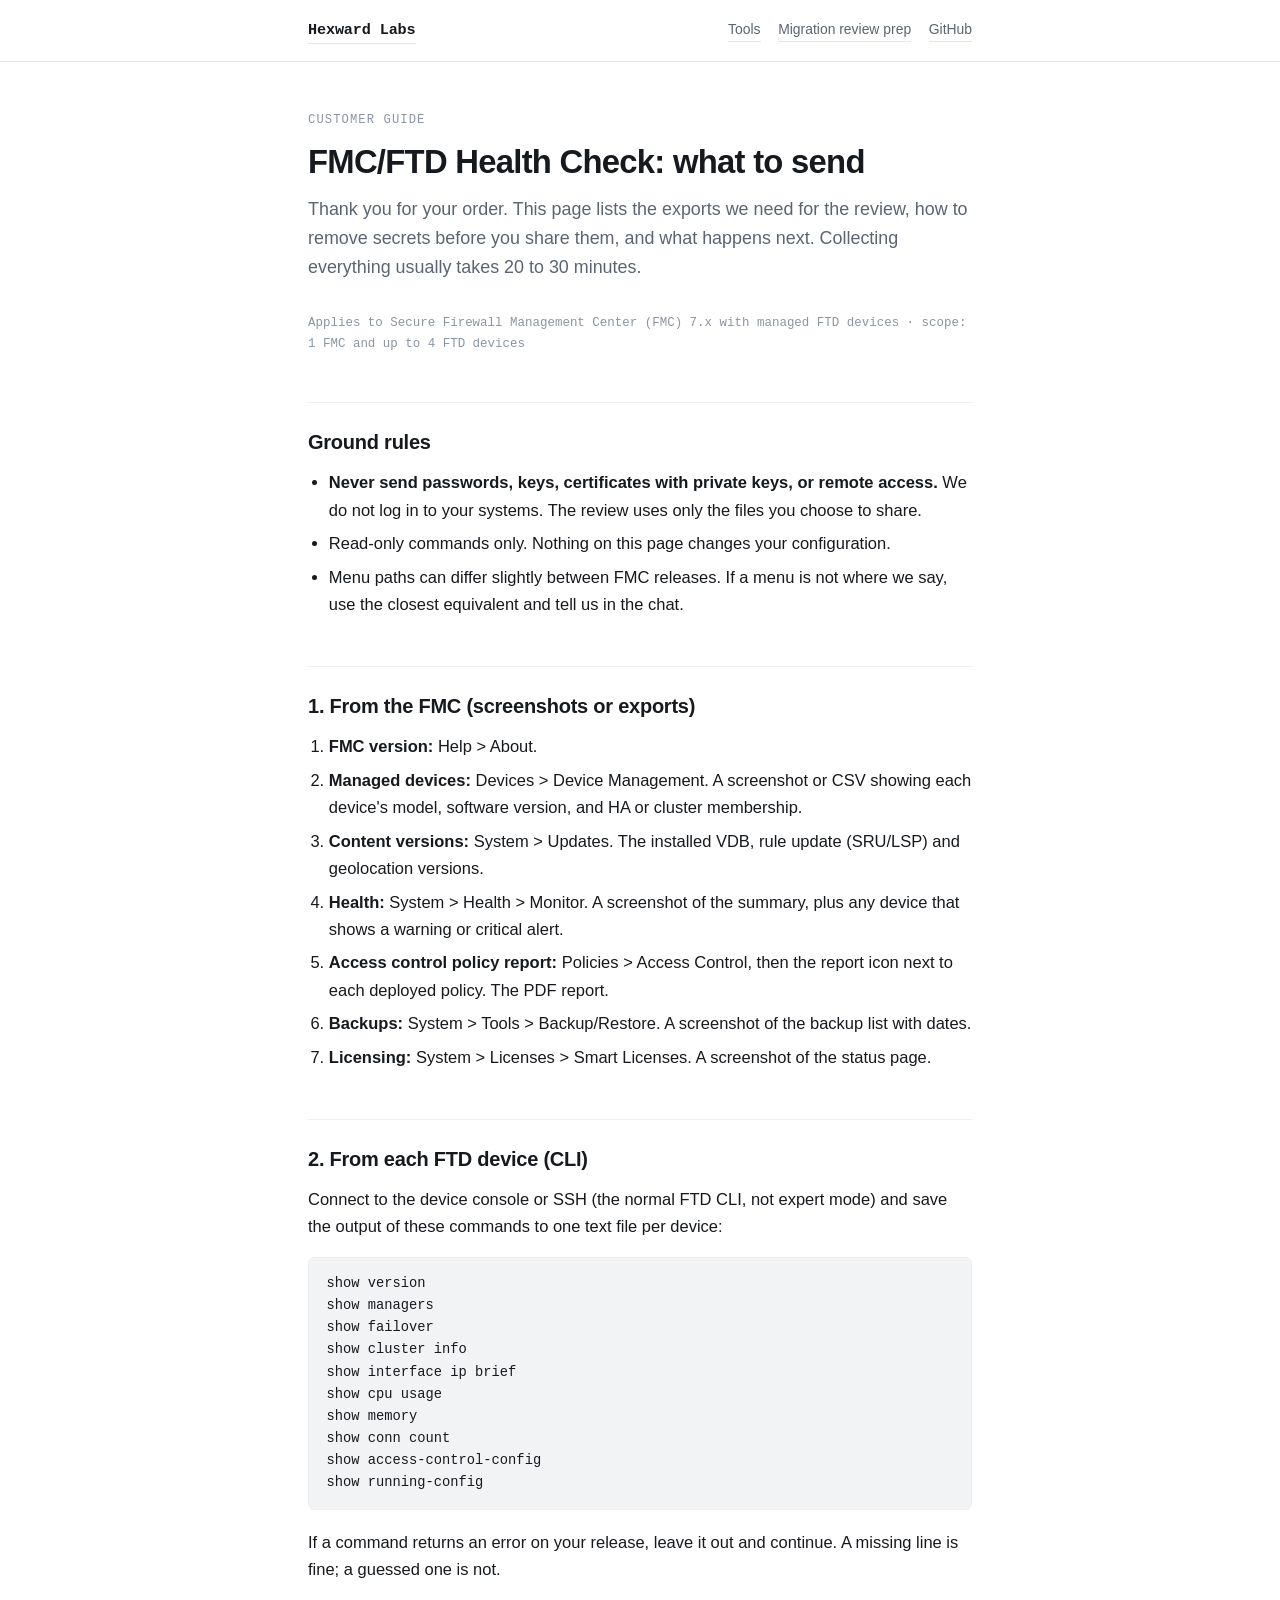
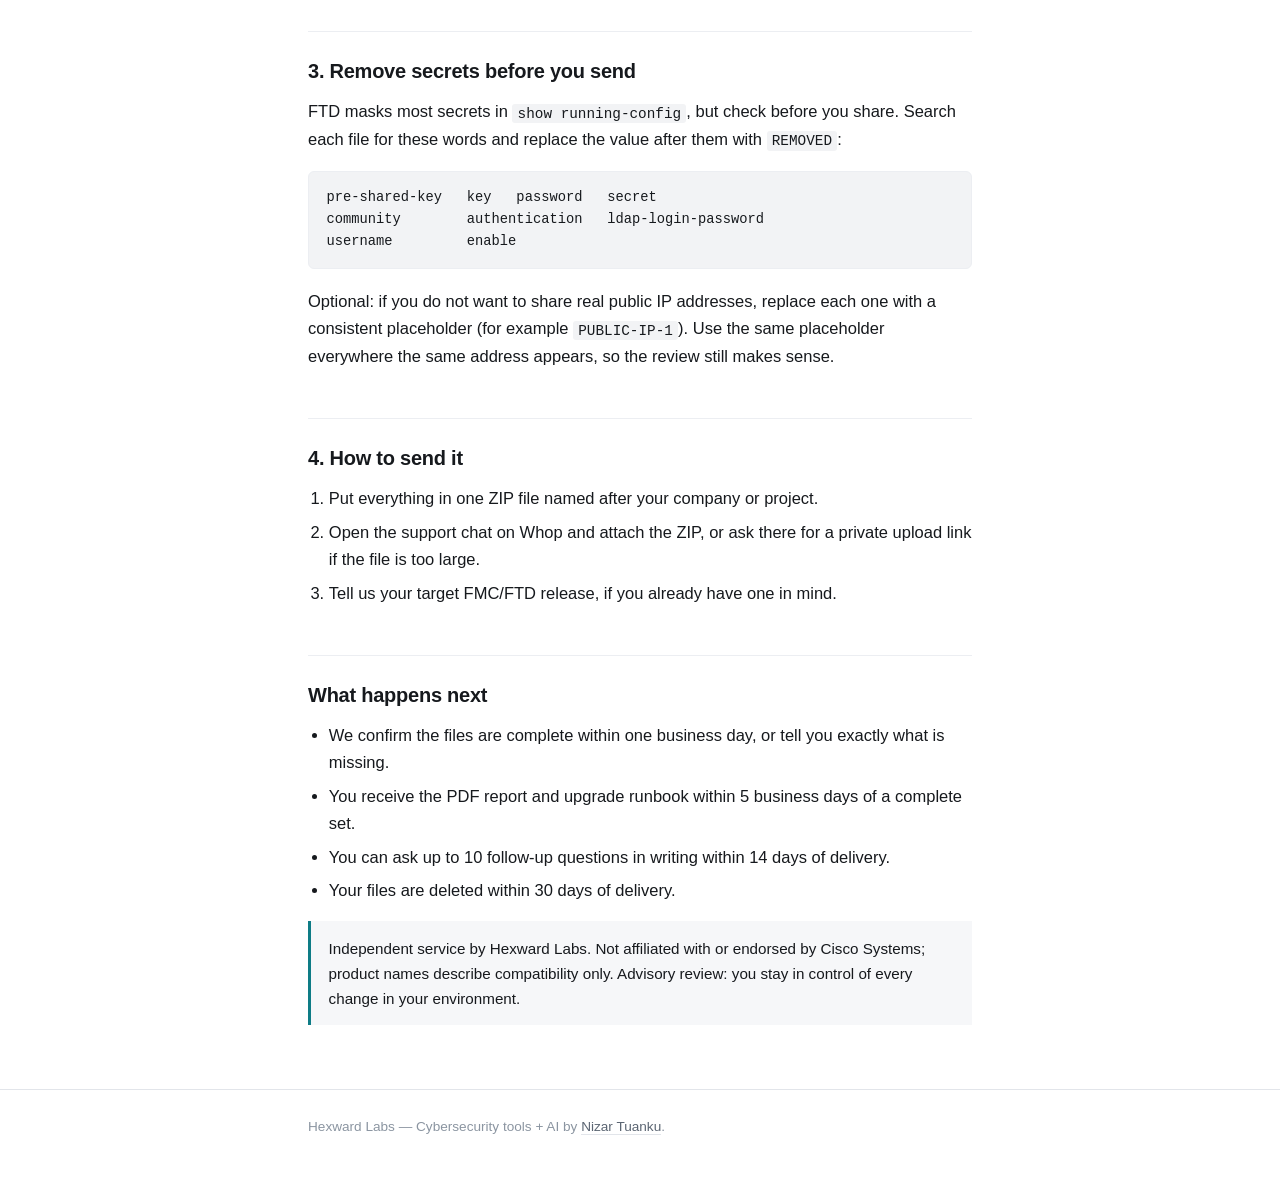
<file: prep-fmc-ftd-health-check.html>
<!DOCTYPE html>
<html lang="en">
<head>
<meta charset="utf-8">
<meta name="viewport" content="width=device-width, initial-scale=1">
<title>FMC/FTD Health Check — what to send and how to sanitize it | Hexward Labs</title>
<meta name="description" content="Preparation guide for the Hexward Labs FMC/FTD Health Check & Upgrade Readiness Review: the exports to collect, how to remove secrets, and how to send them.">
<link rel="canonical" href="https://nizartuanku.github.io/prep-fmc-ftd-health-check.html">
<link rel="stylesheet" href="style.css">
<meta name="robots" content="noindex">
</head>
<body>

<header class="top">
  <div class="wrap">
    <a class="brand" href="index.html">Hexward Labs</a>
    <nav>
      <a href="index.html">Tools</a>
      <a href="prep-migration-review.html">Migration review prep</a>
      <a href="https://github.com/nizartuanku">GitHub</a>
    </nav>
  </div>
</header>

<main class="wrap">

  <p class="kicker">Customer guide</p>
  <h1>FMC/FTD Health Check: what to send</h1>

  <p class="lede">Thank you for your order. This page lists the exports we need for the review, how to remove secrets before you share them, and what happens next. Collecting everything usually takes 20 to 30 minutes.</p>

  <p class="meta">Applies to Secure Firewall Management Center (FMC) 7.x with managed FTD devices · scope: 1 FMC and up to 4 FTD devices</p>

  <h2>Ground rules</h2>
  <ul>
    <li><b>Never send passwords, keys, certificates with private keys, or remote access.</b> We do not log in to your systems. The review uses only the files you choose to share.</li>
    <li>Read-only commands only. Nothing on this page changes your configuration.</li>
    <li>Menu paths can differ slightly between FMC releases. If a menu is not where we say, use the closest equivalent and tell us in the chat.</li>
  </ul>

  <h2>1. From the FMC (screenshots or exports)</h2>
  <ol>
    <li><b>FMC version:</b> Help &gt; About.</li>
    <li><b>Managed devices:</b> Devices &gt; Device Management. A screenshot or CSV showing each device's model, software version, and HA or cluster membership.</li>
    <li><b>Content versions:</b> System &gt; Updates. The installed VDB, rule update (SRU/LSP) and geolocation versions.</li>
    <li><b>Health:</b> System &gt; Health &gt; Monitor. A screenshot of the summary, plus any device that shows a warning or critical alert.</li>
    <li><b>Access control policy report:</b> Policies &gt; Access Control, then the report icon next to each deployed policy. The PDF report.</li>
    <li><b>Backups:</b> System &gt; Tools &gt; Backup/Restore. A screenshot of the backup list with dates.</li>
    <li><b>Licensing:</b> System &gt; Licenses &gt; Smart Licenses. A screenshot of the status page.</li>
  </ol>

  <h2>2. From each FTD device (CLI)</h2>
  <p>Connect to the device console or SSH (the normal FTD CLI, not expert mode) and save the output of these commands to one text file per device:</p>
<pre>show version
show managers
show failover
show cluster info
show interface ip brief
show cpu usage
show memory
show conn count
show access-control-config
show running-config</pre>
  <p>If a command returns an error on your release, leave it out and continue. A missing line is fine; a guessed one is not.</p>

  <h2>3. Remove secrets before you send</h2>
  <p>FTD masks most secrets in <code>show running-config</code>, but check before you share. Search each file for these words and replace the value after them with <code>REMOVED</code>:</p>
<pre>pre-shared-key   key   password   secret
community        authentication   ldap-login-password
username         enable</pre>
  <p>Optional: if you do not want to share real public IP addresses, replace each one with a consistent placeholder (for example <code>PUBLIC-IP-1</code>). Use the same placeholder everywhere the same address appears, so the review still makes sense.</p>

  <h2>4. How to send it</h2>
  <ol>
    <li>Put everything in one ZIP file named after your company or project.</li>
    <li>Open the support chat on Whop and attach the ZIP, or ask there for a private upload link if the file is too large.</li>
    <li>Tell us your target FMC/FTD release, if you already have one in mind.</li>
  </ol>

  <h2>What happens next</h2>
  <ul>
    <li>We confirm the files are complete within one business day, or tell you exactly what is missing.</li>
    <li>You receive the PDF report and upgrade runbook within 5 business days of a complete set.</li>
    <li>You can ask up to 10 follow-up questions in writing within 14 days of delivery.</li>
    <li>Your files are deleted within 30 days of delivery.</li>
  </ul>

  <div class="note">
    <p>Independent service by Hexward Labs. Not affiliated with or endorsed by Cisco Systems; product names describe compatibility only. Advisory review: you stay in control of every change in your environment.</p>
  </div>

</main>

<footer class="bottom">
  <div class="wrap">
    <p>Hexward Labs — Cybersecurity tools + AI by <a href="https://github.com/nizartuanku">Nizar Tuanku</a>.</p>
  </div>
</footer>

</body>
</html>
</file>
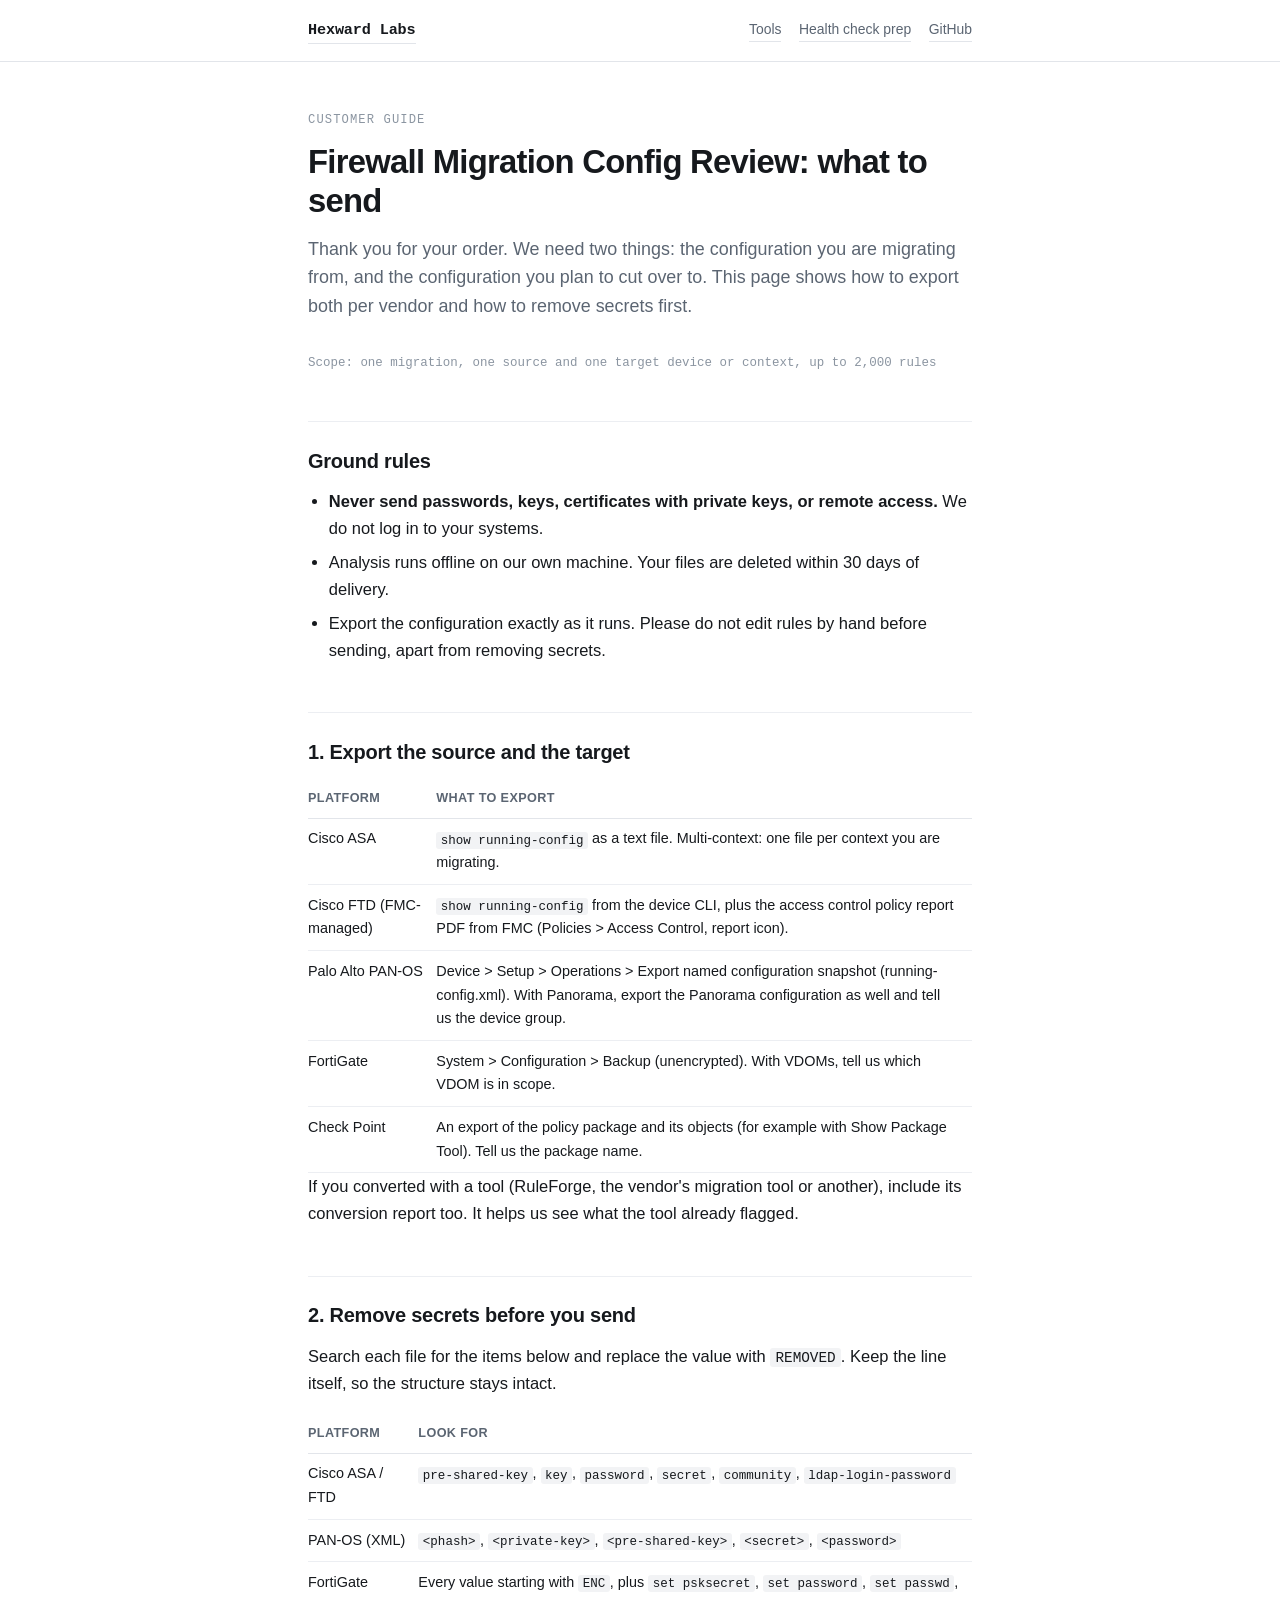
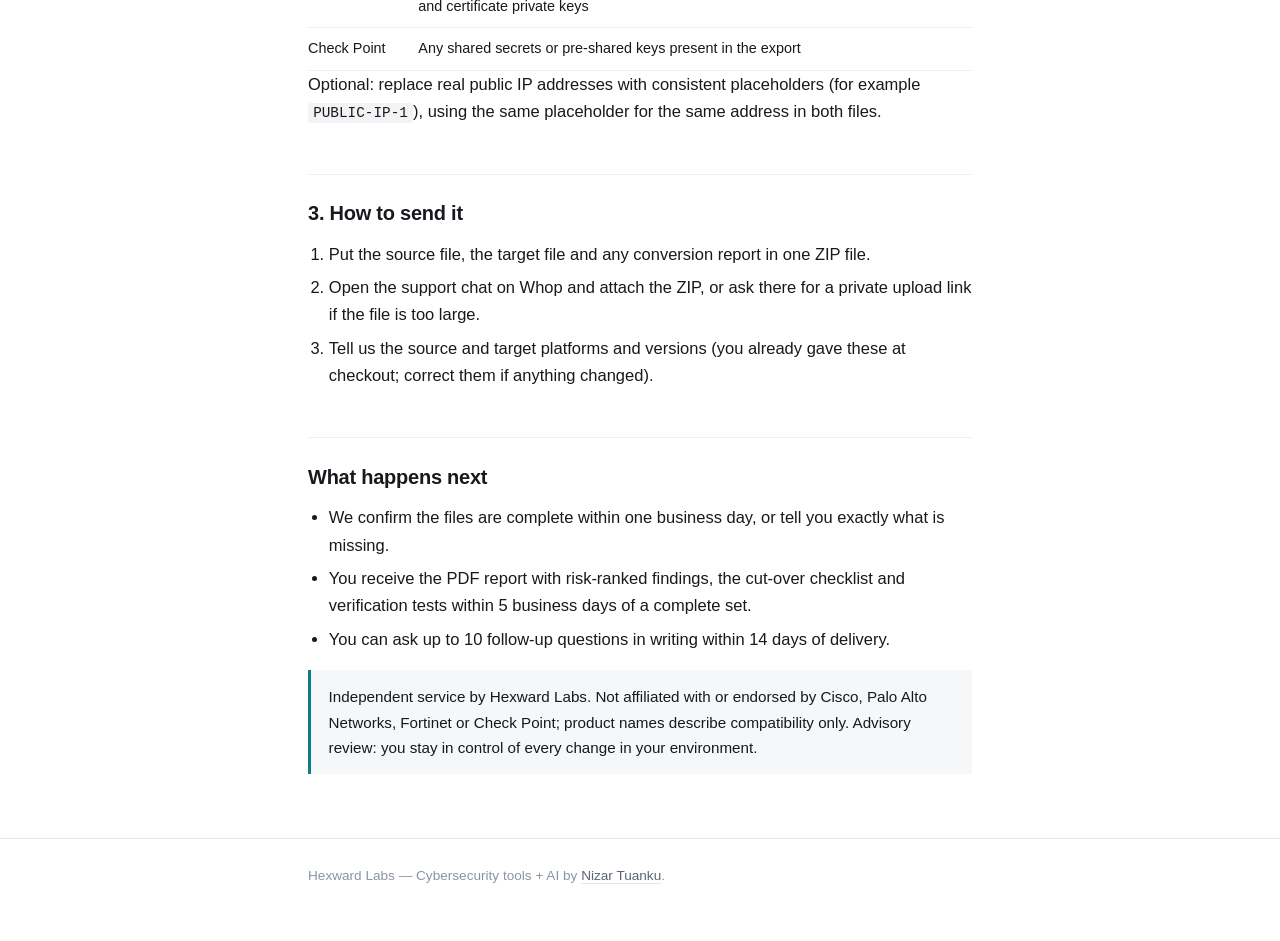
<file: prep-migration-review.html>
<!DOCTYPE html>
<html lang="en">
<head>
<meta charset="utf-8">
<meta name="viewport" content="width=device-width, initial-scale=1">
<title>Firewall Migration Config Review — what to send and how to sanitize it | Hexward Labs</title>
<meta name="description" content="Preparation guide for the Hexward Labs Firewall Migration Config Review: which source and target exports to collect per vendor, how to remove secrets, and how to send them.">
<link rel="canonical" href="https://nizartuanku.github.io/prep-migration-review.html">
<link rel="stylesheet" href="style.css">
<meta name="robots" content="noindex">
</head>
<body>

<header class="top">
  <div class="wrap">
    <a class="brand" href="index.html">Hexward Labs</a>
    <nav>
      <a href="index.html">Tools</a>
      <a href="prep-fmc-ftd-health-check.html">Health check prep</a>
      <a href="https://github.com/nizartuanku">GitHub</a>
    </nav>
  </div>
</header>

<main class="wrap">

  <p class="kicker">Customer guide</p>
  <h1>Firewall Migration Config Review: what to send</h1>

  <p class="lede">Thank you for your order. We need two things: the configuration you are migrating from, and the configuration you plan to cut over to. This page shows how to export both per vendor and how to remove secrets first.</p>

  <p class="meta">Scope: one migration, one source and one target device or context, up to 2,000 rules</p>

  <h2>Ground rules</h2>
  <ul>
    <li><b>Never send passwords, keys, certificates with private keys, or remote access.</b> We do not log in to your systems.</li>
    <li>Analysis runs offline on our own machine. Your files are deleted within 30 days of delivery.</li>
    <li>Export the configuration exactly as it runs. Please do not edit rules by hand before sending, apart from removing secrets.</li>
  </ul>

  <h2>1. Export the source and the target</h2>
  <table>
    <tr><th>Platform</th><th>What to export</th></tr>
    <tr><td>Cisco ASA</td><td><code>show running-config</code> as a text file. Multi-context: one file per context you are migrating.</td></tr>
    <tr><td>Cisco FTD (FMC-managed)</td><td><code>show running-config</code> from the device CLI, plus the access control policy report PDF from FMC (Policies &gt; Access Control, report icon).</td></tr>
    <tr><td>Palo Alto PAN-OS</td><td>Device &gt; Setup &gt; Operations &gt; Export named configuration snapshot (running-config.xml). With Panorama, export the Panorama configuration as well and tell us the device group.</td></tr>
    <tr><td>FortiGate</td><td>System &gt; Configuration &gt; Backup (unencrypted). With VDOMs, tell us which VDOM is in scope.</td></tr>
    <tr><td>Check Point</td><td>An export of the policy package and its objects (for example with Show Package Tool). Tell us the package name.</td></tr>
  </table>
  <p>If you converted with a tool (RuleForge, the vendor's migration tool or another), include its conversion report too. It helps us see what the tool already flagged.</p>

  <h2>2. Remove secrets before you send</h2>
  <p>Search each file for the items below and replace the value with <code>REMOVED</code>. Keep the line itself, so the structure stays intact.</p>
  <table>
    <tr><th>Platform</th><th>Look for</th></tr>
    <tr><td>Cisco ASA / FTD</td><td><code>pre-shared-key</code>, <code>key</code>, <code>password</code>, <code>secret</code>, <code>community</code>, <code>ldap-login-password</code></td></tr>
    <tr><td>PAN-OS (XML)</td><td><code>&lt;phash&gt;</code>, <code>&lt;private-key&gt;</code>, <code>&lt;pre-shared-key&gt;</code>, <code>&lt;secret&gt;</code>, <code>&lt;password&gt;</code></td></tr>
    <tr><td>FortiGate</td><td>Every value starting with <code>ENC</code>, plus <code>set psksecret</code>, <code>set password</code>, <code>set passwd</code>, and certificate private keys</td></tr>
    <tr><td>Check Point</td><td>Any shared secrets or pre-shared keys present in the export</td></tr>
  </table>
  <p>Optional: replace real public IP addresses with consistent placeholders (for example <code>PUBLIC-IP-1</code>), using the same placeholder for the same address in both files.</p>

  <h2>3. How to send it</h2>
  <ol>
    <li>Put the source file, the target file and any conversion report in one ZIP file.</li>
    <li>Open the support chat on Whop and attach the ZIP, or ask there for a private upload link if the file is too large.</li>
    <li>Tell us the source and target platforms and versions (you already gave these at checkout; correct them if anything changed).</li>
  </ol>

  <h2>What happens next</h2>
  <ul>
    <li>We confirm the files are complete within one business day, or tell you exactly what is missing.</li>
    <li>You receive the PDF report with risk-ranked findings, the cut-over checklist and verification tests within 5 business days of a complete set.</li>
    <li>You can ask up to 10 follow-up questions in writing within 14 days of delivery.</li>
  </ul>

  <div class="note">
    <p>Independent service by Hexward Labs. Not affiliated with or endorsed by Cisco, Palo Alto Networks, Fortinet or Check Point; product names describe compatibility only. Advisory review: you stay in control of every change in your environment.</p>
  </div>

</main>

<footer class="bottom">
  <div class="wrap">
    <p>Hexward Labs — Cybersecurity tools + AI by <a href="https://github.com/nizartuanku">Nizar Tuanku</a>.</p>
  </div>
</footer>

</body>
</html>
</file>
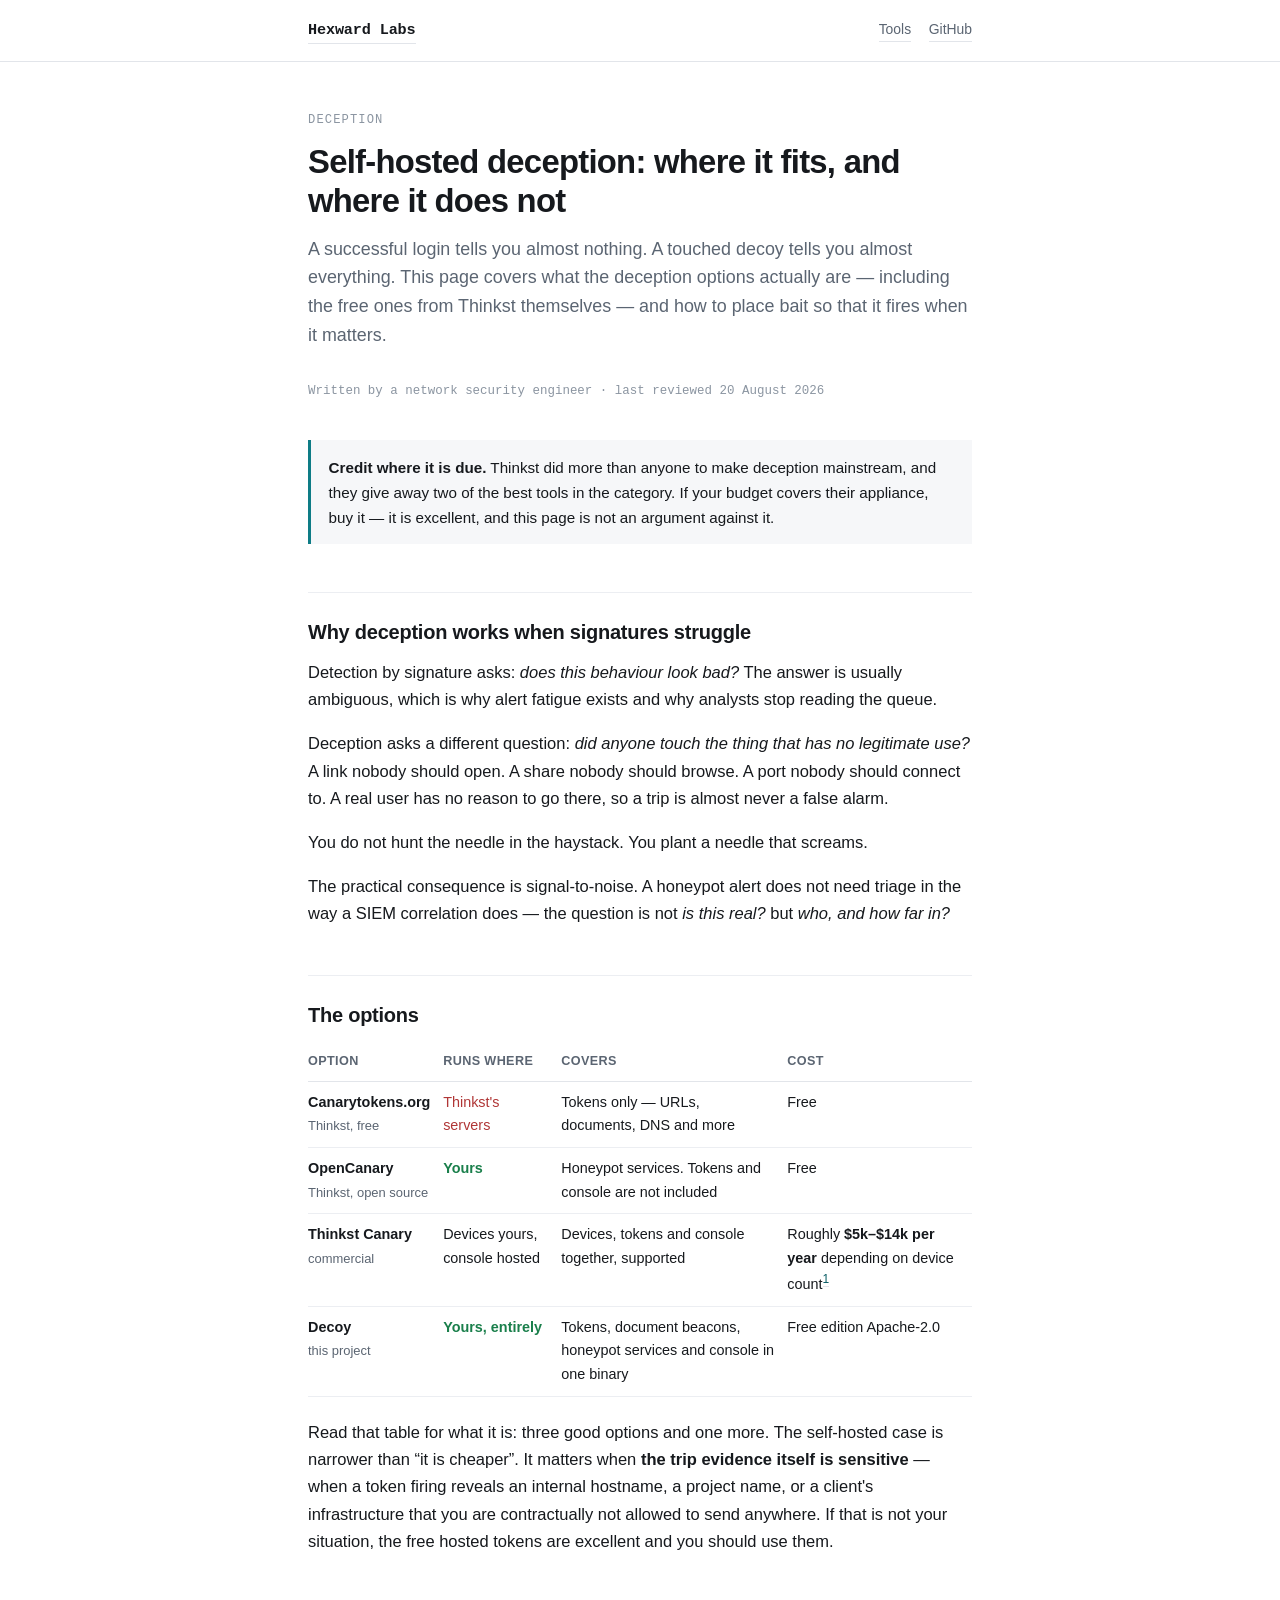
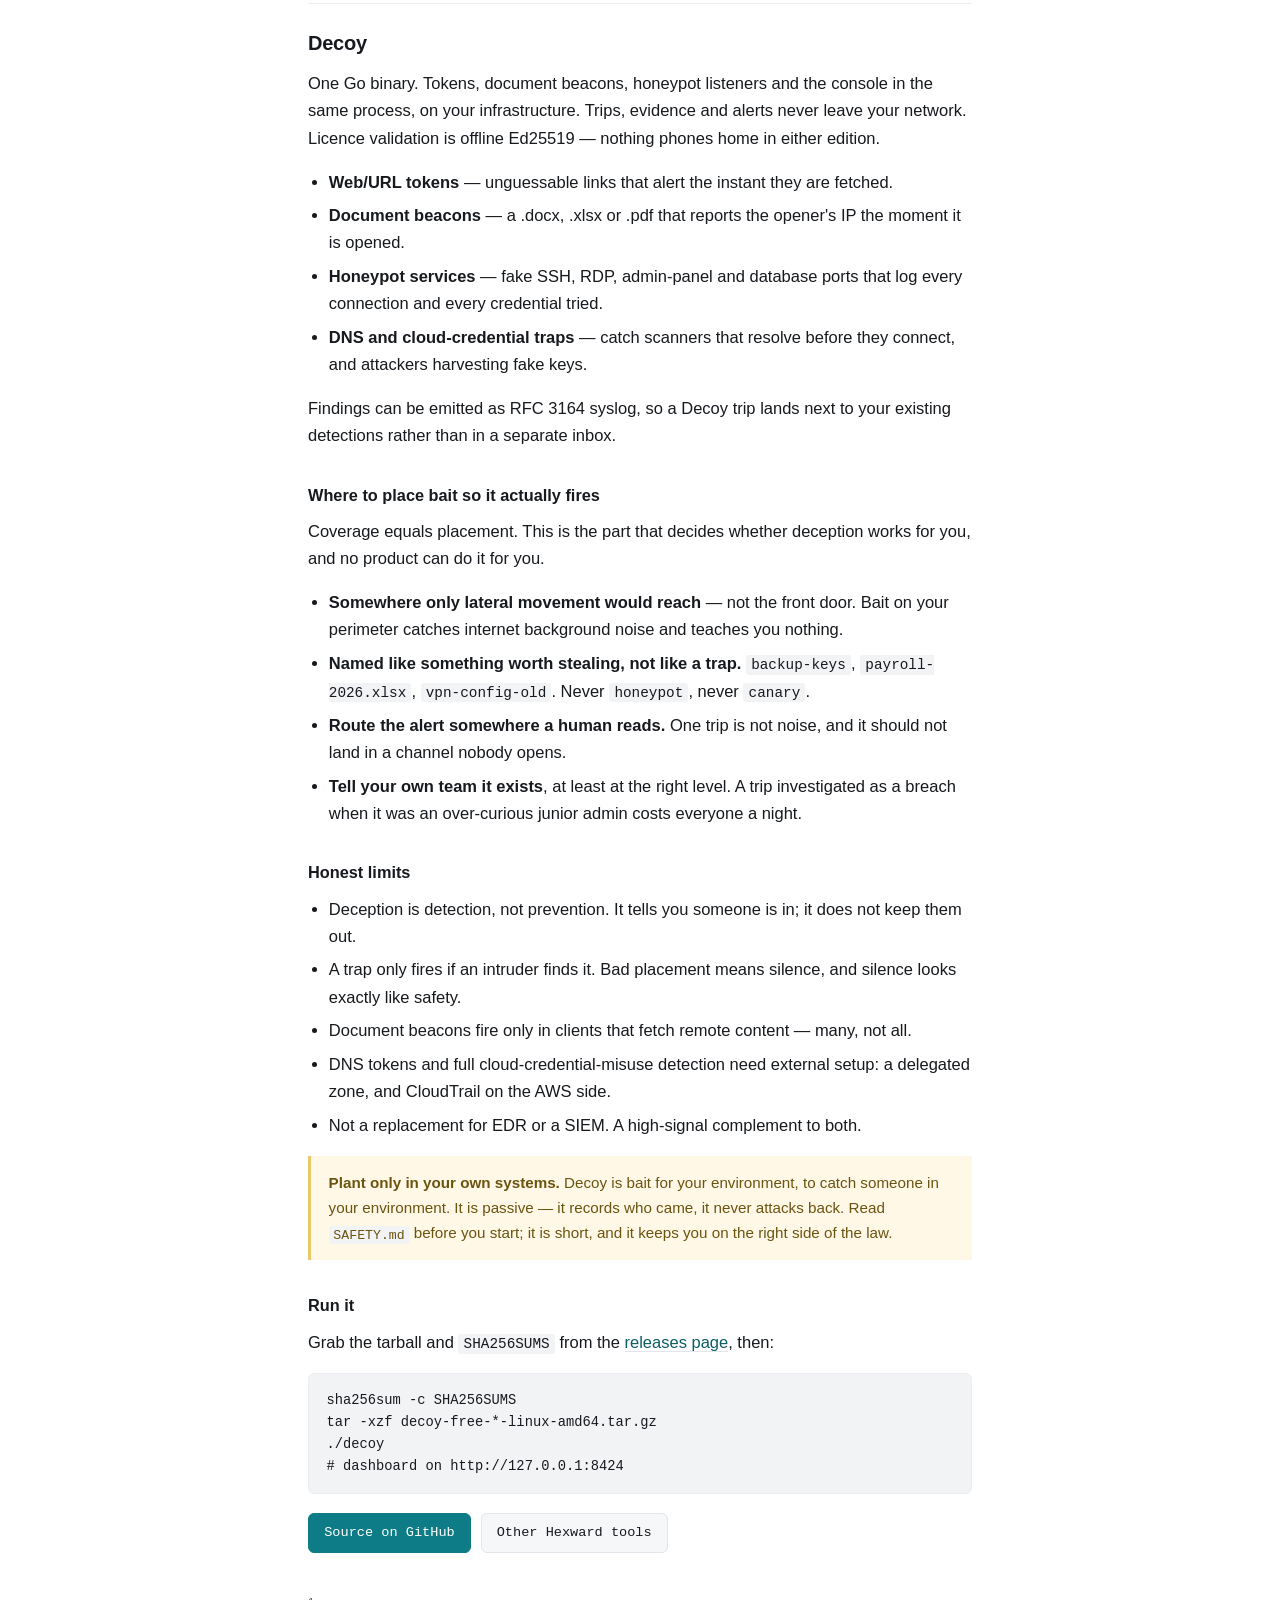
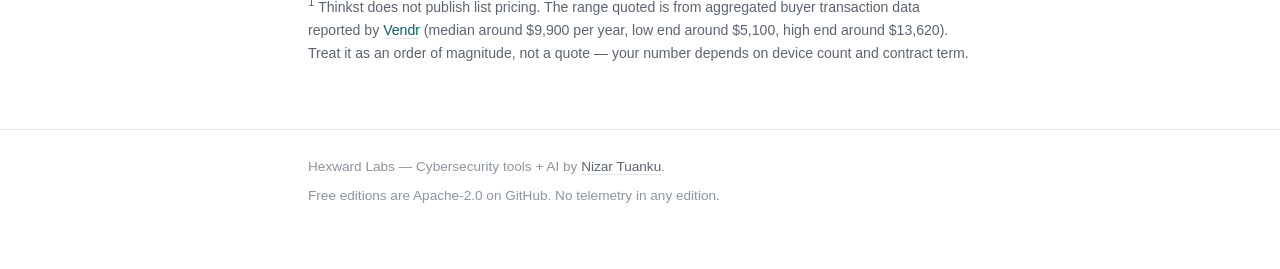
<file: thinkst-canary-alternative.html>
<!DOCTYPE html>
<html lang="en">
<head>
<meta charset="utf-8">
<meta name="viewport" content="width=device-width, initial-scale=1">
<title>Self-hosted alternative to Thinkst Canary — deception on your own infrastructure | Hexward Labs</title>
<meta name="description" content="An honest look at self-hosted deception: what Canarytokens, OpenCanary and Thinkst Canary each give you, where a self-hosted option fits, and how to place bait so it actually fires.">
<link rel="canonical" href="https://nizartuanku.github.io/thinkst-canary-alternative.html">
<link rel="stylesheet" href="style.css">
<meta property="og:title" content="Self-hosted alternative to Thinkst Canary">
<meta property="og:description" content="What deception buys you, what it does not, and where to place bait so it actually fires.">
<meta property="og:type" content="article">
</head>
<body>

<header class="top">
  <div class="wrap">
    <a class="brand" href="index.html">Hexward Labs</a>
    <nav>
      <a href="index.html">Tools</a>
      <a href="https://github.com/nizartuanku">GitHub</a>
    </nav>
  </div>
</header>

<main class="wrap">

  <p class="kicker">Deception</p>
  <h1>Self-hosted deception: where it fits, and where it does not</h1>

  <p class="lede">A successful login tells you almost nothing. A touched decoy tells you almost everything. This page covers what the deception options actually are — including the free ones from Thinkst themselves — and how to place bait so that it fires when it matters.</p>

  <p class="meta">Written by a network security engineer · last reviewed 20 August 2026</p>

  <div class="note">
    <p><strong>Credit where it is due.</strong> Thinkst did more than anyone to make deception mainstream, and they give away two of the best tools in the category. If your budget covers their appliance, buy it — it is excellent, and this page is not an argument against it.</p>
  </div>

  <h2>Why deception works when signatures struggle</h2>

  <p>Detection by signature asks: <em>does this behaviour look bad?</em> The answer is usually ambiguous, which is why alert fatigue exists and why analysts stop reading the queue.</p>

  <p>Deception asks a different question: <em>did anyone touch the thing that has no legitimate use?</em> A link nobody should open. A share nobody should browse. A port nobody should connect to. A real user has no reason to go there, so a trip is almost never a false alarm.</p>

  <p>You do not hunt the needle in the haystack. You plant a needle that screams.</p>

  <p>The practical consequence is signal-to-noise. A honeypot alert does not need triage in the way a SIEM correlation does — the question is not <em>is this real?</em> but <em>who, and how far in?</em></p>

  <h2>The options</h2>

  <div class="tablewrap">
  <table>
    <thead>
      <tr><th>Option</th><th>Runs where</th><th>Covers</th><th>Cost</th></tr>
    </thead>
    <tbody>
      <tr>
        <td><strong>Canarytokens.org</strong><br><span style="color:var(--fg-muted);font-size:.9em">Thinkst, free</span></td>
        <td class="n">Thinkst's servers</td>
        <td>Tokens only — URLs, documents, DNS and more</td>
        <td>Free</td>
      </tr>
      <tr>
        <td><strong>OpenCanary</strong><br><span style="color:var(--fg-muted);font-size:.9em">Thinkst, open source</span></td>
        <td class="y">Yours</td>
        <td>Honeypot services. Tokens and console are not included</td>
        <td>Free</td>
      </tr>
      <tr>
        <td><strong>Thinkst Canary</strong><br><span style="color:var(--fg-muted);font-size:.9em">commercial</span></td>
        <td>Devices yours, console hosted</td>
        <td>Devices, tokens and console together, supported</td>
        <td>Roughly <strong>$5k–$14k per year</strong> depending on device count<sup><a href="#note-price">1</a></sup></td>
      </tr>
      <tr>
        <td><strong>Decoy</strong><br><span style="color:var(--fg-muted);font-size:.9em">this project</span></td>
        <td class="y">Yours, entirely</td>
        <td>Tokens, document beacons, honeypot services and console in one binary</td>
        <td>Free edition Apache-2.0</td>
      </tr>
    </tbody>
  </table>
  </div>

  <p>Read that table for what it is: three good options and one more. The self-hosted case is narrower than “it is cheaper”. It matters when <strong>the trip evidence itself is sensitive</strong> — when a token firing reveals an internal hostname, a project name, or a client's infrastructure that you are contractually not allowed to send anywhere. If that is not your situation, the free hosted tokens are excellent and you should use them.</p>

  <h2>Decoy</h2>

  <p>One Go binary. Tokens, document beacons, honeypot listeners and the console in the same process, on your infrastructure. Trips, evidence and alerts never leave your network. Licence validation is offline Ed25519 — nothing phones home in either edition.</p>

  <ul>
    <li><strong>Web/URL tokens</strong> — unguessable links that alert the instant they are fetched.</li>
    <li><strong>Document beacons</strong> — a .docx, .xlsx or .pdf that reports the opener's IP the moment it is opened.</li>
    <li><strong>Honeypot services</strong> — fake SSH, RDP, admin-panel and database ports that log every connection and every credential tried.</li>
    <li><strong>DNS and cloud-credential traps</strong> — catch scanners that resolve before they connect, and attackers harvesting fake keys.</li>
  </ul>

  <p>Findings can be emitted as RFC 3164 syslog, so a Decoy trip lands next to your existing detections rather than in a separate inbox.</p>

  <h3>Where to place bait so it actually fires</h3>

  <p>Coverage equals placement. This is the part that decides whether deception works for you, and no product can do it for you.</p>

  <ul>
    <li><strong>Somewhere only lateral movement would reach</strong> — not the front door. Bait on your perimeter catches internet background noise and teaches you nothing.</li>
    <li><strong>Named like something worth stealing, not like a trap.</strong> <code>backup-keys</code>, <code>payroll-2026.xlsx</code>, <code>vpn-config-old</code>. Never <code>honeypot</code>, never <code>canary</code>.</li>
    <li><strong>Route the alert somewhere a human reads.</strong> One trip is not noise, and it should not land in a channel nobody opens.</li>
    <li><strong>Tell your own team it exists</strong>, at least at the right level. A trip investigated as a breach when it was an over-curious junior admin costs everyone a night.</li>
  </ul>

  <h3>Honest limits</h3>
  <ul>
    <li>Deception is detection, not prevention. It tells you someone is in; it does not keep them out.</li>
    <li>A trap only fires if an intruder finds it. Bad placement means silence, and silence looks exactly like safety.</li>
    <li>Document beacons fire only in clients that fetch remote content — many, not all.</li>
    <li>DNS tokens and full cloud-credential-misuse detection need external setup: a delegated zone, and CloudTrail on the AWS side.</li>
    <li>Not a replacement for EDR or a SIEM. A high-signal complement to both.</li>
  </ul>

  <div class="warn">
    <p><strong>Plant only in your own systems.</strong> Decoy is bait for your environment, to catch someone in your environment. It is passive — it records who came, it never attacks back. Read <code>SAFETY.md</code> before you start; it is short, and it keeps you on the right side of the law.</p>
  </div>

  <h3>Run it</h3>

  <p>Grab the tarball and <code>SHA256SUMS</code> from the <a href="https://github.com/nizartuanku/decoy/releases">releases page</a>, then:</p>

  <pre><code>sha256sum -c SHA256SUMS
tar -xzf decoy-free-*-linux-amd64.tar.gz
./decoy
# dashboard on http://127.0.0.1:8424</code></pre>

  <div class="actions">
    <a class="btn primary" href="https://github.com/nizartuanku/decoy">Source on GitHub</a>
    <a class="btn" href="index.html">Other Hexward tools</a>
  </div>

  <p id="note-price" style="font-size:.88rem;color:var(--fg-muted);margin-top:2.4rem">
    <sup>1</sup> Thinkst does not publish list pricing. The range quoted is from aggregated buyer transaction data reported by <a href="https://www.vendr.com/marketplace/thinkst-canary">Vendr</a> (median around $9,900 per year, low end around $5,100, high end around $13,620). Treat it as an order of magnitude, not a quote — your number depends on device count and contract term.
  </p>

</main>

<footer class="bottom">
  <div class="wrap">
    <p>Hexward Labs — Cybersecurity tools + AI by <a href="https://github.com/nizartuanku">Nizar Tuanku</a>.</p>
    <p>Free editions are Apache-2.0 on GitHub. No telemetry in any edition.</p>
  </div>
</footer>

</body>
</html>
</file>
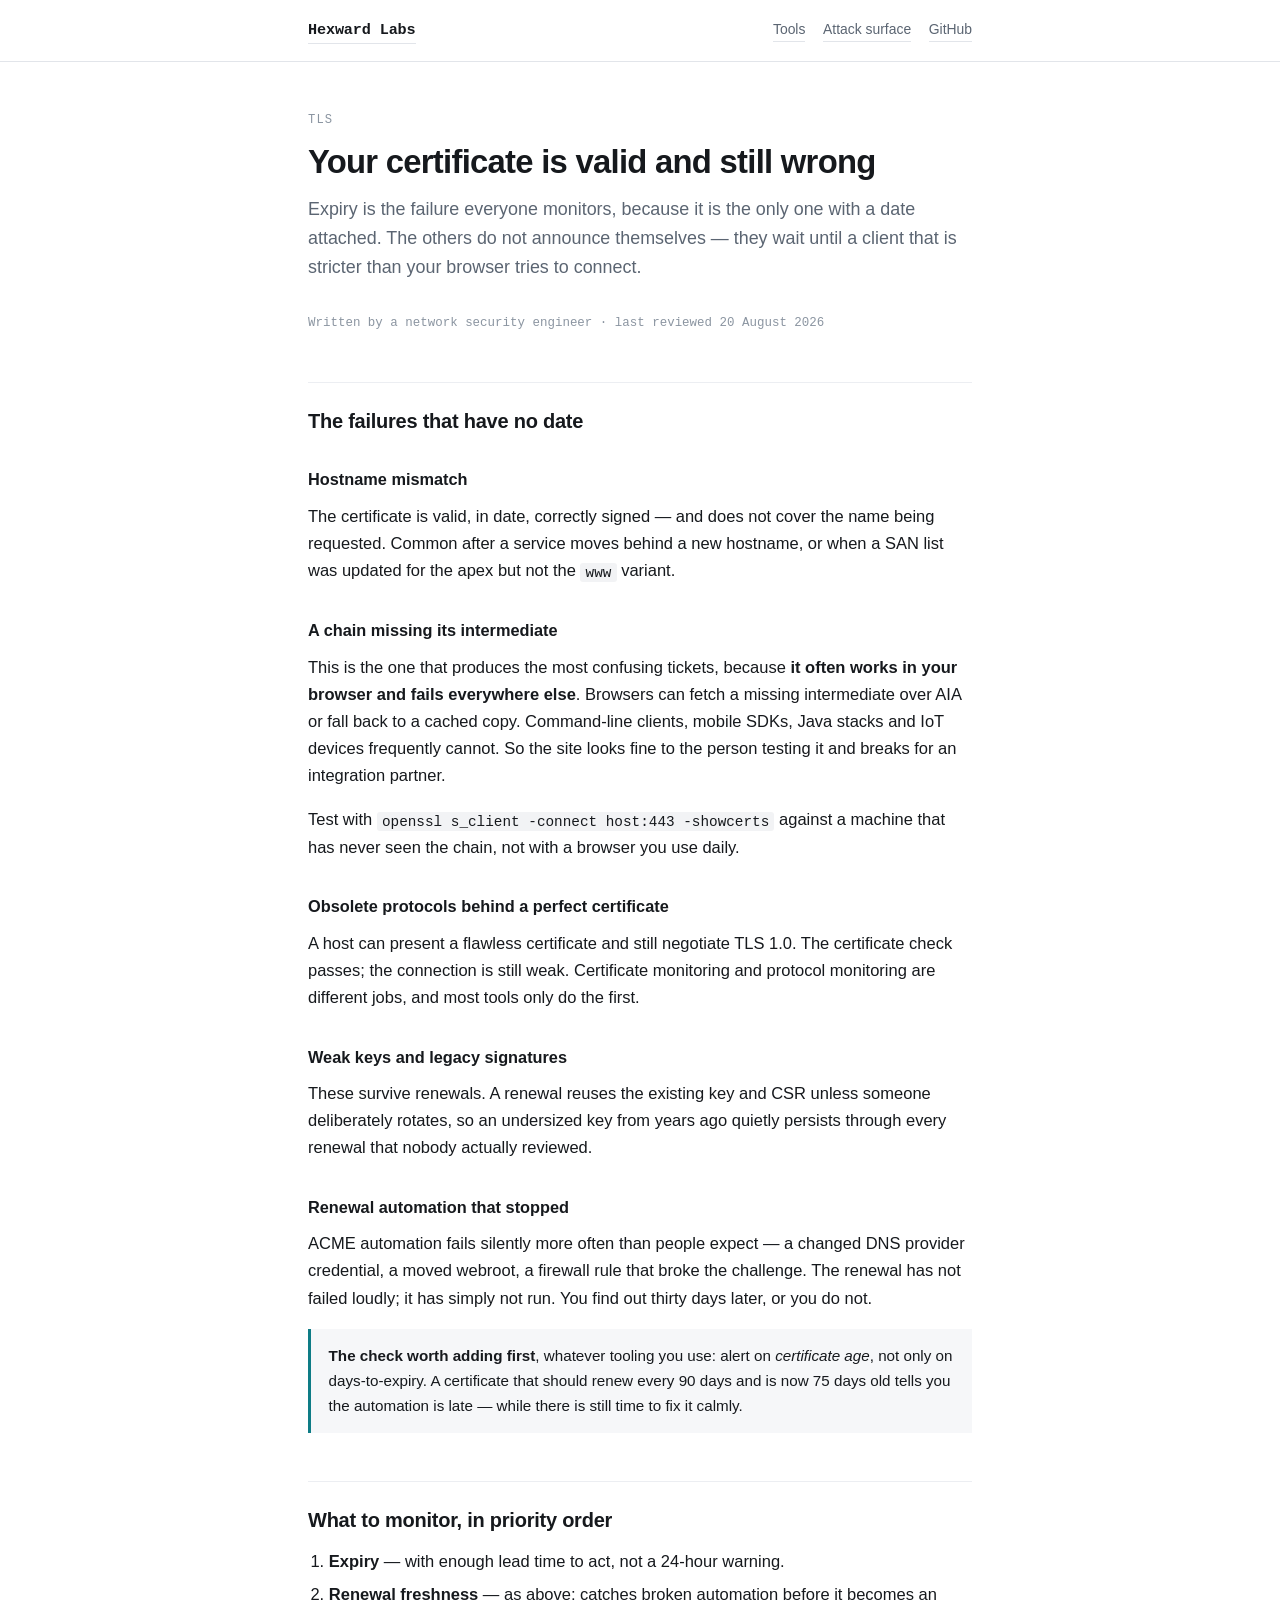
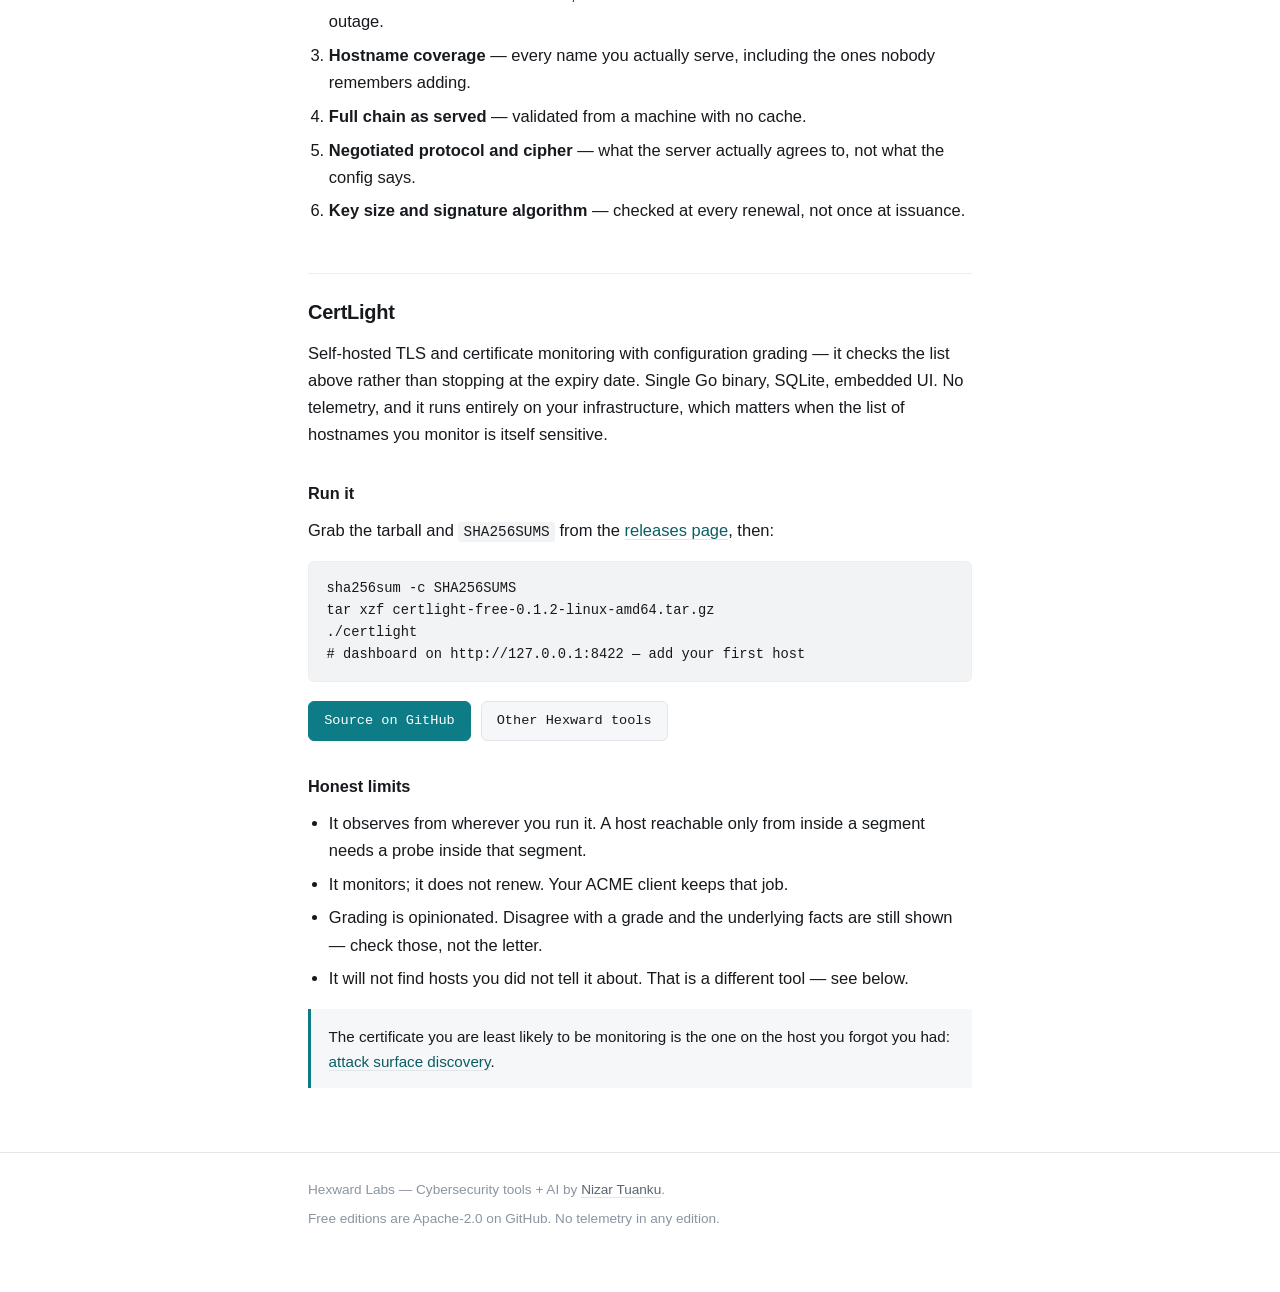
<file: tls-certificate-monitoring.html>
<!DOCTYPE html>
<html lang="en">
<head>
<meta charset="utf-8">
<meta name="viewport" content="width=device-width, initial-scale=1">
<title>TLS certificate monitoring beyond expiry — self-hosted | Hexward Labs</title>
<meta name="description" content="Expiry is the only certificate failure with a date attached, so it is the only one most monitoring catches. Hostname mismatch, missing intermediates, weak keys and legacy protocol acceptance are the quiet ones.">
<link rel="canonical" href="https://nizartuanku.github.io/tls-certificate-monitoring.html">
<link rel="stylesheet" href="style.css">
<meta property="og:title" content="TLS certificate monitoring beyond expiry">
<meta property="og:description" content="Your certificate is valid and still wrong. 'Not expired' is the lowest bar it can clear.">
<meta property="og:type" content="article">
</head>
<body>

<header class="top">
  <div class="wrap">
    <a class="brand" href="index.html">Hexward Labs</a>
    <nav>
      <a href="index.html">Tools</a>
      <a href="attack-surface-discovery.html">Attack surface</a>
      <a href="https://github.com/nizartuanku">GitHub</a>
    </nav>
  </div>
</header>

<main class="wrap">

  <p class="kicker">TLS</p>
  <h1>Your certificate is valid and still wrong</h1>

  <p class="lede">Expiry is the failure everyone monitors, because it is the only one with a date attached. The others do not announce themselves — they wait until a client that is stricter than your browser tries to connect.</p>

  <p class="meta">Written by a network security engineer · last reviewed 20 August 2026</p>

  <h2>The failures that have no date</h2>

  <h3>Hostname mismatch</h3>
  <p>The certificate is valid, in date, correctly signed — and does not cover the name being requested. Common after a service moves behind a new hostname, or when a SAN list was updated for the apex but not the <code>www</code> variant.</p>

  <h3>A chain missing its intermediate</h3>
  <p>This is the one that produces the most confusing tickets, because <strong>it often works in your browser and fails everywhere else</strong>. Browsers can fetch a missing intermediate over AIA or fall back to a cached copy. Command-line clients, mobile SDKs, Java stacks and IoT devices frequently cannot. So the site looks fine to the person testing it and breaks for an integration partner.</p>
  <p>Test with <code>openssl s_client -connect host:443 -showcerts</code> against a machine that has never seen the chain, not with a browser you use daily.</p>

  <h3>Obsolete protocols behind a perfect certificate</h3>
  <p>A host can present a flawless certificate and still negotiate TLS 1.0. The certificate check passes; the connection is still weak. Certificate monitoring and protocol monitoring are different jobs, and most tools only do the first.</p>

  <h3>Weak keys and legacy signatures</h3>
  <p>These survive renewals. A renewal reuses the existing key and CSR unless someone deliberately rotates, so an undersized key from years ago quietly persists through every renewal that nobody actually reviewed.</p>

  <h3>Renewal automation that stopped</h3>
  <p>ACME automation fails silently more often than people expect — a changed DNS provider credential, a moved webroot, a firewall rule that broke the challenge. The renewal has not failed loudly; it has simply not run. You find out thirty days later, or you do not.</p>

  <div class="note">
    <p><strong>The check worth adding first</strong>, whatever tooling you use: alert on <em>certificate age</em>, not only on days-to-expiry. A certificate that should renew every 90 days and is now 75 days old tells you the automation is late — while there is still time to fix it calmly.</p>
  </div>

  <h2>What to monitor, in priority order</h2>

  <ol>
    <li><strong>Expiry</strong> — with enough lead time to act, not a 24-hour warning.</li>
    <li><strong>Renewal freshness</strong> — as above; catches broken automation before it becomes an outage.</li>
    <li><strong>Hostname coverage</strong> — every name you actually serve, including the ones nobody remembers adding.</li>
    <li><strong>Full chain as served</strong> — validated from a machine with no cache.</li>
    <li><strong>Negotiated protocol and cipher</strong> — what the server actually agrees to, not what the config says.</li>
    <li><strong>Key size and signature algorithm</strong> — checked at every renewal, not once at issuance.</li>
  </ol>

  <h2>CertLight</h2>

  <p>Self-hosted TLS and certificate monitoring with configuration grading — it checks the list above rather than stopping at the expiry date. Single Go binary, SQLite, embedded UI. No telemetry, and it runs entirely on your infrastructure, which matters when the list of hostnames you monitor is itself sensitive.</p>

  <h3>Run it</h3>

  <p>Grab the tarball and <code>SHA256SUMS</code> from the <a href="https://github.com/nizartuanku/certlight/releases">releases page</a>, then:</p>

  <pre><code>sha256sum -c SHA256SUMS
tar xzf certlight-free-0.1.2-linux-amd64.tar.gz
./certlight
# dashboard on http://127.0.0.1:8422 — add your first host</code></pre>

  <div class="actions">
    <a class="btn primary" href="https://github.com/nizartuanku/certlight">Source on GitHub</a>
    <a class="btn" href="index.html">Other Hexward tools</a>
  </div>

  <h3>Honest limits</h3>
  <ul>
    <li>It observes from wherever you run it. A host reachable only from inside a segment needs a probe inside that segment.</li>
    <li>It monitors; it does not renew. Your ACME client keeps that job.</li>
    <li>Grading is opinionated. Disagree with a grade and the underlying facts are still shown — check those, not the letter.</li>
    <li>It will not find hosts you did not tell it about. That is a different tool — see below.</li>
  </ul>

  <div class="note">
    <p>The certificate you are least likely to be monitoring is the one on the host you forgot you had: <a href="attack-surface-discovery.html">attack surface discovery</a>.</p>
  </div>

</main>

<footer class="bottom">
  <div class="wrap">
    <p>Hexward Labs — Cybersecurity tools + AI by <a href="https://github.com/nizartuanku">Nizar Tuanku</a>.</p>
    <p>Free editions are Apache-2.0 on GitHub. No telemetry in any edition.</p>
  </div>
</footer>

</body>
</html>
</file>
<file: style.css>
/* Hexward Labs — nizartuanku.github.io
   Plain CSS, no build step, no external requests. */

:root {
  --bg:        #ffffff;
  --bg-alt:    #f6f7f9;
  --bg-code:   #f2f3f5;
  --fg:        #16191d;
  --fg-muted:  #5b6572;
  --fg-faint:  #8b95a1;
  --rule:      #e2e5ea;
  --rule-soft: #eceef2;
  --accent:    #0e7c86;
  --accent-fg: #0a5d65;
  --warn-bg:   #fff8e6;
  --warn-rule: #e8c96a;
  --warn-fg:   #6b5310;
  --ok:        #1a7f4b;
  --no:        #b03636;
  --mono: ui-monospace, SFMono-Regular, "SF Mono", Menlo, Consolas, "Liberation Mono", monospace;
  --sans: -apple-system, BlinkMacSystemFont, "Segoe UI", Roboto, "Helvetica Neue", Arial, sans-serif;
}

@media (prefers-color-scheme: dark) {
  :root {
    --bg:        #0f1214;
    --bg-alt:    #161a1d;
    --bg-code:   #1a1f23;
    --fg:        #e6e9ec;
    --fg-muted:  #9aa4b0;
    --fg-faint:  #6f7984;
    --rule:      #262c31;
    --rule-soft: #1e2429;
    --accent:    #3fb6c0;
    --accent-fg: #5fcdd6;
    --warn-bg:   #241f10;
    --warn-rule: #6b5a20;
    --warn-fg:   #e0c877;
    --ok:        #4cc088;
    --no:        #e07070;
  }
}

* { box-sizing: border-box; }

html { -webkit-text-size-adjust: 100%; }

body {
  margin: 0;
  background: var(--bg);
  color: var(--fg);
  font-family: var(--sans);
  font-size: 16.5px;
  line-height: 1.65;
  -webkit-font-smoothing: antialiased;
}

.wrap {
  max-width: 44rem;
  margin: 0 auto;
  padding: 0 1.25rem;
}

/* ---- masthead ---- */

header.top {
  border-bottom: 1px solid var(--rule);
  padding: 1.1rem 0;
  margin-bottom: 3rem;
  background: var(--bg);
}
header.top .wrap {
  display: flex;
  align-items: baseline;
  gap: 1.25rem;
  flex-wrap: wrap;
}
header.top .brand {
  font-family: var(--mono);
  font-weight: 600;
  font-size: 0.95rem;
  letter-spacing: -0.01em;
  color: var(--fg);
  text-decoration: none;
}
header.top nav {
  margin-left: auto;
  display: flex;
  gap: 1.1rem;
  font-size: 0.87rem;
}
header.top nav a { color: var(--fg-muted); text-decoration: none; }
header.top nav a:hover { color: var(--accent-fg); }

/* ---- type ---- */

h1 {
  font-size: 2.05rem;
  line-height: 1.2;
  letter-spacing: -0.022em;
  margin: 0 0 0.9rem;
  font-weight: 680;
}
h2 {
  font-size: 1.25rem;
  line-height: 1.3;
  letter-spacing: -0.012em;
  margin: 3rem 0 0.9rem;
  padding-top: 1.6rem;
  border-top: 1px solid var(--rule-soft);
  font-weight: 650;
}
h3 {
  font-size: 1.02rem;
  margin: 2rem 0 0.6rem;
  font-weight: 650;
}
p { margin: 0 0 1.05rem; }

.lede {
  font-size: 1.12rem;
  color: var(--fg-muted);
  margin-bottom: 2rem;
  line-height: 1.6;
}

.kicker {
  font-family: var(--mono);
  font-size: 0.76rem;
  letter-spacing: 0.09em;
  text-transform: uppercase;
  color: var(--fg-faint);
  margin: 0 0 0.7rem;
}

a { color: var(--accent-fg); text-decoration: none; border-bottom: 1px solid var(--rule); }
a:hover { border-bottom-color: var(--accent); }

strong { font-weight: 640; }

ul, ol { margin: 0 0 1.05rem; padding-left: 1.3rem; }
li { margin-bottom: 0.4rem; }

/* ---- code ---- */

code {
  font-family: var(--mono);
  font-size: 0.87em;
  background: var(--bg-code);
  padding: 0.12em 0.36em;
  border-radius: 3px;
}
pre {
  background: var(--bg-code);
  border: 1px solid var(--rule-soft);
  border-radius: 6px;
  padding: 0.95rem 1.1rem;
  overflow-x: auto;
  font-size: 0.86rem;
  line-height: 1.6;
  margin: 0 0 1.2rem;
}
pre code { background: none; padding: 0; font-size: inherit; }

/* ---- tables ---- */

.tablewrap { overflow-x: auto; margin: 0 0 1.4rem; }
table {
  border-collapse: collapse;
  width: 100%;
  font-size: 0.9rem;
}
th, td {
  text-align: left;
  padding: 0.55rem 0.8rem 0.55rem 0;
  border-bottom: 1px solid var(--rule-soft);
  vertical-align: top;
}
th {
  font-weight: 620;
  color: var(--fg-muted);
  font-size: 0.79rem;
  letter-spacing: 0.03em;
  text-transform: uppercase;
  border-bottom-color: var(--rule);
}
td.y { color: var(--ok); font-weight: 600; }
td.n { color: var(--no); }

/* ---- callouts ---- */

.note {
  background: var(--bg-alt);
  border-left: 3px solid var(--accent);
  padding: 0.9rem 1.1rem;
  margin: 0 0 1.4rem;
  font-size: 0.95rem;
}
.note p:last-child { margin-bottom: 0; }

.warn {
  background: var(--warn-bg);
  border-left: 3px solid var(--warn-rule);
  color: var(--warn-fg);
  padding: 0.9rem 1.1rem;
  margin: 0 0 1.4rem;
  font-size: 0.95rem;
}
.warn p:last-child { margin-bottom: 0; }
.warn strong { color: inherit; }

/* ---- cards ---- */

.cards {
  display: grid;
  grid-template-columns: repeat(auto-fill, minmax(15rem, 1fr));
  gap: 0.9rem;
  margin: 0 0 1.6rem;
}
.card {
  border: 1px solid var(--rule);
  border-radius: 7px;
  padding: 1rem 1.05rem;
  background: var(--bg);
}
.card h3 {
  margin: 0 0 0.3rem;
  font-family: var(--mono);
  font-size: 0.95rem;
  letter-spacing: -0.01em;
}
.card h3 a { border: none; }
.card p {
  margin: 0;
  font-size: 0.88rem;
  color: var(--fg-muted);
  line-height: 1.55;
}

/* ---- buttons ---- */

.actions { display: flex; flex-wrap: wrap; gap: 0.6rem; margin: 0 0 1.6rem; }
.btn {
  display: inline-block;
  font-family: var(--mono);
  font-size: 0.85rem;
  padding: 0.5rem 0.95rem;
  border: 1px solid var(--rule);
  border-radius: 6px;
  color: var(--fg);
  text-decoration: none;
  background: var(--bg-alt);
}
.btn:hover { border-color: var(--accent); color: var(--accent-fg); }
.btn.primary {
  background: var(--accent);
  border-color: var(--accent);
  color: #fff;
}
.btn.primary:hover { opacity: 0.9; color: #fff; }

/* ---- footer ---- */

footer.bottom {
  margin-top: 4rem;
  border-top: 1px solid var(--rule);
  padding: 1.6rem 0 3rem;
  font-size: 0.85rem;
  color: var(--fg-faint);
}
footer.bottom a { color: var(--fg-muted); }
footer.bottom p { margin: 0 0 0.4rem; }

/* ---- misc ---- */

.meta {
  font-family: var(--mono);
  font-size: 0.78rem;
  color: var(--fg-faint);
  margin: 0 0 2.4rem;
}
hr {
  border: none;
  border-top: 1px solid var(--rule-soft);
  margin: 2.4rem 0;
}
main { padding-bottom: 1rem; }

@media (max-width: 34rem) {
  body { font-size: 16px; }
  h1 { font-size: 1.7rem; }
  header.top nav { width: 100%; margin-left: 0; }
}
</file>
